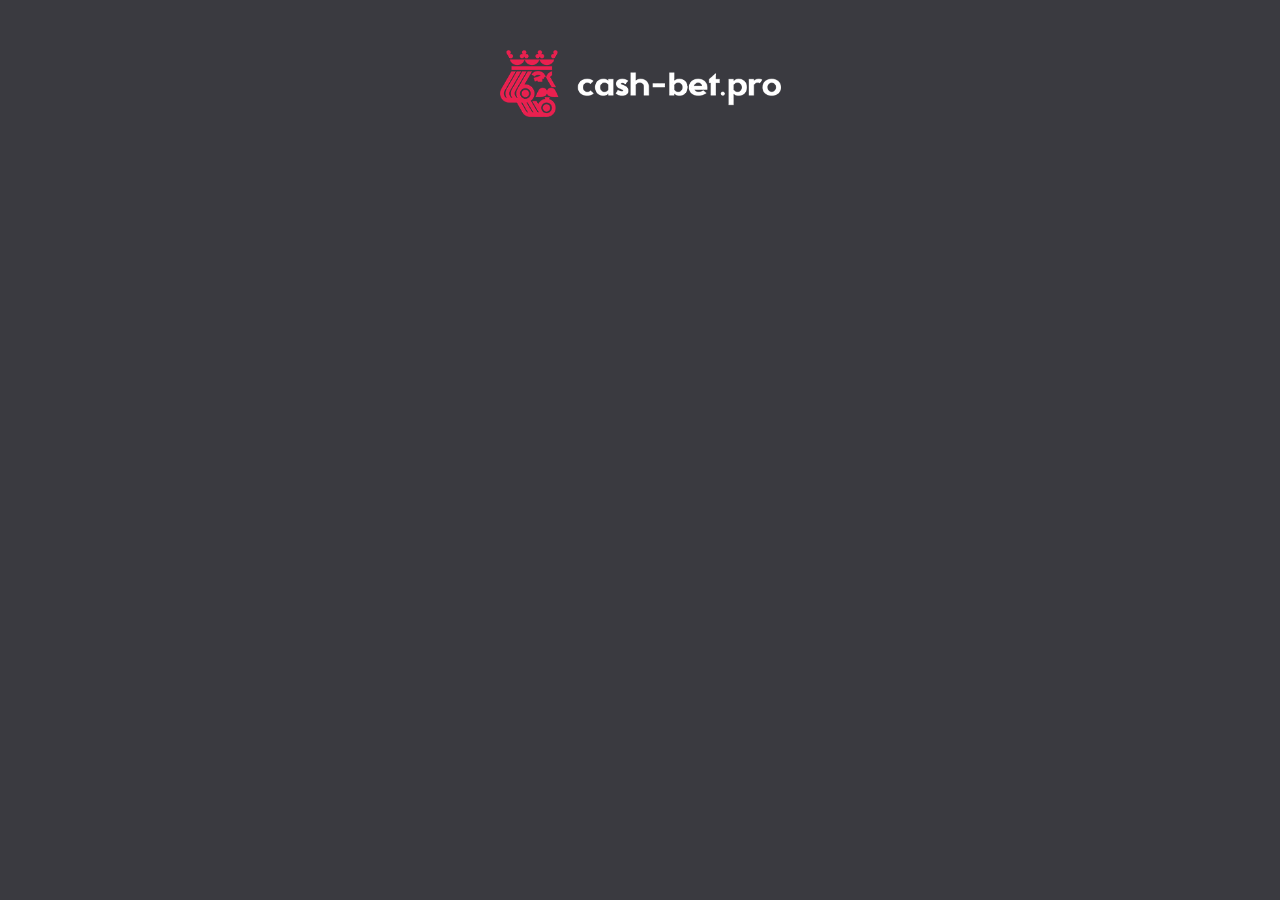
<file: cookie.html>
<!DOCTYPE html>
<html lang="ru">

<head>
    <title>Cash-bet-pro.com</title>
    <meta charset="utf-8">
    <meta name="viewport" content="width=device-width, initial-scale=1.0">
    <meta http-equiv="X-UA-Compatible" content="ie=edge">
    <meta name="apple-mobile-web-app-capable" content="yes">
    <meta name="apple-mobile-web-app-status-bar-style" content="black-translucent">
    <link rel="preconnect" href="https://fonts.googleapis.com">
    <link rel="preconnect" href="https://fonts.gstatic.com" crossorigin>
    <link href="https://fonts.googleapis.com/css2?family=Montserrat:wght@400;500;600;700;800&amp;display=swap" rel="stylesheet">
    <link rel="icon" type="image/png" href="assets/images/favicon.png">
    <link rel="stylesheet" href="assets/styles/index.css"><!-- Yandex.Metrika counter-->
    <script type="text/javascript">
        (function(m, e, t, r, i, k, a) {
            m[i] = m[i] || function() {
                (m[i].a = m[i].a || []).push(arguments)
            };
            m[i].l = 1 * new Date();
            k = e.createElement(t), a = e.getElementsByTagName(t)[0], k.async = 1, k.src = r, a.parentNode.insertBefore(k, a)
        })
        (window, document, "script", "https://mc.yandex.ru/metrika/tag.js", "ym");
        ym(85040194, "init", {
            clickmap: true,
            trackLinks: true,
            accurateTrackBounce: true,
            webvisor: true
        });
    </script><noscript>
        <div><img src="https://mc.yandex.ru/watch/85040194" style="position:absolute; left:-9999px;" alt="" /></div>
    </noscript><!-- /Yandex.Metrika counter-->
</head>

<body>
    <div class="preloader">
        <div class="preloader__row">
            <div class="preloader__item"></div>
            <div class="preloader__item"></div>
        </div>
    </div>
    <div class="_content"><a class="logo" href="index.html"><img class="logo__img" src="assets/images/logo.png" alt="" /></a></div>
    <script src="assets/scripts/libs/jquery-3.5.1.min.js"></script>
    <script src="assets/scripts/index.js"></script>
</body>

</html>
</file>
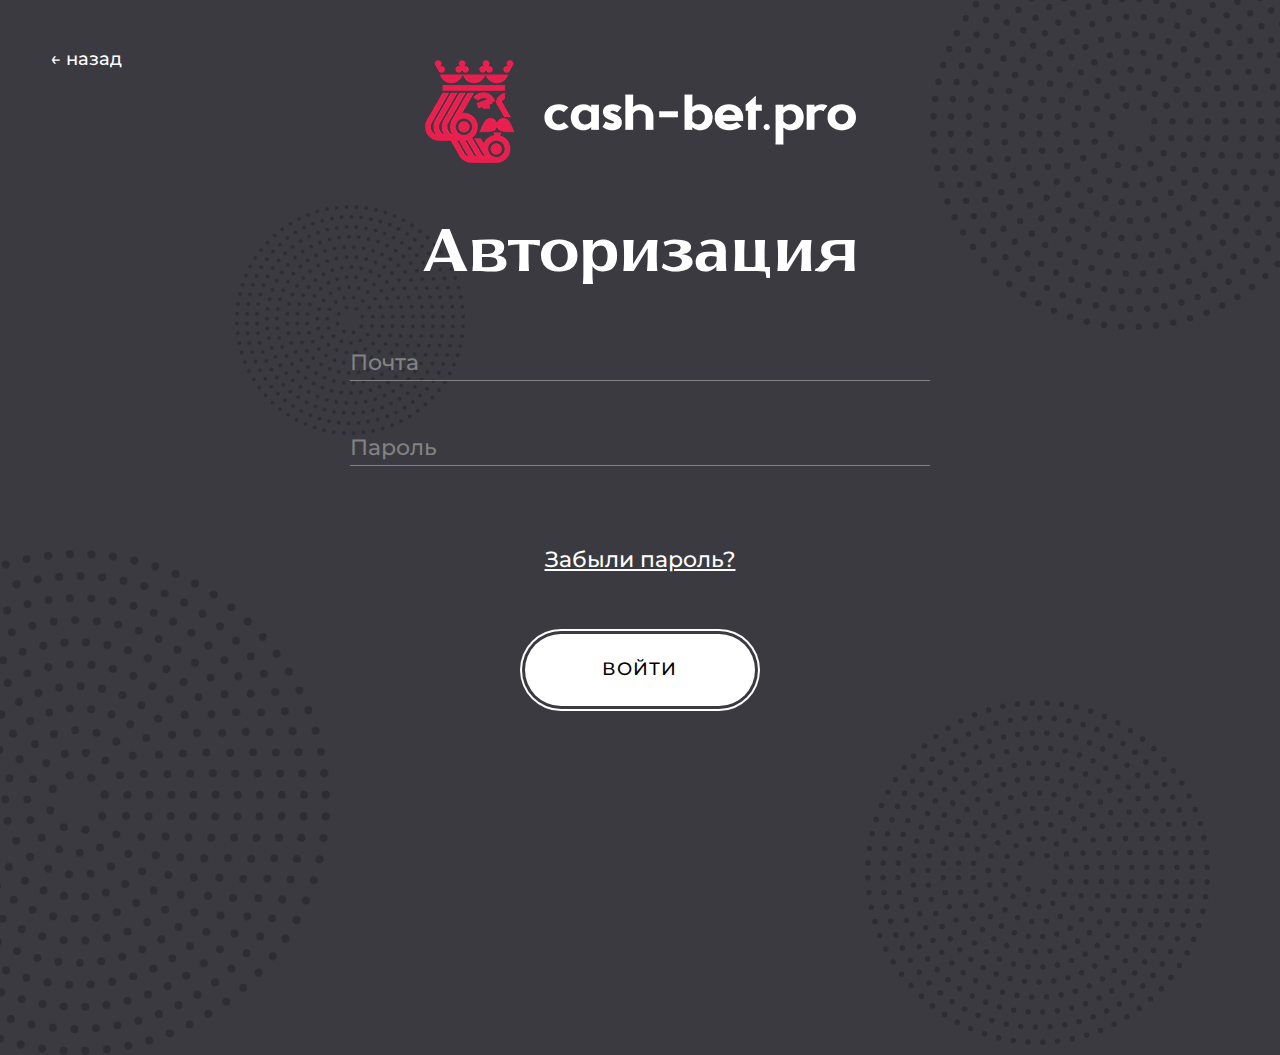
<file: login.html>
<!DOCTYPE html>
<html lang="ru">

<head>
    <title>Cash-bet-pro.com</title>
    <meta charset="utf-8">
    <meta name="viewport" content="width=device-width, initial-scale=1.0">
    <meta http-equiv="X-UA-Compatible" content="ie=edge">
    <meta name="apple-mobile-web-app-capable" content="yes">
    <meta name="apple-mobile-web-app-status-bar-style" content="black-translucent">
    <link rel="preconnect" href="https://fonts.googleapis.com">
    <link rel="preconnect" href="https://fonts.gstatic.com" crossorigin>
    <link href="https://fonts.googleapis.com/css2?family=Montserrat:wght@400;500;600;700;800&amp;display=swap" rel="stylesheet">
    <link rel="icon" type="image/png" href="assets/images/favicon.png">
    <link rel="stylesheet" href="assets/styles/index.css"><!-- Yandex.Metrika counter-->
    <script type="text/javascript">
        (function(m, e, t, r, i, k, a) {
            m[i] = m[i] || function() {
                (m[i].a = m[i].a || []).push(arguments)
            };
            m[i].l = 1 * new Date();
            k = e.createElement(t), a = e.getElementsByTagName(t)[0], k.async = 1, k.src = r, a.parentNode.insertBefore(k, a)
        })
        (window, document, "script", "https://mc.yandex.ru/metrika/tag.js", "ym");
        ym(85040194, "init", {
            clickmap: true,
            trackLinks: true,
            accurateTrackBounce: true,
            webvisor: true
        });
    </script><noscript>
        <div><img src="https://mc.yandex.ru/watch/85040194" style="position:absolute; left:-9999px;" alt="" /></div>
    </noscript><!-- /Yandex.Metrika counter-->
</head>

<body>
    <div class="preloader">
        <div class="preloader__row">
            <div class="preloader__item"></div>
            <div class="preloader__item"></div>
        </div>
    </div>
    <div class="wrap">
        <div class="login"><a class="logo login__logo" href="index.html"><img class="logo__img" src="assets/images/logo.png" alt="" /></a>
            <h2 class="login__title">Авторизация</h2>
            <form class="login__form" action="" method="post">
                <div class="login__field"><input class="login__input" type="text" name="email" placeholder=" " /><label class="login__label">Почта</label></div>
                <div class="login__field"><input class="login__input" type="password" name="password" placeholder=" " /><label class="login__label">Пароль</label></div><a class="login__recovery" href="">Забыли пароль?</a><button class="login__btn" type="button">войти</button>
            </form>
            <div class="recovery">
                <div class="recovery__container">
                    <h2 class="recovery__title">Введите логин или email</h2>
                    <form class="recovery__form" action="" method="post"><input class="recovery__input" type="text" name="login" placeholder="Логин или Email" /><button class="recovery__btn" type="submit">Восстановить</button></form>
                </div>
            </div>
        </div><a class="to-home" href="index.html">&#8592; назад</a><img class="circle-10" src="assets/images/circles/5.png" alt=""><img class="circle-11" src="assets/images/circles/5.png" alt=""><img class="circle-12" src="assets/images/circles/5.png" alt=""><img class="circle-13" src="assets/images/circles/5.png" alt="">
    </div>
    <script src="assets/scripts/libs/jquery-3.5.1.min.js"></script>
    <script src="assets/scripts/index.js"></script>
</body>

</html>
</file>
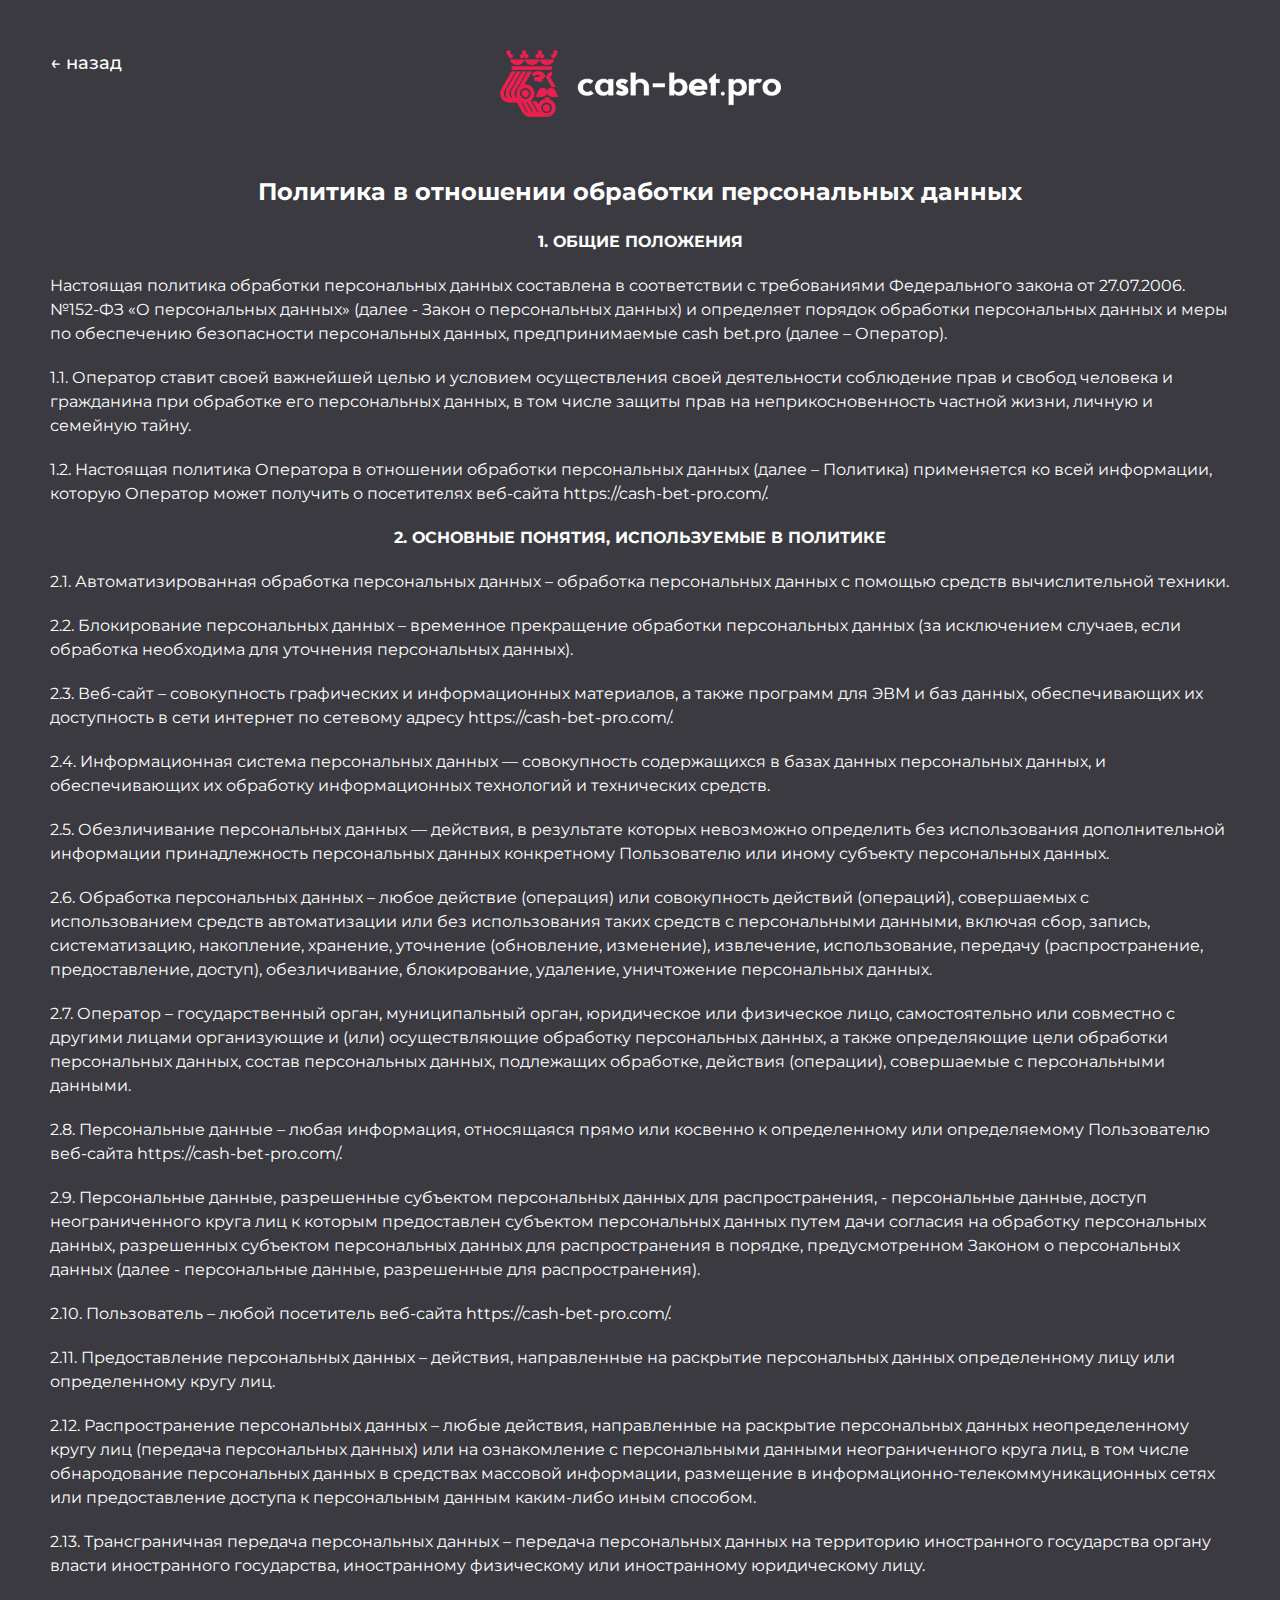
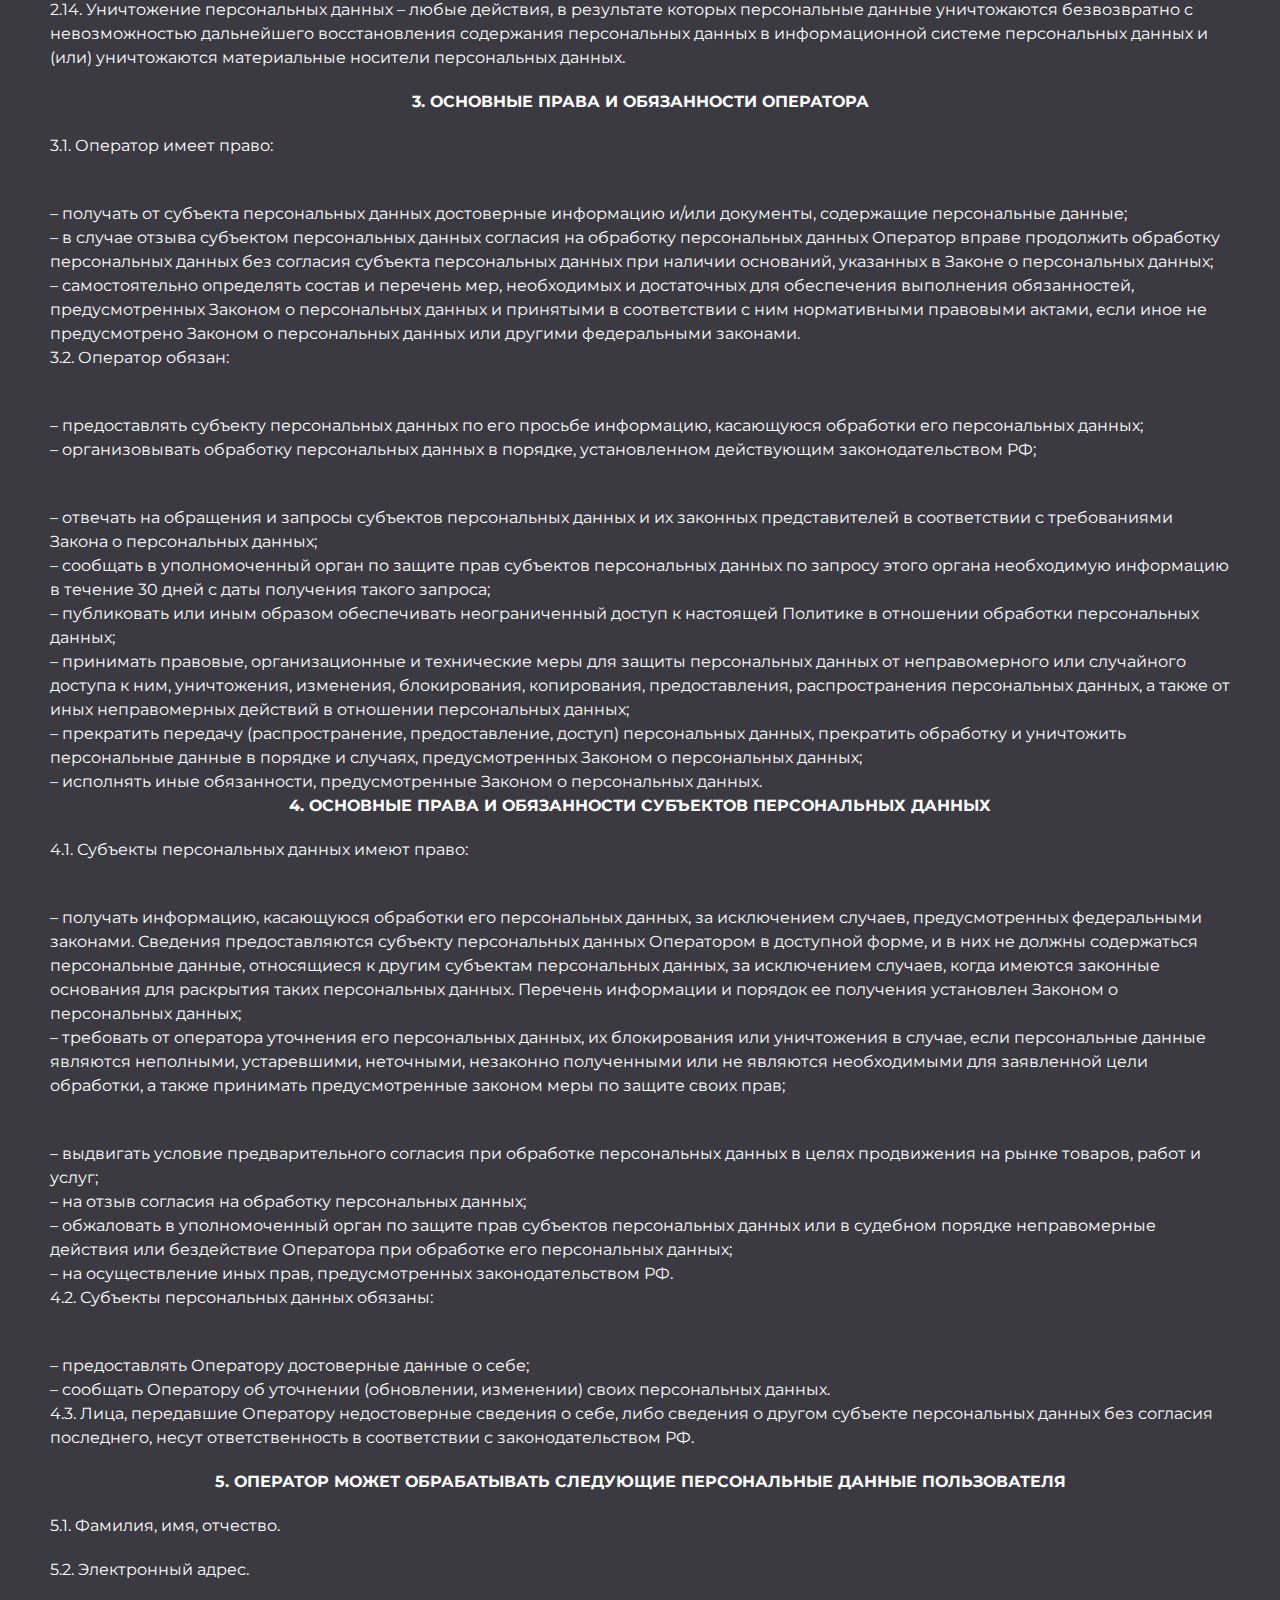
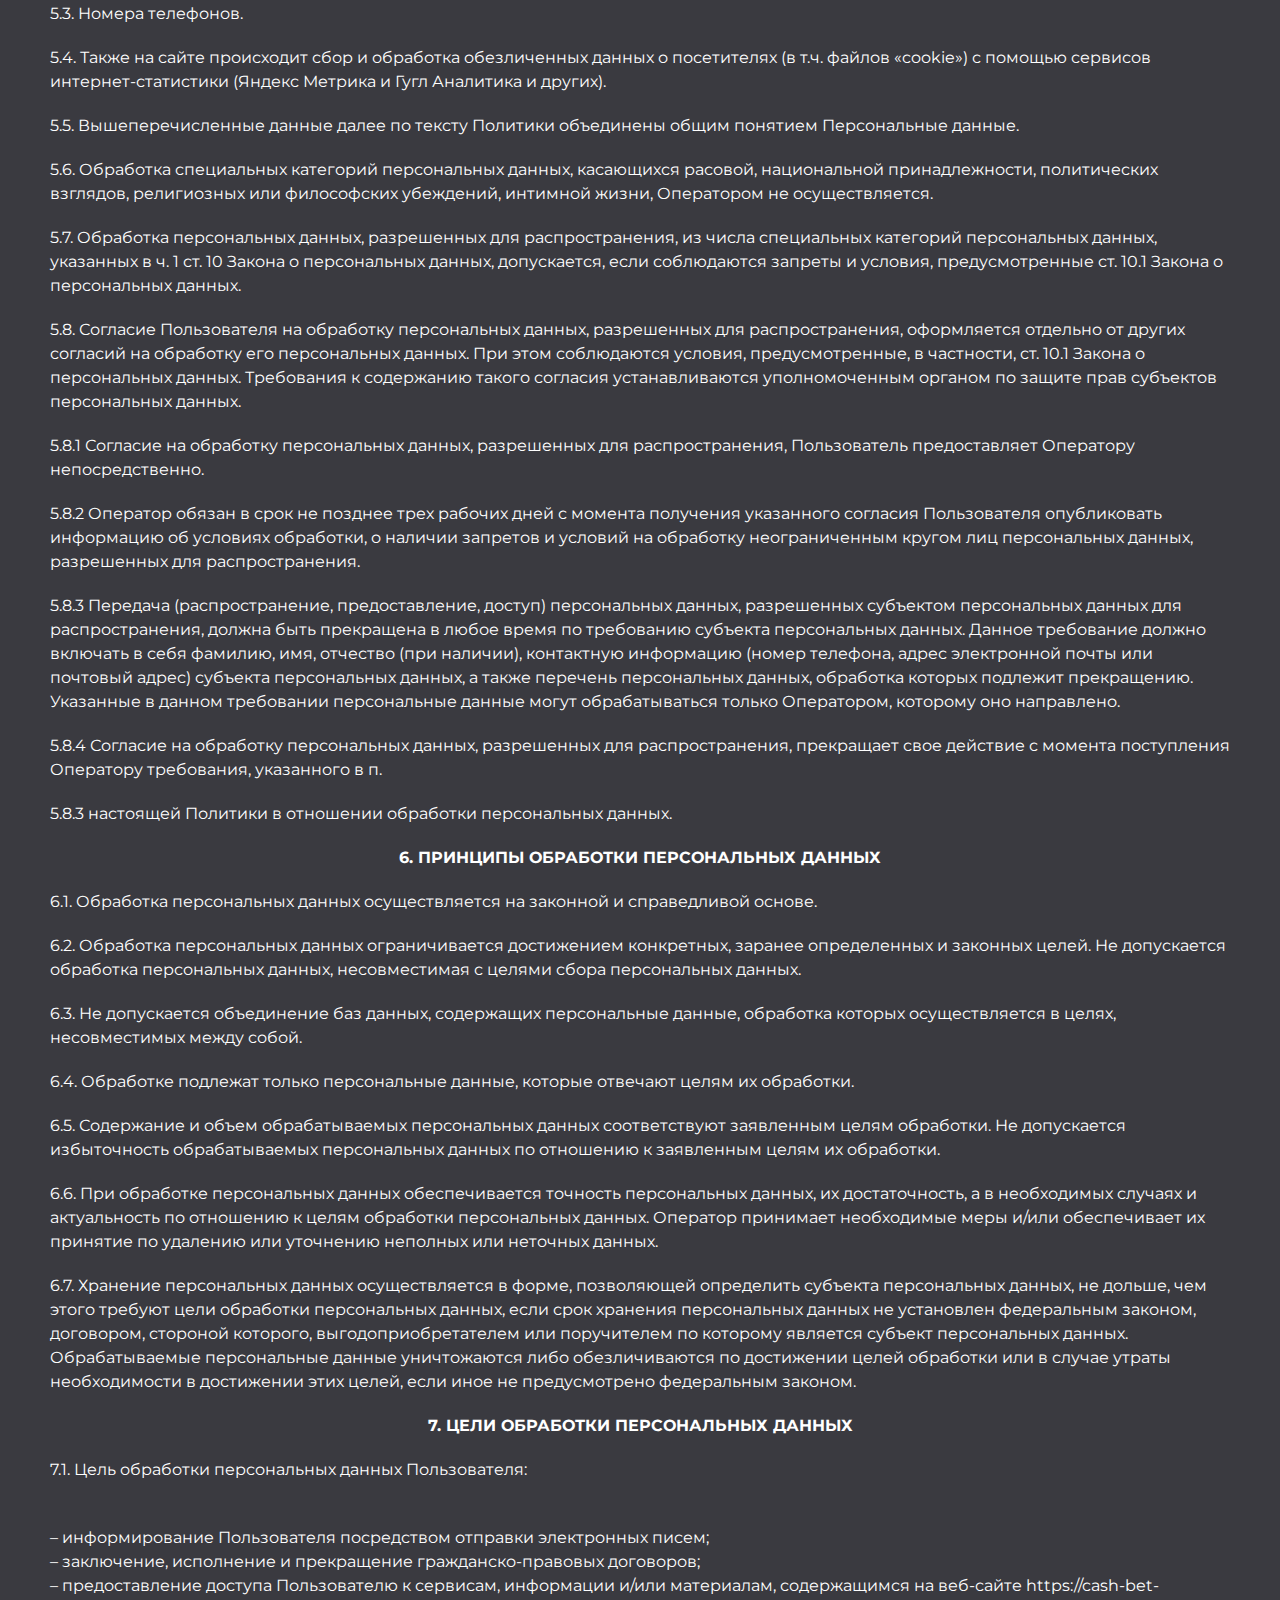
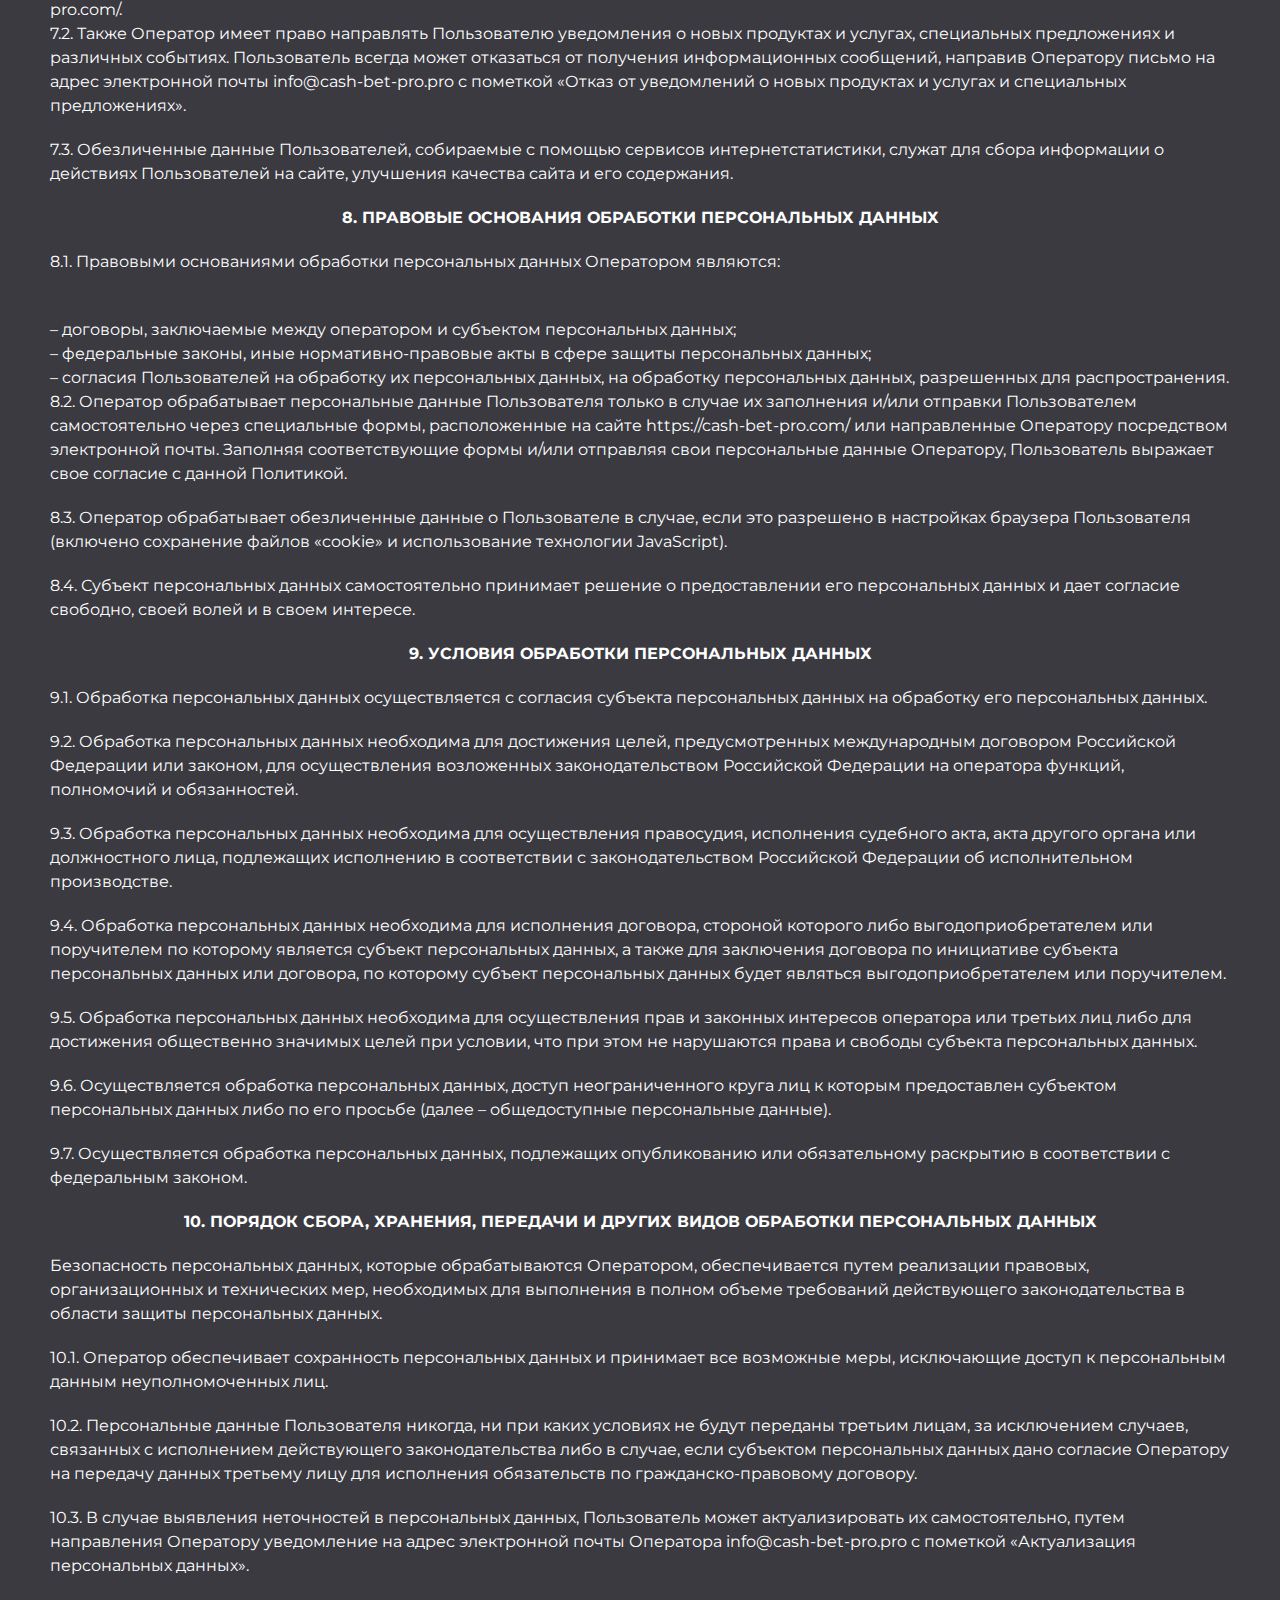
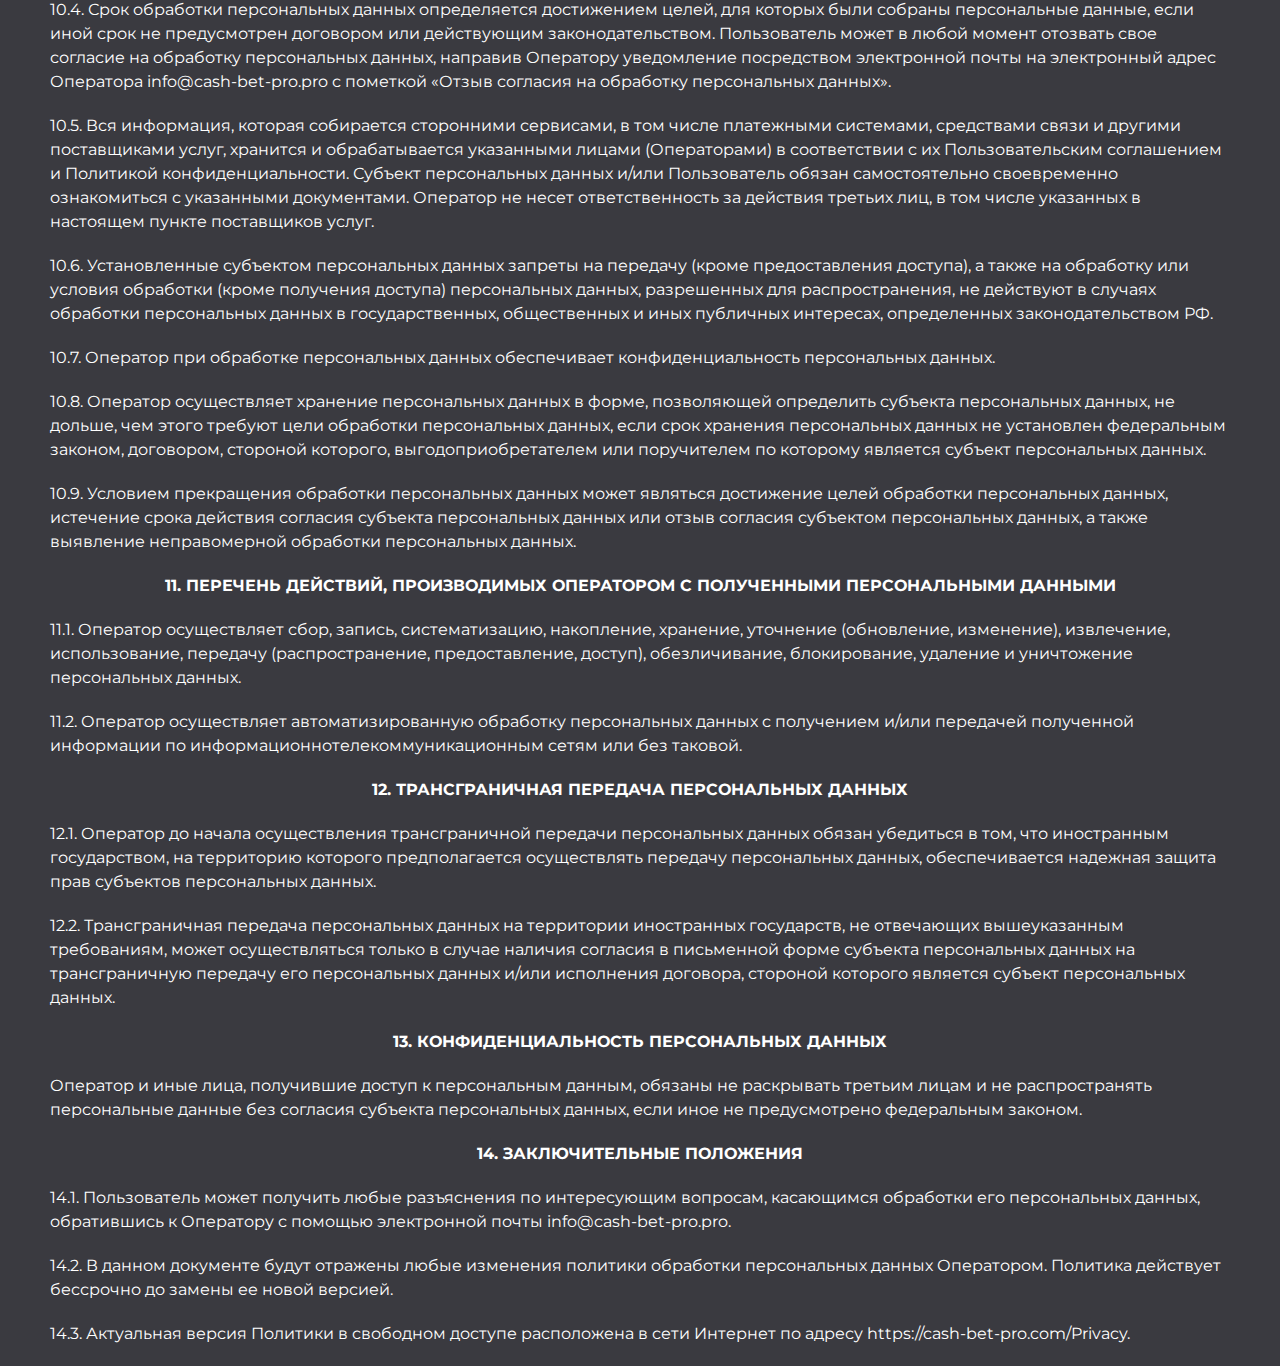
<file: policy.html>
<!DOCTYPE html>
<html lang="ru">

<head>
    <title>Cash-bet-pro.com</title>
    <meta charset="utf-8">
    <meta name="viewport" content="width=device-width, initial-scale=1.0">
    <meta http-equiv="X-UA-Compatible" content="ie=edge">
    <meta name="apple-mobile-web-app-capable" content="yes">
    <meta name="apple-mobile-web-app-status-bar-style" content="black-translucent">
    <link rel="preconnect" href="https://fonts.googleapis.com">
    <link rel="preconnect" href="https://fonts.gstatic.com" crossorigin>
    <link href="https://fonts.googleapis.com/css2?family=Montserrat:wght@400;500;600;700;800&amp;display=swap" rel="stylesheet">
    <link rel="icon" type="image/png" href="assets/images/favicon.png">
    <link rel="stylesheet" href="assets/styles/index.css"><!-- Yandex.Metrika counter-->
    <script type="text/javascript">
        (function(m, e, t, r, i, k, a) {
            m[i] = m[i] || function() {
                (m[i].a = m[i].a || []).push(arguments)
            };
            m[i].l = 1 * new Date();
            k = e.createElement(t), a = e.getElementsByTagName(t)[0], k.async = 1, k.src = r, a.parentNode.insertBefore(k, a)
        })
        (window, document, "script", "https://mc.yandex.ru/metrika/tag.js", "ym");
        ym(85040194, "init", {
            clickmap: true,
            trackLinks: true,
            accurateTrackBounce: true,
            webvisor: true
        });
    </script><noscript>
        <div><img src="https://mc.yandex.ru/watch/85040194" style="position:absolute; left:-9999px;" alt="" /></div>
    </noscript><!-- /Yandex.Metrika counter-->
</head>

<body>
    <div class="preloader">
        <div class="preloader__row">
            <div class="preloader__item"></div>
            <div class="preloader__item"></div>
        </div>
    </div>
    <div class="_content"><a class="logo" href="index.html"><img class="logo__img" src="assets/images/logo.png" alt="" /></a><a class="to-home" href="index.html">&#8592; назад</a>
        <h1>Политика в отношении обработки персональных данных</h1>
        <h2>1. ОБЩИЕ ПОЛОЖЕНИЯ</h2>
        <p>Настоящая политика обработки персональных данных составлена в соответствии с требованиями Федерального закона от 27.07.2006. №152-ФЗ «О персональных данных» (далее - Закон о персональных данных) и определяет порядок обработки персональных данных и меры по обеспечению безопасности персональных данных, предпринимаемые cash bet.pro (далее – Оператор).</p>
        <p>1.1. Оператор ставит своей важнейшей целью и условием осуществления своей деятельности соблюдение прав и свобод человека и гражданина при обработке его персональных данных, в том числе защиты прав на неприкосновенность частной жизни, личную и семейную тайну.</p>
        <p>1.2. Настоящая политика Оператора в отношении обработки персональных данных (далее – Политика) применяется ко всей информации, которую Оператор может получить о посетителях веб-сайта https://cash-bet-pro.com/.</p>
        <h2>2. ОСНОВНЫЕ ПОНЯТИЯ, ИСПОЛЬЗУЕМЫЕ В ПОЛИТИКЕ</h2>
        <p>2.1. Автоматизированная обработка персональных данных – обработка персональных данных с помощью средств вычислительной техники.</p>
        <p>2.2. Блокирование персональных данных – временное прекращение обработки персональных данных (за исключением случаев, если обработка необходима для уточнения персональных данных).</p>
        <p>2.3. Веб-сайт – совокупность графических и информационных материалов, а также программ для ЭВМ и баз данных, обеспечивающих их доступность в сети интернет по сетевому адресу https://cash-bet-pro.com/.</p>
        <p>2.4. Информационная система персональных данных — совокупность содержащихся в базах данных персональных данных, и обеспечивающих их обработку информационных технологий и технических средств.</p>
        <p>2.5. Обезличивание персональных данных — действия, в результате которых невозможно определить без использования дополнительной информации принадлежность персональных данных конкретному Пользователю или иному субъекту персональных данных.</p>
        <p>2.6. Обработка персональных данных – любое действие (операция) или совокупность действий (операций), совершаемых с использованием средств автоматизации или без использования таких средств с персональными данными, включая сбор, запись, систематизацию, накопление, хранение, уточнение (обновление, изменение), извлечение, использование, передачу (распространение, предоставление, доступ), обезличивание, блокирование, удаление, уничтожение персональных данных.</p>
        <p>2.7. Оператор – государственный орган, муниципальный орган, юридическое или физическое лицо, самостоятельно или совместно с другими лицами организующие и (или) осуществляющие обработку персональных данных, а также определяющие цели обработки персональных данных, состав персональных данных, подлежащих обработке, действия (операции), совершаемые с персональными данными.</p>
        <p>2.8. Персональные данные – любая информация, относящаяся прямо или косвенно к определенному или определяемому Пользователю веб-сайта https://cash-bet-pro.com/.</p>
        <p>2.9. Персональные данные, разрешенные субъектом персональных данных для распространения, - персональные данные, доступ неограниченного круга лиц к которым предоставлен субъектом персональных данных путем дачи согласия на обработку персональных данных, разрешенных субъектом персональных данных для распространения в порядке, предусмотренном Законом о персональных данных (далее - персональные данные, разрешенные для распространения).</p>
        <p>2.10. Пользователь – любой посетитель веб-сайта https://cash-bet-pro.com/.</p>
        <p>2.11. Предоставление персональных данных – действия, направленные на раскрытие персональных данных определенному лицу или определенному кругу лиц.</p>
        <p>2.12. Распространение персональных данных – любые действия, направленные на раскрытие персональных данных неопределенному кругу лиц (передача персональных данных) или на ознакомление с персональными данными неограниченного круга лиц, в том числе обнародование персональных данных в средствах массовой информации, размещение в информационно-телекоммуникационных сетях или предоставление доступа к персональным данным каким-либо иным способом.</p>
        <p>2.13. Трансграничная передача персональных данных – передача персональных данных на территорию иностранного государства органу власти иностранного государства, иностранному физическому или иностранному юридическому лицу.</p>
        <p>2.14. Уничтожение персональных данных – любые действия, в результате которых персональные данные уничтожаются безвозвратно с невозможностью дальнейшего восстановления содержания персональных данных в информационной системе персональных данных и (или) уничтожаются материальные носители персональных данных.</p>
        <h2>3. ОСНОВНЫЕ ПРАВА И ОБЯЗАННОСТИ ОПЕРАТОРА</h2>
        <p>3.1. Оператор имеет право:</p><br> – получать от субъекта персональных данных достоверные информацию и/или документы, содержащие персональные данные;
        <br> – в случае отзыва субъектом персональных данных согласия на обработку персональных данных Оператор вправе продолжить обработку персональных данных без согласия субъекта персональных данных при наличии оснований, указанных в Законе о персональных данных;
        <br> – самостоятельно определять состав и перечень мер, необходимых и достаточных для обеспечения выполнения обязанностей, предусмотренных Законом о персональных данных и принятыми в соответствии с ним нормативными правовыми актами, если иное не предусмотрено Законом о персональных данных или другими федеральными законами.<p>3.2. Оператор обязан:</p><br> – предоставлять субъекту персональных данных по его просьбе информацию, касающуюся обработки его персональных данных;<p>– организовывать обработку персональных данных в порядке, установленном действующим законодательством РФ;</p><br> – отвечать на обращения и запросы субъектов персональных данных и их законных представителей в соответствии с требованиями Закона о персональных данных;
        <br> – сообщать в уполномоченный орган по защите прав субъектов персональных данных по запросу этого органа необходимую информацию в течение 30 дней с даты получения такого запроса;
        <br> – публиковать или иным образом обеспечивать неограниченный доступ к настоящей Политике в отношении обработки персональных данных;
        <br> – принимать правовые, организационные и технические меры для защиты персональных данных от неправомерного или случайного доступа к ним, уничтожения, изменения, блокирования, копирования, предоставления, распространения персональных данных, а также от иных неправомерных действий в отношении персональных данных;
        <br> – прекратить передачу (распространение, предоставление, доступ) персональных данных, прекратить обработку и уничтожить персональные данные в порядке и случаях, предусмотренных Законом о персональных данных;
        <br> – исполнять иные обязанности, предусмотренные Законом о персональных данных.<h2>4. ОСНОВНЫЕ ПРАВА И ОБЯЗАННОСТИ СУБЪЕКТОВ ПЕРСОНАЛЬНЫХ ДАННЫХ</h2>
        <p>4.1. Субъекты персональных данных имеют право:</p><br> – получать информацию, касающуюся обработки его персональных данных, за исключением случаев, предусмотренных федеральными законами. Сведения предоставляются субъекту персональных данных Оператором в доступной форме, и в них не должны содержаться персональные данные, относящиеся к другим субъектам персональных данных, за исключением случаев, когда имеются законные основания для раскрытия таких персональных данных. Перечень информации и порядок ее получения установлен Законом о персональных данных;<p>– требовать от оператора уточнения его персональных данных, их блокирования или уничтожения в случае, если персональные данные являются неполными, устаревшими, неточными, незаконно полученными или не являются необходимыми для заявленной цели обработки, а также принимать предусмотренные законом меры по защите своих прав;</p><br> – выдвигать условие предварительного согласия при обработке персональных данных в целях продвижения на рынке товаров, работ и услуг;
        <br> – на отзыв согласия на обработку персональных данных;
        <br> – обжаловать в уполномоченный орган по защите прав субъектов персональных данных или в судебном порядке неправомерные действия или бездействие Оператора при обработке его персональных данных;
        <br> – на осуществление иных прав, предусмотренных законодательством РФ.<p>4.2. Субъекты персональных данных обязаны:</p><br> – предоставлять Оператору достоверные данные о себе;
        <br> – сообщать Оператору об уточнении (обновлении, изменении) своих персональных данных.<p>4.3. Лица, передавшие Оператору недостоверные сведения о себе, либо сведения о другом субъекте персональных данных без согласия последнего, несут ответственность в соответствии с законодательством РФ.</p>
        <h2>5. ОПЕРАТОР МОЖЕТ ОБРАБАТЫВАТЬ СЛЕДУЮЩИЕ ПЕРСОНАЛЬНЫЕ ДАННЫЕ ПОЛЬЗОВАТЕЛЯ</h2>
        <p>5.1. Фамилия, имя, отчество.</p>
        <p>5.2. Электронный адрес.</p>
        <p>5.3. Номера телефонов.</p>
        <p>5.4. Также на сайте происходит сбор и обработка обезличенных данных о посетителях (в т.ч. файлов «cookie») с помощью сервисов интернет-статистики (Яндекс Метрика и Гугл Аналитика и других).</p>
        <p>5.5. Вышеперечисленные данные далее по тексту Политики объединены общим понятием Персональные данные.</p>
        <p>5.6. Обработка специальных категорий персональных данных, касающихся расовой, национальной принадлежности, политических взглядов, религиозных или философских убеждений, интимной жизни, Оператором не осуществляется.</p>
        <p>5.7. Обработка персональных данных, разрешенных для распространения, из числа специальных категорий персональных данных, указанных в ч. 1 ст. 10 Закона о персональных данных, допускается, если соблюдаются запреты и условия, предусмотренные ст. 10.1 Закона о персональных данных.</p>
        <p>5.8. Согласие Пользователя на обработку персональных данных, разрешенных для распространения, оформляется отдельно от других согласий на обработку его персональных данных. При этом соблюдаются условия, предусмотренные, в частности, ст. 10.1 Закона о персональных данных. Требования к содержанию такого согласия устанавливаются уполномоченным органом по защите прав субъектов персональных данных.</p>
        <p>5.8.1 Согласие на обработку персональных данных, разрешенных для распространения, Пользователь предоставляет Оператору непосредственно.</p>
        <p>5.8.2 Оператор обязан в срок не позднее трех рабочих дней с момента получения указанного согласия Пользователя опубликовать информацию об условиях обработки, о наличии запретов и условий на обработку неограниченным кругом лиц персональных данных, разрешенных для распространения.</p>
        <p>5.8.3 Передача (распространение, предоставление, доступ) персональных данных, разрешенных субъектом персональных данных для распространения, должна быть прекращена в любое время по требованию субъекта персональных данных. Данное требование должно включать в себя фамилию, имя, отчество (при наличии), контактную информацию (номер телефона, адрес электронной почты или почтовый адрес) субъекта персональных данных, а также перечень персональных данных, обработка которых подлежит прекращению. Указанные в данном требовании персональные данные могут обрабатываться только Оператором, которому оно направлено.</p>
        <p>5.8.4 Согласие на обработку персональных данных, разрешенных для распространения, прекращает свое действие с момента поступления Оператору требования, указанного в п.</p>
        <p>5.8.3 настоящей Политики в отношении обработки персональных данных.</p>
        <h2>6. ПРИНЦИПЫ ОБРАБОТКИ ПЕРСОНАЛЬНЫХ ДАННЫХ</h2>
        <p>6.1. Обработка персональных данных осуществляется на законной и справедливой основе.</p>
        <p>6.2. Обработка персональных данных ограничивается достижением конкретных, заранее определенных и законных целей. Не допускается обработка персональных данных, несовместимая с целями сбора персональных данных.</p>
        <p>6.3. Не допускается объединение баз данных, содержащих персональные данные, обработка которых осуществляется в целях, несовместимых между собой.</p>
        <p>6.4. Обработке подлежат только персональные данные, которые отвечают целям их обработки.</p>
        <p>6.5. Содержание и объем обрабатываемых персональных данных соответствуют заявленным целям обработки. Не допускается избыточность обрабатываемых персональных данных по отношению к заявленным целям их обработки.</p>
        <p>6.6. При обработке персональных данных обеспечивается точность персональных данных, их достаточность, а в необходимых случаях и актуальность по отношению к целям обработки персональных данных. Оператор принимает необходимые меры и/или обеспечивает их принятие по удалению или уточнению неполных или неточных данных.</p>
        <p>6.7. Хранение персональных данных осуществляется в форме, позволяющей определить субъекта персональных данных, не дольше, чем этого требуют цели обработки персональных данных, если срок хранения персональных данных не установлен федеральным законом, договором, стороной которого, выгодоприобретателем или поручителем по которому является субъект персональных данных. Обрабатываемые персональные данные уничтожаются либо обезличиваются по достижении целей обработки или в случае утраты необходимости в достижении этих целей, если иное не предусмотрено федеральным законом.</p>
        <h2>7. ЦЕЛИ ОБРАБОТКИ ПЕРСОНАЛЬНЫХ ДАННЫХ</h2>
        <p>7.1. Цель обработки персональных данных Пользователя:</p><br> – информирование Пользователя посредством отправки электронных писем;
        <br> – заключение, исполнение и прекращение гражданско-правовых договоров;
        <br> – предоставление доступа Пользователю к сервисам, информации и/или материалам, содержащимся на веб-сайте https://cash-bet-pro.com/.<p>7.2. Также Оператор имеет право направлять Пользователю уведомления о новых продуктах и услугах, специальных предложениях и различных событиях. Пользователь всегда может отказаться от получения информационных сообщений, направив Оператору письмо на адрес электронной почты info@cash-bet-pro.pro с пометкой «Отказ от уведомлений о новых продуктах и услугах и специальных предложениях».</p>
        <p>7.3. Обезличенные данные Пользователей, собираемые с помощью сервисов интернетстатистики, служат для сбора информации о действиях Пользователей на сайте, улучшения качества сайта и его содержания.</p>
        <h2>8. ПРАВОВЫЕ ОСНОВАНИЯ ОБРАБОТКИ ПЕРСОНАЛЬНЫХ ДАННЫХ</h2>
        <p>8.1. Правовыми основаниями обработки персональных данных Оператором являются:</p><br> – договоры, заключаемые между оператором и субъектом персональных данных;
        <br> – федеральные законы, иные нормативно-правовые акты в сфере защиты персональных данных;
        <br> – согласия Пользователей на обработку их персональных данных, на обработку персональных данных, разрешенных для распространения.<p>8.2. Оператор обрабатывает персональные данные Пользователя только в случае их заполнения и/или отправки Пользователем самостоятельно через специальные формы, расположенные на сайте https://cash-bet-pro.com/ или направленные Оператору посредством электронной почты. Заполняя соответствующие формы и/или отправляя свои персональные данные Оператору, Пользователь выражает свое согласие с данной Политикой.</p>
        <p>8.3. Оператор обрабатывает обезличенные данные о Пользователе в случае, если это разрешено в настройках браузера Пользователя (включено сохранение файлов «cookie» и использование технологии JavaScript).</p>
        <p>8.4. Субъект персональных данных самостоятельно принимает решение о предоставлении его персональных данных и дает согласие свободно, своей волей и в своем интересе.</p>
        <h2>9. УСЛОВИЯ ОБРАБОТКИ ПЕРСОНАЛЬНЫХ ДАННЫХ</h2>
        <p>9.1. Обработка персональных данных осуществляется с согласия субъекта персональных данных на обработку его персональных данных.</p>
        <p>9.2. Обработка персональных данных необходима для достижения целей, предусмотренных международным договором Российской Федерации или законом, для осуществления возложенных законодательством Российской Федерации на оператора функций, полномочий и обязанностей.</p>
        <p>9.3. Обработка персональных данных необходима для осуществления правосудия, исполнения судебного акта, акта другого органа или должностного лица, подлежащих исполнению в соответствии с законодательством Российской Федерации об исполнительном производстве.</p>
        <p>9.4. Обработка персональных данных необходима для исполнения договора, стороной которого либо выгодоприобретателем или поручителем по которому является субъект персональных данных, а также для заключения договора по инициативе субъекта персональных данных или договора, по которому субъект персональных данных будет являться выгодоприобретателем или поручителем.</p>
        <p>9.5. Обработка персональных данных необходима для осуществления прав и законных интересов оператора или третьих лиц либо для достижения общественно значимых целей при условии, что при этом не нарушаются права и свободы субъекта персональных данных.</p>
        <p>9.6. Осуществляется обработка персональных данных, доступ неограниченного круга лиц к которым предоставлен субъектом персональных данных либо по его просьбе (далее – общедоступные персональные данные).</p>
        <p>9.7. Осуществляется обработка персональных данных, подлежащих опубликованию или обязательному раскрытию в соответствии с федеральным законом.</p>
        <h2>10. ПОРЯДОК СБОРА, ХРАНЕНИЯ, ПЕРЕДАЧИ И ДРУГИХ ВИДОВ ОБРАБОТКИ ПЕРСОНАЛЬНЫХ ДАННЫХ</h2>
        <p>Безопасность персональных данных, которые обрабатываются Оператором, обеспечивается путем реализации правовых, организационных и технических мер, необходимых для выполнения в полном объеме требований действующего законодательства в области защиты персональных данных.</p>
        <p>10.1. Оператор обеспечивает сохранность персональных данных и принимает все возможные меры, исключающие доступ к персональным данным неуполномоченных лиц.</p>
        <p>10.2. Персональные данные Пользователя никогда, ни при каких условиях не будут переданы третьим лицам, за исключением случаев, связанных с исполнением действующего законодательства либо в случае, если субъектом персональных данных дано согласие Оператору на передачу данных третьему лицу для исполнения обязательств по гражданско-правовому договору.</p>
        <p>10.3. В случае выявления неточностей в персональных данных, Пользователь может актуализировать их самостоятельно, путем направления Оператору уведомление на адрес электронной почты Оператора info@cash-bet-pro.pro с пометкой «Актуализация персональных данных».</p>
        <p>10.4. Срок обработки персональных данных определяется достижением целей, для которых были собраны персональные данные, если иной срок не предусмотрен договором или действующим законодательством. Пользователь может в любой момент отозвать свое согласие на обработку персональных данных, направив Оператору уведомление посредством электронной почты на электронный адрес Оператора info@cash-bet-pro.pro с пометкой «Отзыв согласия на обработку персональных данных».</p>
        <p>10.5. Вся информация, которая собирается сторонними сервисами, в том числе платежными системами, средствами связи и другими поставщиками услуг, хранится и обрабатывается указанными лицами (Операторами) в соответствии с их Пользовательским соглашением и Политикой конфиденциальности. Субъект персональных данных и/или Пользователь обязан самостоятельно своевременно ознакомиться с указанными документами. Оператор не несет ответственность за действия третьих лиц, в том числе указанных в настоящем пункте поставщиков услуг.</p>
        <p>10.6. Установленные субъектом персональных данных запреты на передачу (кроме предоставления доступа), а также на обработку или условия обработки (кроме получения доступа) персональных данных, разрешенных для распространения, не действуют в случаях обработки персональных данных в государственных, общественных и иных публичных интересах, определенных законодательством РФ.</p>
        <p>10.7. Оператор при обработке персональных данных обеспечивает конфиденциальность персональных данных.</p>
        <p>10.8. Оператор осуществляет хранение персональных данных в форме, позволяющей определить субъекта персональных данных, не дольше, чем этого требуют цели обработки персональных данных, если срок хранения персональных данных не установлен федеральным законом, договором, стороной которого, выгодоприобретателем или поручителем по которому является субъект персональных данных.</p>
        <p>10.9. Условием прекращения обработки персональных данных может являться достижение целей обработки персональных данных, истечение срока действия согласия субъекта персональных данных или отзыв согласия субъектом персональных данных, а также выявление неправомерной обработки персональных данных.</p>
        <h2>11. ПЕРЕЧЕНЬ ДЕЙСТВИЙ, ПРОИЗВОДИМЫХ ОПЕРАТОРОМ С ПОЛУЧЕННЫМИ ПЕРСОНАЛЬНЫМИ ДАННЫМИ</h2>
        <p>11.1. Оператор осуществляет сбор, запись, систематизацию, накопление, хранение, уточнение (обновление, изменение), извлечение, использование, передачу (распространение, предоставление, доступ), обезличивание, блокирование, удаление и уничтожение персональных данных.</p>
        <p>11.2. Оператор осуществляет автоматизированную обработку персональных данных с получением и/или передачей полученной информации по информационнотелекоммуникационным сетям или без таковой.</p>
        <h2>12. ТРАНСГРАНИЧНАЯ ПЕРЕДАЧА ПЕРСОНАЛЬНЫХ ДАННЫХ</h2>
        <p>12.1. Оператор до начала осуществления трансграничной передачи персональных данных обязан убедиться в том, что иностранным государством, на территорию которого предполагается осуществлять передачу персональных данных, обеспечивается надежная защита прав субъектов персональных данных.</p>
        <p>12.2. Трансграничная передача персональных данных на территории иностранных государств, не отвечающих вышеуказанным требованиям, может осуществляться только в случае наличия согласия в письменной форме субъекта персональных данных на трансграничную передачу его персональных данных и/или исполнения договора, стороной которого является субъект персональных данных.</p>
        <h2>13. КОНФИДЕНЦИАЛЬНОСТЬ ПЕРСОНАЛЬНЫХ ДАННЫХ</h2>
        <p>Оператор и иные лица, получившие доступ к персональным данным, обязаны не раскрывать третьим лицам и не распространять персональные данные без согласия субъекта персональных данных, если иное не предусмотрено федеральным законом.</p>
        <h2>14. ЗАКЛЮЧИТЕЛЬНЫЕ ПОЛОЖЕНИЯ</h2>
        <p>14.1. Пользователь может получить любые разъяснения по интересующим вопросам, касающимся обработки его персональных данных, обратившись к Оператору с помощью электронной почты info@cash-bet-pro.pro.</p>
        <p>14.2. В данном документе будут отражены любые изменения политики обработки персональных данных Оператором. Политика действует бессрочно до замены ее новой версией.</p>
        <p>14.3. Актуальная версия Политики в свободном доступе расположена в сети Интернет по адресу https://cash-bet-pro.com/Privacy.</p>
    </div>
    <script src="assets/scripts/libs/jquery-3.5.1.min.js"></script>
    <script src="assets/scripts/index.js"></script>
</body>

</html>
</file>
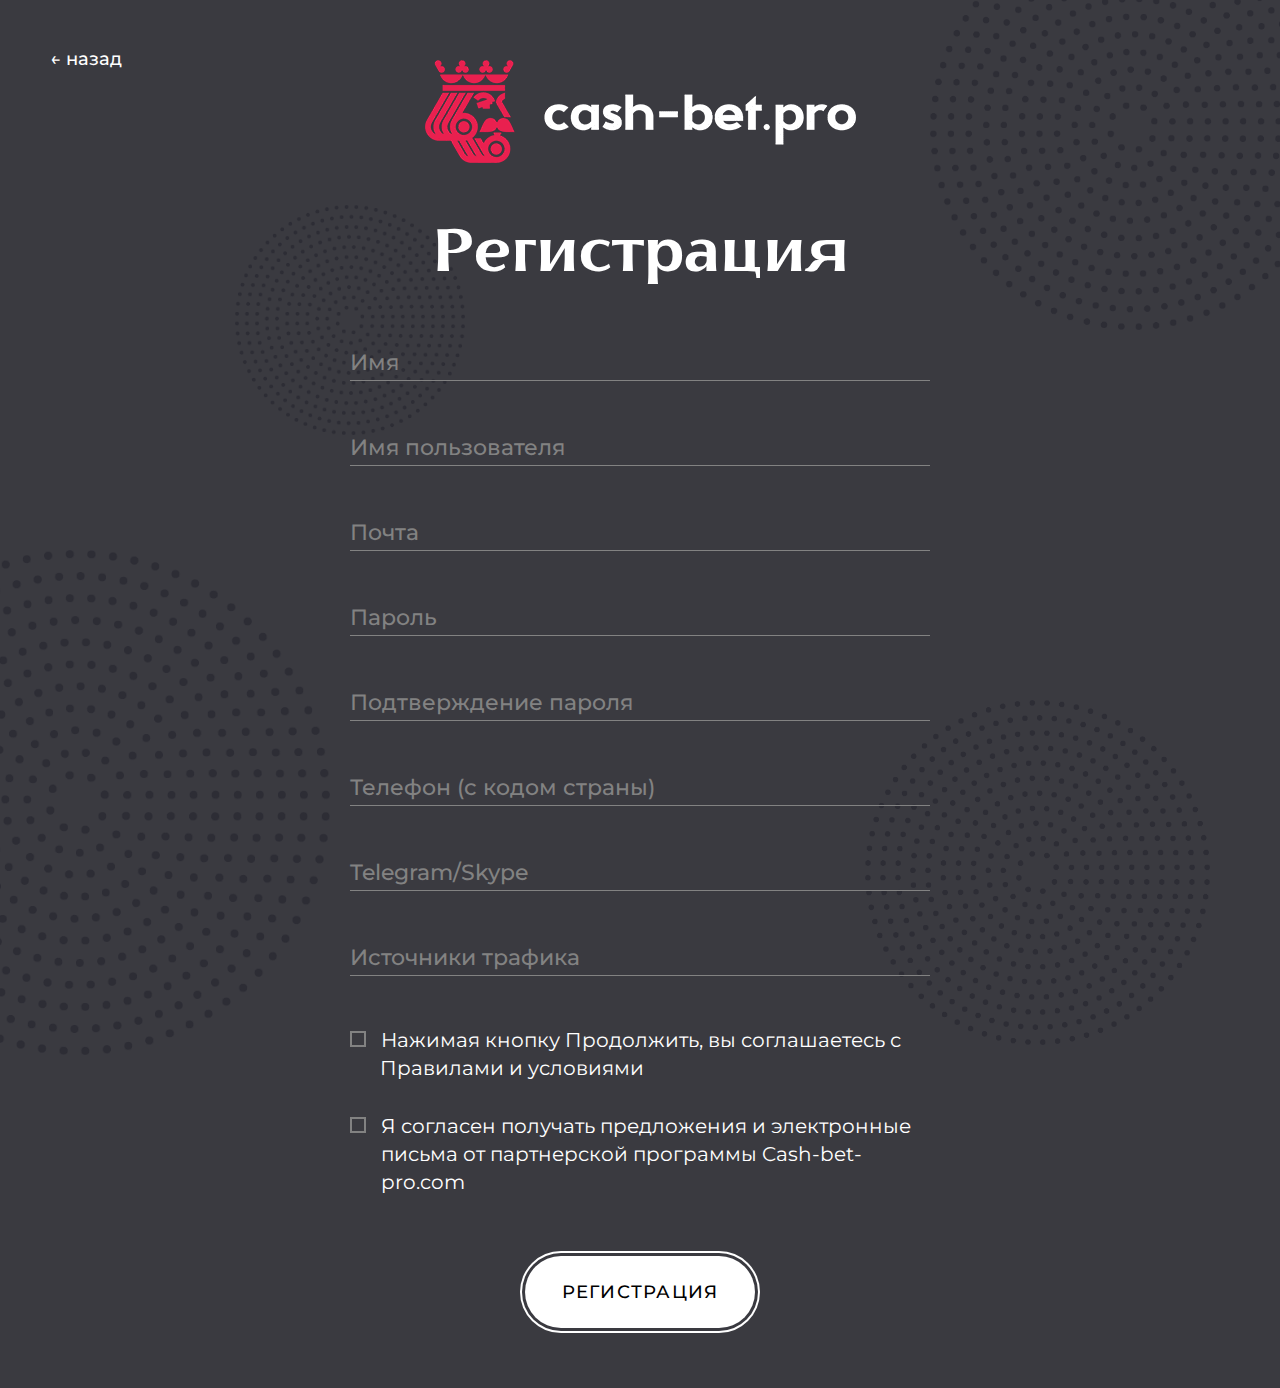
<file: reg.html>
<!DOCTYPE html>
<html lang="ru">

<head>
    <title>Cash-bet-pro.com</title>
    <meta charset="utf-8">
    <meta name="viewport" content="width=device-width, initial-scale=1.0">
    <meta http-equiv="X-UA-Compatible" content="ie=edge">
    <meta name="apple-mobile-web-app-capable" content="yes">
    <meta name="apple-mobile-web-app-status-bar-style" content="black-translucent">
    <link rel="preconnect" href="https://fonts.googleapis.com">
    <link rel="preconnect" href="https://fonts.gstatic.com" crossorigin>
    <link href="https://fonts.googleapis.com/css2?family=Montserrat:wght@400;500;600;700;800&amp;display=swap" rel="stylesheet">
    <link rel="icon" type="image/png" href="assets/images/favicon.png">
    <link rel="stylesheet" href="assets/styles/index.css"><!-- Yandex.Metrika counter-->
    <script type="text/javascript">
        (function(m, e, t, r, i, k, a) {
            m[i] = m[i] || function() {
                (m[i].a = m[i].a || []).push(arguments)
            };
            m[i].l = 1 * new Date();
            k = e.createElement(t), a = e.getElementsByTagName(t)[0], k.async = 1, k.src = r, a.parentNode.insertBefore(k, a)
        })
        (window, document, "script", "https://mc.yandex.ru/metrika/tag.js", "ym");
        ym(85040194, "init", {
            clickmap: true,
            trackLinks: true,
            accurateTrackBounce: true,
            webvisor: true
        });
    </script><noscript>
        <div><img src="https://mc.yandex.ru/watch/85040194" style="position:absolute; left:-9999px;" alt="" /></div>
    </noscript><!-- /Yandex.Metrika counter-->
</head>

<body>
    <div class="preloader">
        <div class="preloader__row">
            <div class="preloader__item"></div>
            <div class="preloader__item"></div>
        </div>
    </div>
    <div class="wrap">
        <div class="registration"><a class="logo registration__logo" href="index.html"><img class="logo__img" src="assets/images/logo.png" alt="" /></a>
            <h2 class="registration__title">Регистрация</h2>
            <form class="registration__form" action="" method="post">
                <div class="registration__field"><input class="registration__input" type="text" name="login" placeholder=" " /><label class="registration__label">Имя</label></div>
                <div class="registration__field"><input class="registration__input" type="text" name="username" placeholder=" " /><label class="registration__label">Имя пользователя</label></div>
                <div class="registration__field"><input class="registration__input" type="text" name="email" placeholder=" " /><label class="registration__label">Почта</label></div>
                <div class="registration__field"><input class="registration__input" type="password" name="password" placeholder=" " /><label class="registration__label">Пароль</label></div>
                <div class="registration__field"><input class="registration__input" type="password" name="password2" placeholder=" " /><label class="registration__label">Подтверждение пароля</label></div>
                <div class="registration__field"><input class="registration__input" type="text" name="phone" placeholder=" " /><label class="registration__label">Телефон (с кодом страны)</label></div>
                <div class="registration__field"><input class="registration__input" type="text" name="contacts" placeholder=" " /><label class="registration__label">Telegram/Skype</label></div>
                <div class="registration__field"><input class="registration__input" type="text" name="url" placeholder="URL с https:// или http://" /><label class="registration__label">Источники трафика</label></div>
                <div class="checkbox"><input class="checkbox__input" type="checkbox" id="agree" /><label class="checkbox__label" for="agree">Нажимая кнопку Продолжить, вы соглашаетесь с </label><a class="checkbox__link" href="terms.html">Правилами и условиями</a></div>
                <div class="checkbox"><input class="checkbox__input" type="checkbox" id="subscribe" /><label class="checkbox__label" for="subscribe">Я согласен получать предложения и электронные письма от партнерской программы Cash-bet-pro.com</label></div><button class="registration__btn" type="button">регистрация</button>
            </form>
        </div><a class="to-home" href="index.html">&#8592; назад</a><img class="circle-10" src="assets/images/circles/5.png" alt=""><img class="circle-11" src="assets/images/circles/5.png" alt=""><img class="circle-12" src="assets/images/circles/5.png" alt=""><img class="circle-13" src="assets/images/circles/5.png" alt="">
    </div>
    <div class="success">
        <div class="success__container">
            <h3 class="success__title">Готово!</h3>
            <div class="success__text">Ваша заявка отправлена, с вами свяжется менеджер для активации учетной записи</div><button class="success__btn" type="button">понятно</button>
        </div>
    </div>
    <script src="assets/scripts/libs/jquery-3.5.1.min.js"></script>
    <script src="assets/scripts/index.js"></script>
</body>

</html>
</file>
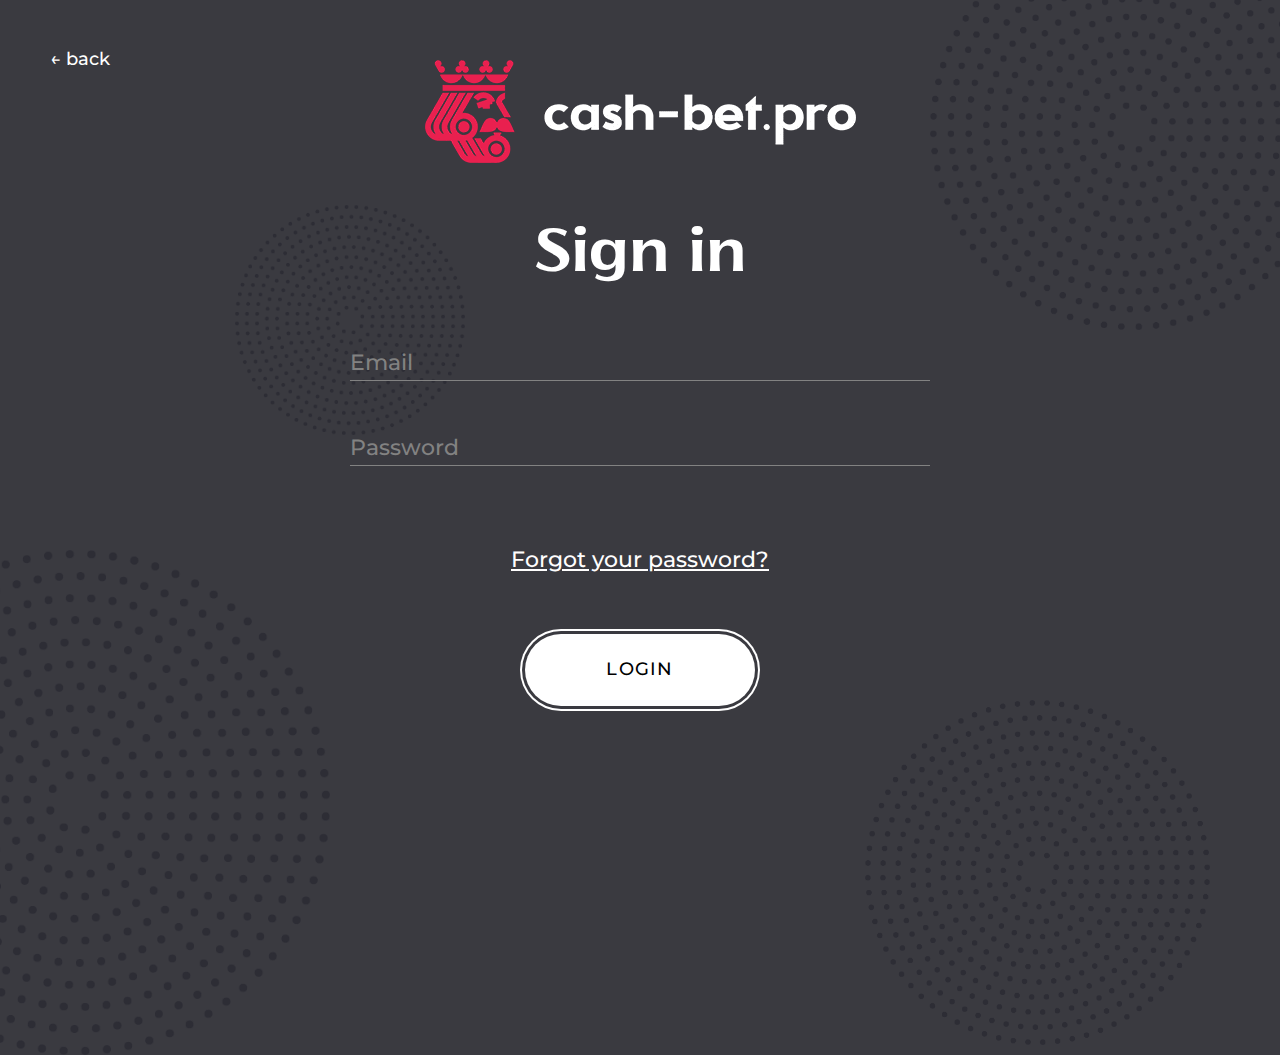
<file: en/login.html>
<!DOCTYPE html>
<html lang="ru">

<head>
    <title>Cash-bet-pro.com</title>
    <meta charset="utf-8">
    <meta name="viewport" content="width=device-width, initial-scale=1.0">
    <meta http-equiv="X-UA-Compatible" content="ie=edge">
    <meta name="apple-mobile-web-app-capable" content="yes">
    <meta name="apple-mobile-web-app-status-bar-style" content="black-translucent">
    <link rel="icon" type="image/png" href="../assets/images/favicon.png">
    <link rel="preconnect" href="https://fonts.googleapis.com">
    <link rel="preconnect" href="https://fonts.gstatic.com" crossorigin>
    <link href="https://fonts.googleapis.com/css2?family=Montserrat:wght@400;500;600;700;800&amp;display=swap" rel="stylesheet">
    <link rel="stylesheet" href="../assets/styles/index.css">
    <!-- Yandex.Metrika counter-->
    <script type="text/javascript">
        (function(m, e, t, r, i, k, a) {
            m[i] = m[i] || function() {
                (m[i].a = m[i].a || []).push(arguments)
            };
            m[i].l = 1 * new Date();
            k = e.createElement(t), a = e.getElementsByTagName(t)[0], k.async = 1, k.src = r, a.parentNode.insertBefore(k, a)
        })
        (window, document, "script", "https://mc.yandex.ru/metrika/tag.js", "ym");
        ym(85040194, "init", {
            clickmap: true,
            trackLinks: true,
            accurateTrackBounce: true,
            webvisor: true
        });
    </script><noscript>
        <div><img src="https://mc.yandex.ru/watch/85040194" style="position:absolute; left:-9999px;" alt="" /></div>
    </noscript><!-- /Yandex.Metrika counter-->
</head>

<body>
    <div class="preloader">
        <div class="preloader__row">
            <div class="preloader__item"></div>
            <div class="preloader__item"></div>
        </div>
    </div>
    <div class="bg-login">
        <div class="login">
            <a class="logo login__logo" href="index.html"><img class="logo__img" src="../assets/images/logo.png" alt="" /></a>
            <h2 class="login__title">Sign in</h2>
            <form class="login__form" action="" method="post">
                <div class="login__field"><input class="login__input" type="text" name="email" placeholder=" " /><label class="login__label">Email</label></div>
                <div class="login__field"><input class="login__input" type="password" name="password" placeholder=" " /><label class="login__label">Password</label></div><a class="login__recovery" href="">Forgot your password?</a><button class="login__btn" type="button">login</button>
            </form>
            <div class="recovery">
                <div class="recovery__container">
                    <h2 class="recovery__title">Enter your login or email</h2>
                    <form class="recovery__form" action="" method="post"><input class="recovery__input" type="text" name="login" placeholder="Login or Email" /><button class="recovery__btn" type="submit">Send</button></form>
                </div>
            </div>
        </div>
        <a class="to-home" href="index.html">&#8592; back</a>
        <img class="circle-10" src="../assets/images/circles/5.png" alt="">
        <img class="circle-11" src="../assets/images/circles/5.png" alt="">
        <img class="circle-12" src="../assets/images/circles/5.png" alt="">
        <img class="circle-13" src="../assets/images/circles/5.png" alt="">
    </div>
    <script src="../assets/scripts/libs/jquery-3.5.1.min.js"></script>
    <script src="../assets/scripts/index.js"></script>
</body>

</html>
</file>
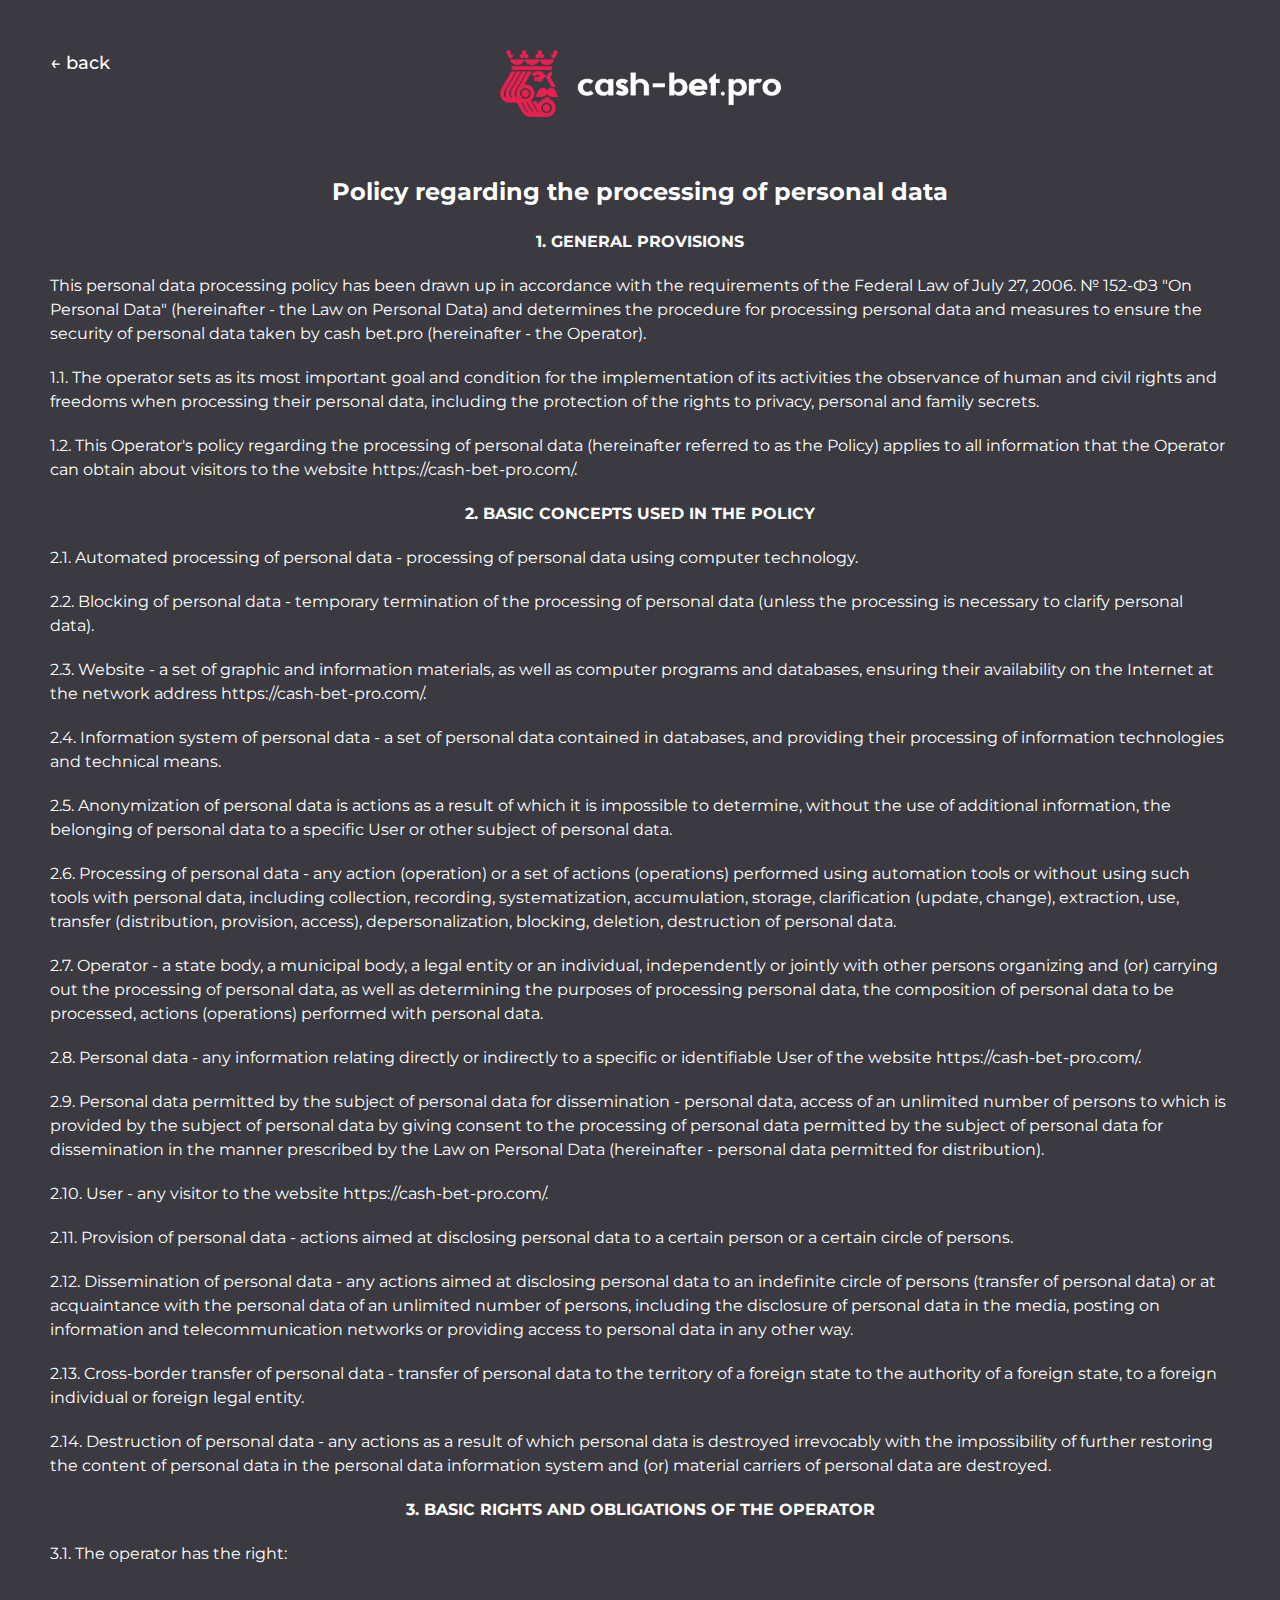
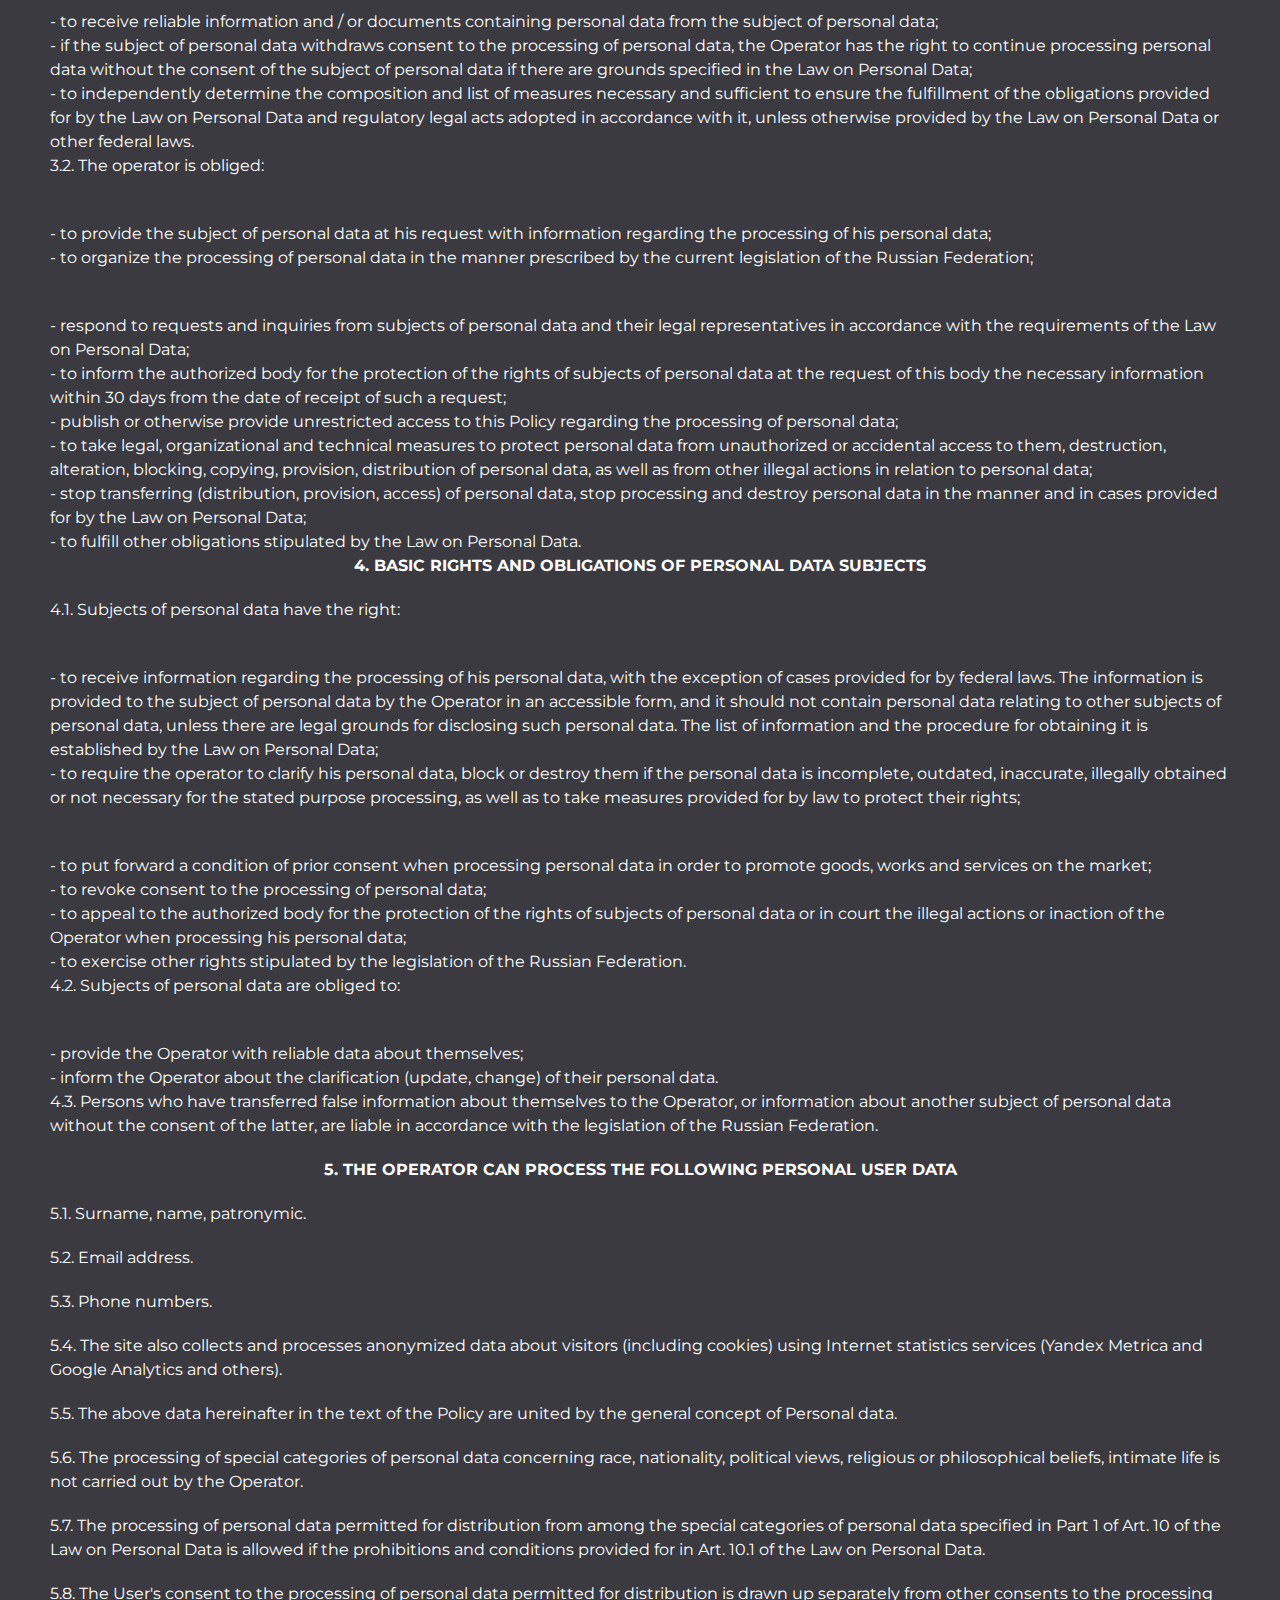
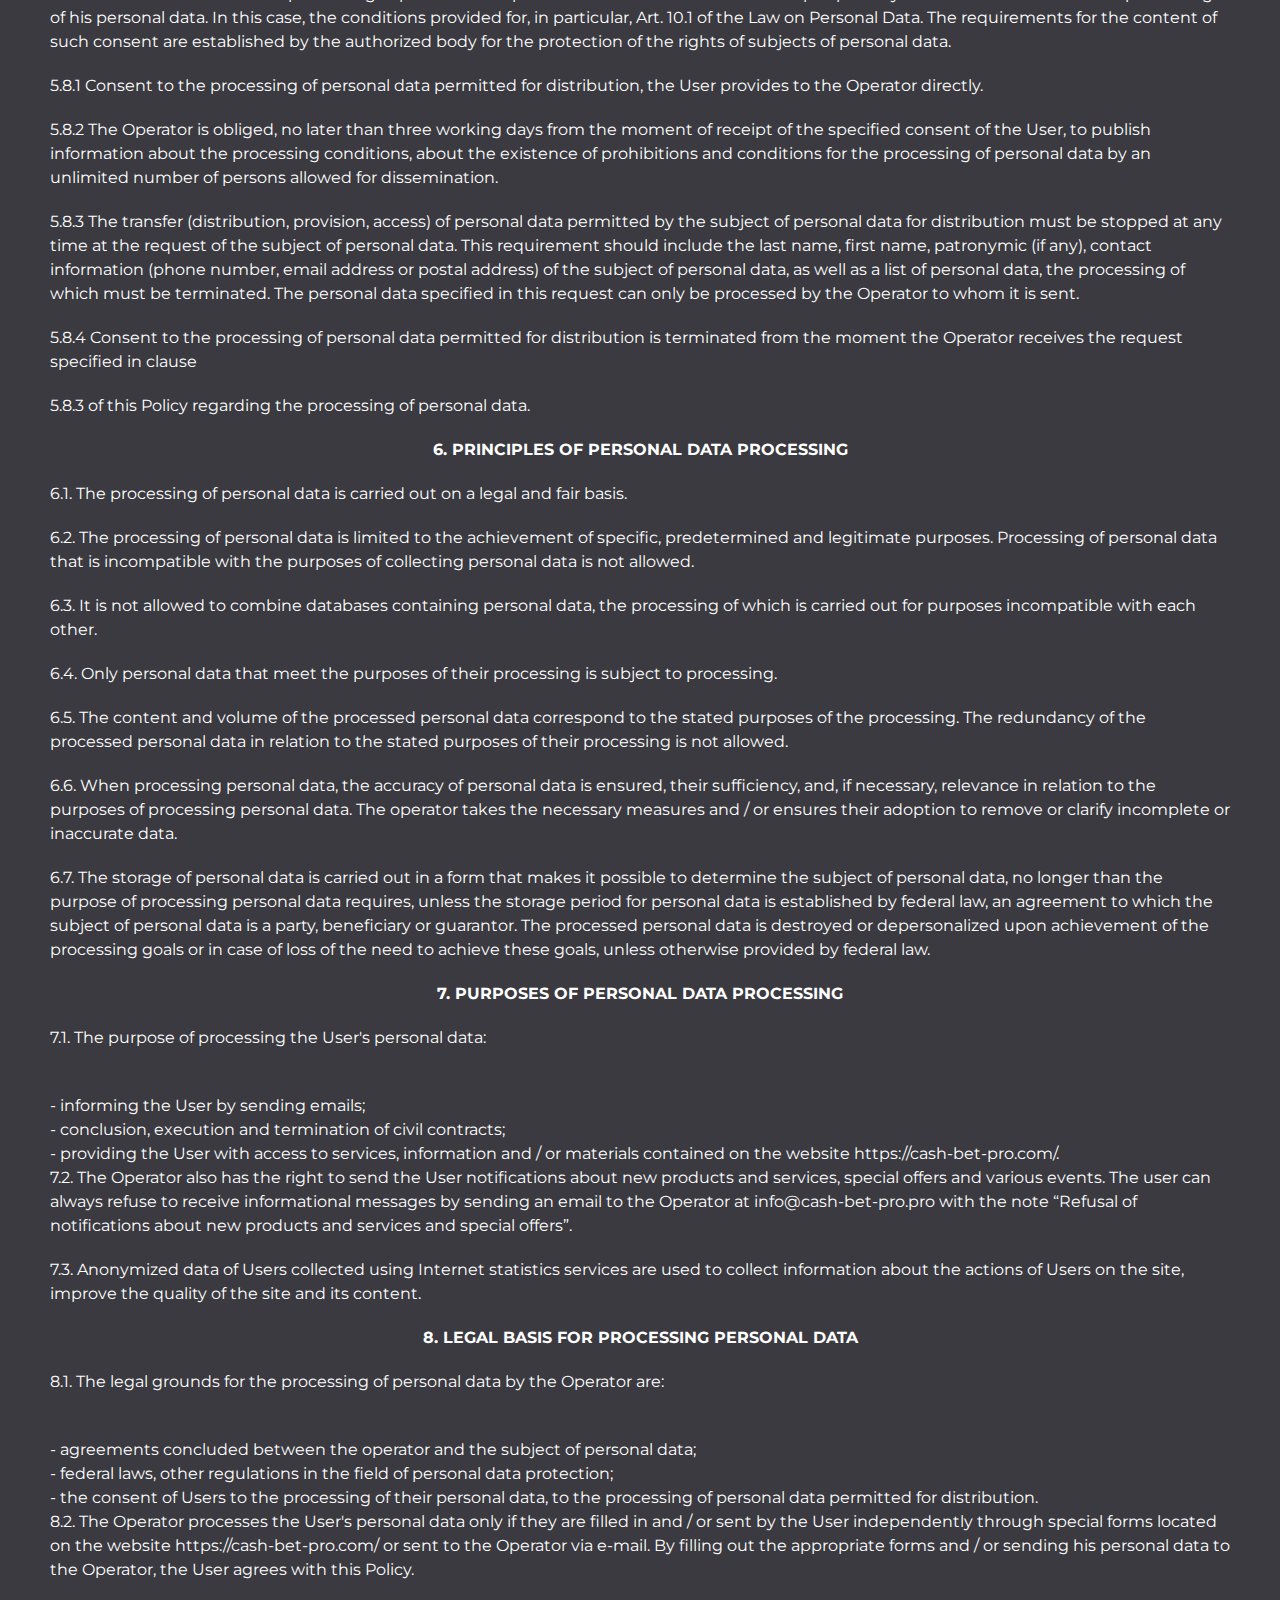
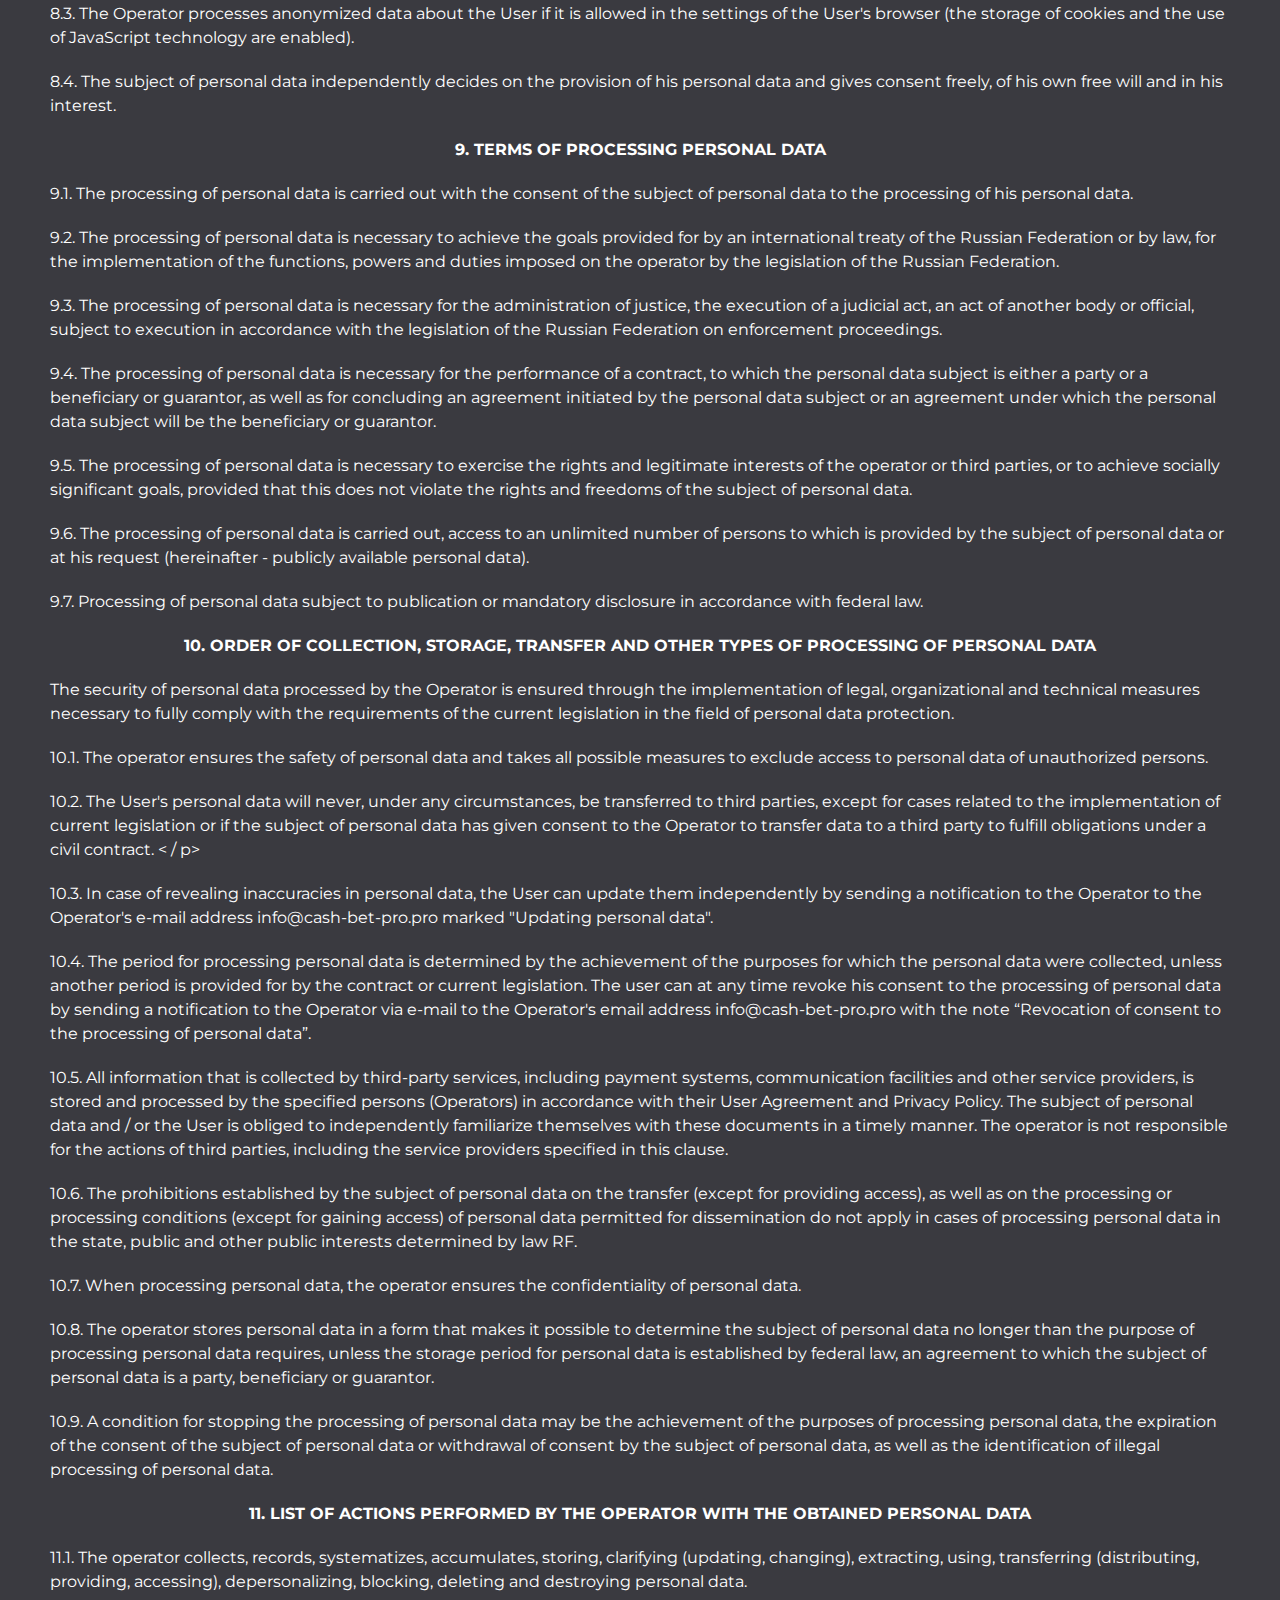
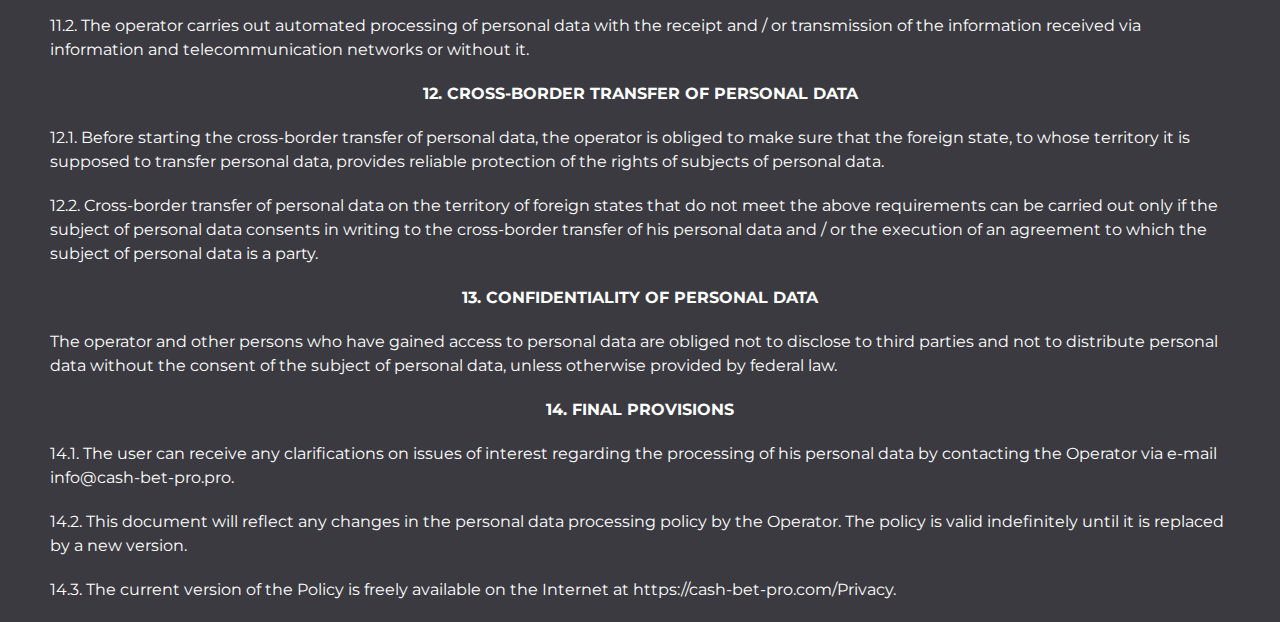
<file: en/policy.html>
<!DOCTYPE html>
<html lang="ru">

<head>
    <title>Cash-bet-pro.com</title>
    <meta charset="utf-8">
    <meta name="viewport" content="width=device-width, initial-scale=1.0">
    <meta http-equiv="X-UA-Compatible" content="ie=edge">
    <meta name="apple-mobile-web-app-capable" content="yes">
    <meta name="apple-mobile-web-app-status-bar-style" content="black-translucent">
    <link rel="preconnect" href="https://fonts.googleapis.com">
    <link rel="preconnect" href="https://fonts.gstatic.com" crossorigin>
    <link href="https://fonts.googleapis.com/css2?family=Montserrat:wght@400;500;600;700;800&amp;display=swap" rel="stylesheet">
    <link rel="icon" type="image/png" href="../assets/images/favicon.png">
    <link rel="stylesheet" href="../assets/styles/index.css"><!-- Yandex.Metrika counter-->
    <script type="text/javascript">
        (function(m, e, t, r, i, k, a) {
            m[i] = m[i] || function() {
                (m[i].a = m[i].a || []).push(arguments)
            };
            m[i].l = 1 * new Date();
            k = e.createElement(t), a = e.getElementsByTagName(t)[0], k.async = 1, k.src = r, a.parentNode.insertBefore(k, a)
        })
        (window, document, "script", "https://mc.yandex.ru/metrika/tag.js", "ym");
        ym(85040194, "init", {
            clickmap: true,
            trackLinks: true,
            accurateTrackBounce: true,
            webvisor: true
        });
    </script><noscript>
        <div><img src="https://mc.yandex.ru/watch/85040194" style="position:absolute; left:-9999px;" alt="" /></div>
    </noscript><!-- /Yandex.Metrika counter-->
</head>

<body>
    <div class="preloader">
        <div class="preloader__row">
            <div class="preloader__item"></div>
            <div class="preloader__item"></div>
        </div>
    </div>
    <div class="_content">
        <a class="logo" href="index.html"><img class="logo__img" src="../assets/images/logo.png" alt="" /></a>
        <a class="to-home" href="index.html">&#8592; back</a>
        <h1> Policy regarding the processing of personal data </h1>
        <h2> 1. GENERAL PROVISIONS </h2>
        <p> This personal data processing policy has been drawn up in accordance with the requirements of the Federal Law of July 27, 2006. № 152-ФЗ "On Personal Data" (hereinafter - the Law on Personal Data) and determines the procedure for processing personal data and measures to ensure the security of personal data taken by cash bet.pro (hereinafter - the Operator). </p>
        <p> 1.1. The operator sets as its most important goal and condition for the implementation of its activities the observance of human and civil rights and freedoms when processing their personal data, including the protection of the rights to privacy, personal and family secrets. </p>
        <p> 1.2. This Operator's policy regarding the processing of personal data (hereinafter referred to as the Policy) applies to all information that the Operator can obtain about visitors to the website https://cash-bet-pro.com/. </p>
        <h2> 2. BASIC CONCEPTS USED IN THE POLICY </h2>
        <p> 2.1. Automated processing of personal data - processing of personal data using computer technology. </p>
        <p> 2.2. Blocking of personal data - temporary termination of the processing of personal data (unless the processing is necessary to clarify personal data). </p>
        <p> 2.3. Website - a set of graphic and information materials, as well as computer programs and databases, ensuring their availability on the Internet at the network address https://cash-bet-pro.com/. </p>
        <p> 2.4. Information system of personal data - a set of personal data contained in databases, and providing their processing of information technologies and technical means. </p>
        <p> 2.5. Anonymization of personal data is actions as a result of which it is impossible to determine, without the use of additional information, the belonging of personal data to a specific User or other subject of personal data. </p>
        <p> 2.6. Processing of personal data - any action (operation) or a set of actions (operations) performed using automation tools or without using such tools with personal data, including collection, recording, systematization, accumulation, storage, clarification (update, change), extraction, use, transfer (distribution, provision, access), depersonalization, blocking, deletion, destruction of personal data. </p>
        <p> 2.7. Operator - a state body, a municipal body, a legal entity or an individual, independently or jointly with other persons organizing and (or) carrying out the processing of personal data, as well as determining the purposes of processing personal data, the composition of personal data to be processed, actions (operations) performed with personal data. </p>
        <p> 2.8. Personal data - any information relating directly or indirectly to a specific or identifiable User of the website https://cash-bet-pro.com/. </p>
        <p> 2.9. Personal data permitted by the subject of personal data for dissemination - personal data, access of an unlimited number of persons to which is provided by the subject of personal data by giving consent to the processing of personal data permitted by the subject of personal data for dissemination in the manner prescribed by the Law on Personal Data (hereinafter - personal data permitted for distribution). </p>
        <p> 2.10. User - any visitor to the website https://cash-bet-pro.com/. </p>
        <p> 2.11. Provision of personal data - actions aimed at disclosing personal data to a certain person or a certain circle of persons. </p>
        <p> 2.12. Dissemination of personal data - any actions aimed at disclosing personal data to an indefinite circle of persons (transfer of personal data) or at acquaintance with the personal data of an unlimited number of persons, including the disclosure of personal data in the media, posting on information and telecommunication networks or providing access to personal data in any other way. </p>
        <p> 2.13. Cross-border transfer of personal data - transfer of personal data to the territory of a foreign state to the authority of a foreign state, to a foreign individual or foreign legal entity. </p>
        <p> 2.14. Destruction of personal data - any actions as a result of which personal data is destroyed irrevocably with the impossibility of further restoring the content of personal data in the personal data information system and (or) material carriers of personal data are destroyed. </p>
        <h2> 3. BASIC RIGHTS AND OBLIGATIONS OF THE OPERATOR </h2>
        <p> 3.1. The operator has the right: </p> <br> - to receive reliable information and / or documents containing personal data from the subject of personal data;
        <br> - if the subject of personal data withdraws consent to the processing of personal data, the Operator has the right to continue processing personal data without the consent of the subject of personal data if there are grounds specified in the Law on Personal Data;
        <br> - to independently determine the composition and list of measures necessary and sufficient to ensure the fulfillment of the obligations provided for by the Law on Personal Data and regulatory legal acts adopted in accordance with it, unless otherwise provided by the Law on Personal Data or other federal laws. <p> 3.2. The operator is obliged: </p> <br> - to provide the subject of personal data at his request with information regarding the processing of his personal data; <p> - to organize the processing of personal data in the manner prescribed by the current legislation of the Russian Federation; </p> <br> - respond to requests and inquiries from subjects of personal data and their legal representatives in accordance with the requirements of the Law on Personal Data;
        <br> - to inform the authorized body for the protection of the rights of subjects of personal data at the request of this body the necessary information within 30 days from the date of receipt of such a request;
        <br> - publish or otherwise provide unrestricted access to this Policy regarding the processing of personal data;
        <br> - to take legal, organizational and technical measures to protect personal data from unauthorized or accidental access to them, destruction, alteration, blocking, copying, provision, distribution of personal data, as well as from other illegal actions in relation to personal data;
        <br> - stop transferring (distribution, provision, access) of personal data, stop processing and destroy personal data in the manner and in cases provided for by the Law on Personal Data;
        <br> - to fulfill other obligations stipulated by the Law on Personal Data. <h2> 4. BASIC RIGHTS AND OBLIGATIONS OF PERSONAL DATA SUBJECTS </h2>
        <p> 4.1. Subjects of personal data have the right: </p> <br> - to receive information regarding the processing of his personal data, with the exception of cases provided for by federal laws. The information is provided to the subject of personal data by the Operator in an accessible form, and it should not contain personal data relating to other subjects of personal data, unless there are legal grounds for disclosing such personal data. The list of information and the procedure for obtaining it is established by the Law on Personal Data; <p> - to require the operator to clarify his personal data, block or destroy them if the personal data is incomplete, outdated, inaccurate, illegally obtained or not necessary for the stated purpose processing, as well as to take measures provided for by law to protect their rights; </p> <br> - to put forward a condition of prior consent when processing personal data in order to promote goods, works and services on the market;
        <br> - to revoke consent to the processing of personal data;
        <br> - to appeal to the authorized body for the protection of the rights of subjects of personal data or in court the illegal actions or inaction of the Operator when processing his personal data;
        <br> - to exercise other rights stipulated by the legislation of the Russian Federation. <p> 4.2. Subjects of personal data are obliged to: </p> <br> - provide the Operator with reliable data about themselves;
        <br> - inform the Operator about the clarification (update, change) of their personal data. <p> 4.3. Persons who have transferred false information about themselves to the Operator, or information about another subject of personal data without the consent of the latter, are liable in accordance with the legislation of the Russian Federation. </p>
        <h2> 5. THE OPERATOR CAN PROCESS THE FOLLOWING PERSONAL USER DATA </h2>
        <p> 5.1. Surname, name, patronymic. </p>
        <p> 5.2. Email address. </p>
        <p> 5.3. Phone numbers. </p>
        <p> 5.4. The site also collects and processes anonymized data about visitors (including cookies) using Internet statistics services (Yandex Metrica and Google Analytics and others). </p>
        <p> 5.5. The above data hereinafter in the text of the Policy are united by the general concept of Personal data. </p>
        <p> 5.6. The processing of special categories of personal data concerning race, nationality, political views, religious or philosophical beliefs, intimate life is not carried out by the Operator. </p>
        <p> 5.7. The processing of personal data permitted for distribution from among the special categories of personal data specified in Part 1 of Art. 10 of the Law on Personal Data is allowed if the prohibitions and conditions provided for in Art. 10.1 of the Law on Personal Data. </p>
        <p> 5.8. The User's consent to the processing of personal data permitted for distribution is drawn up separately from other consents to the processing of his personal data. In this case, the conditions provided for, in particular, Art. 10.1 of the Law on Personal Data. The requirements for the content of such consent are established by the authorized body for the protection of the rights of subjects of personal data. </p>
        <p> 5.8.1 Consent to the processing of personal data permitted for distribution, the User provides to the Operator directly. </p>
        <p> 5.8.2 The Operator is obliged, no later than three working days from the moment of receipt of the specified consent of the User, to publish information about the processing conditions, about the existence of prohibitions and conditions for the processing of personal data by an unlimited number of persons allowed for dissemination. </p>
        <p> 5.8.3 The transfer (distribution, provision, access) of personal data permitted by the subject of personal data for distribution must be stopped at any time at the request of the subject of personal data. This requirement should include the last name, first name, patronymic (if any), contact information (phone number, email address or postal address) of the subject of personal data, as well as a list of personal data, the processing of which must be terminated. The personal data specified in this request can only be processed by the Operator to whom it is sent. </p>
        <p> 5.8.4 Consent to the processing of personal data permitted for distribution is terminated from the moment the Operator receives the request specified in clause </p>
        <p> 5.8.3 of this Policy regarding the processing of personal data. </p>
        <h2> 6. PRINCIPLES OF PERSONAL DATA PROCESSING </h2>
        <p> 6.1. The processing of personal data is carried out on a legal and fair basis. </p>
        <p> 6.2. The processing of personal data is limited to the achievement of specific, predetermined and legitimate purposes. Processing of personal data that is incompatible with the purposes of collecting personal data is not allowed. </p>
        <p> 6.3. It is not allowed to combine databases containing personal data, the processing of which is carried out for purposes incompatible with each other. </p>
        <p> 6.4. Only personal data that meet the purposes of their processing is subject to processing. </p>
        <p> 6.5. The content and volume of the processed personal data correspond to the stated purposes of the processing. The redundancy of the processed personal data in relation to the stated purposes of their processing is not allowed. </p>
        <p> 6.6. When processing personal data, the accuracy of personal data is ensured, their sufficiency, and, if necessary, relevance in relation to the purposes of processing personal data. The operator takes the necessary measures and / or ensures their adoption to remove or clarify incomplete or inaccurate data. </p>
        <p> 6.7. The storage of personal data is carried out in a form that makes it possible to determine the subject of personal data, no longer than the purpose of processing personal data requires, unless the storage period for personal data is established by federal law, an agreement to which the subject of personal data is a party, beneficiary or guarantor. The processed personal data is destroyed or depersonalized upon achievement of the processing goals or in case of loss of the need to achieve these goals, unless otherwise provided by federal law. </p>
        <h2> 7. PURPOSES OF PERSONAL DATA PROCESSING </h2>
        <p> 7.1. The purpose of processing the User's personal data: </p> <br> - informing the User by sending emails;
        <br> - conclusion, execution and termination of civil contracts;
        <br> - providing the User with access to services, information and / or materials contained on the website https://cash-bet-pro.com/. <p> 7.2. The Operator also has the right to send the User notifications about new products and services, special offers and various events. The user can always refuse to receive informational messages by sending an email to the Operator at info@cash-bet-pro.pro with the note “Refusal of notifications about new products and services and special offers”. </p>
        <p> 7.3. Anonymized data of Users collected using Internet statistics services are used to collect information about the actions of Users on the site, improve the quality of the site and its content. </p>
        <h2> 8. LEGAL BASIS FOR PROCESSING PERSONAL DATA </h2>
        <p> 8.1. The legal grounds for the processing of personal data by the Operator are: </p> <br> - agreements concluded between the operator and the subject of personal data;
        <br> - federal laws, other regulations in the field of personal data protection;
        <br> - the consent of Users to the processing of their personal data, to the processing of personal data permitted for distribution. <p> 8.2. The Operator processes the User's personal data only if they are filled in and / or sent by the User independently through special forms located on the website https://cash-bet-pro.com/ or sent to the Operator via e-mail. By filling out the appropriate forms and / or sending his personal data to the Operator, the User agrees with this Policy. </p>
        <p> 8.3. The Operator processes anonymized data about the User if it is allowed in the settings of the User's browser (the storage of cookies and the use of JavaScript technology are enabled). </p>
        <p> 8.4. The subject of personal data independently decides on the provision of his personal data and gives consent freely, of his own free will and in his interest. </p>
        <h2> 9. TERMS OF PROCESSING PERSONAL DATA </h2>
        <p> 9.1. The processing of personal data is carried out with the consent of the subject of personal data to the processing of his personal data. </p>
        <p> 9.2. The processing of personal data is necessary to achieve the goals provided for by an international treaty of the Russian Federation or by law, for the implementation of the functions, powers and duties imposed on the operator by the legislation of the Russian Federation. </p>
        <p> 9.3. The processing of personal data is necessary for the administration of justice, the execution of a judicial act, an act of another body or official, subject to execution in accordance with the legislation of the Russian Federation on enforcement proceedings. </p>
        <p> 9.4. The processing of personal data is necessary for the performance of a contract, to which the personal data subject is either a party or a beneficiary or guarantor, as well as for concluding an agreement initiated by the personal data subject or an agreement under which the personal data subject will be the beneficiary or guarantor. </p>
        <p> 9.5. The processing of personal data is necessary to exercise the rights and legitimate interests of the operator or third parties, or to achieve socially significant goals, provided that this does not violate the rights and freedoms of the subject of personal data. </p>
        <p> 9.6. The processing of personal data is carried out, access to an unlimited number of persons to which is provided by the subject of personal data or at his request (hereinafter - publicly available personal data). </p>
        <p> 9.7. Processing of personal data subject to publication or mandatory disclosure in accordance with federal law. </p>
        <h2> 10. ORDER OF COLLECTION, STORAGE, TRANSFER AND OTHER TYPES OF PROCESSING OF PERSONAL DATA </h2>
        <p> The security of personal data processed by the Operator is ensured through the implementation of legal, organizational and technical measures necessary to fully comply with the requirements of the current legislation in the field of personal data protection. </p>
        <p> 10.1. The operator ensures the safety of personal data and takes all possible measures to exclude access to personal data of unauthorized persons. </p>
        <p> 10.2. The User's personal data will never, under any circumstances, be transferred to third parties, except for cases related to the implementation of current legislation or if the subject of personal data has given consent to the Operator to transfer data to a third party to fulfill obligations under a civil contract. < / p>
        <p> 10.3. In case of revealing inaccuracies in personal data, the User can update them independently by sending a notification to the Operator to the Operator's e-mail address info@cash-bet-pro.pro marked "Updating personal data". </p>
        <p> 10.4. The period for processing personal data is determined by the achievement of the purposes for which the personal data were collected, unless another period is provided for by the contract or current legislation. The user can at any time revoke his consent to the processing of personal data by sending a notification to the Operator via e-mail to the Operator's email address info@cash-bet-pro.pro with the note “Revocation of consent to the processing of personal data”. </p>
        <p> 10.5. All information that is collected by third-party services, including payment systems, communication facilities and other service providers, is stored and processed by the specified persons (Operators) in accordance with their User Agreement and Privacy Policy. The subject of personal data and / or the User is obliged to independently familiarize themselves with these documents in a timely manner. The operator is not responsible for the actions of third parties, including the service providers specified in this clause. </p>
        <p> 10.6. The prohibitions established by the subject of personal data on the transfer (except for providing access), as well as on the processing or processing conditions (except for gaining access) of personal data permitted for dissemination do not apply in cases of processing personal data in the state, public and other public interests determined by law RF. </p>
        <p> 10.7. When processing personal data, the operator ensures the confidentiality of personal data. </p>
        <p> 10.8. The operator stores personal data in a form that makes it possible to determine the subject of personal data no longer than the purpose of processing personal data requires, unless the storage period for personal data is established by federal law, an agreement to which the subject of personal data is a party, beneficiary or guarantor. </p>
        <p> 10.9. A condition for stopping the processing of personal data may be the achievement of the purposes of processing personal data, the expiration of the consent of the subject of personal data or withdrawal of consent by the subject of personal data, as well as the identification of illegal processing of personal data. </p>
        <h2> 11. LIST OF ACTIONS PERFORMED BY THE OPERATOR WITH THE OBTAINED PERSONAL DATA </h2>
        <p> 11.1. The operator collects, records, systematizes, accumulates, storing, clarifying (updating, changing), extracting, using, transferring (distributing, providing, accessing), depersonalizing, blocking, deleting and destroying personal data. </p>
        <p> 11.2. The operator carries out automated processing of personal data with the receipt and / or transmission of the information received via information and telecommunication networks or without it. </p>
        <h2> 12. CROSS-BORDER TRANSFER OF PERSONAL DATA </h2>
        <p> 12.1. Before starting the cross-border transfer of personal data, the operator is obliged to make sure that the foreign state, to whose territory it is supposed to transfer personal data, provides reliable protection of the rights of subjects of personal data. </p>
        <p> 12.2. Cross-border transfer of personal data on the territory of foreign states that do not meet the above requirements can be carried out only if the subject of personal data consents in writing to the cross-border transfer of his personal data and / or the execution of an agreement to which the subject of personal data is a party. </p>
        <h2> 13. CONFIDENTIALITY OF PERSONAL DATA </h2>
        <p> The operator and other persons who have gained access to personal data are obliged not to disclose to third parties and not to distribute personal data without the consent of the subject of personal data, unless otherwise provided by federal law. </p>
        <h2> 14. FINAL PROVISIONS </h2>
        <p> 14.1. The user can receive any clarifications on issues of interest regarding the processing of his personal data by contacting the Operator via e-mail info@cash-bet-pro.pro. </p>
        <p> 14.2. This document will reflect any changes in the personal data processing policy by the Operator. The policy is valid indefinitely until it is replaced by a new version. </p>
        <p> 14.3. The current version of the Policy is freely available on the Internet at https://cash-bet-pro.com/Privacy. </p>
    </div>
    <script src="../assets/scripts/libs/jquery-3.5.1.min.js"></script>
    <script src="../assets/scripts/index.js"></script>
</body>

</html>
</file>
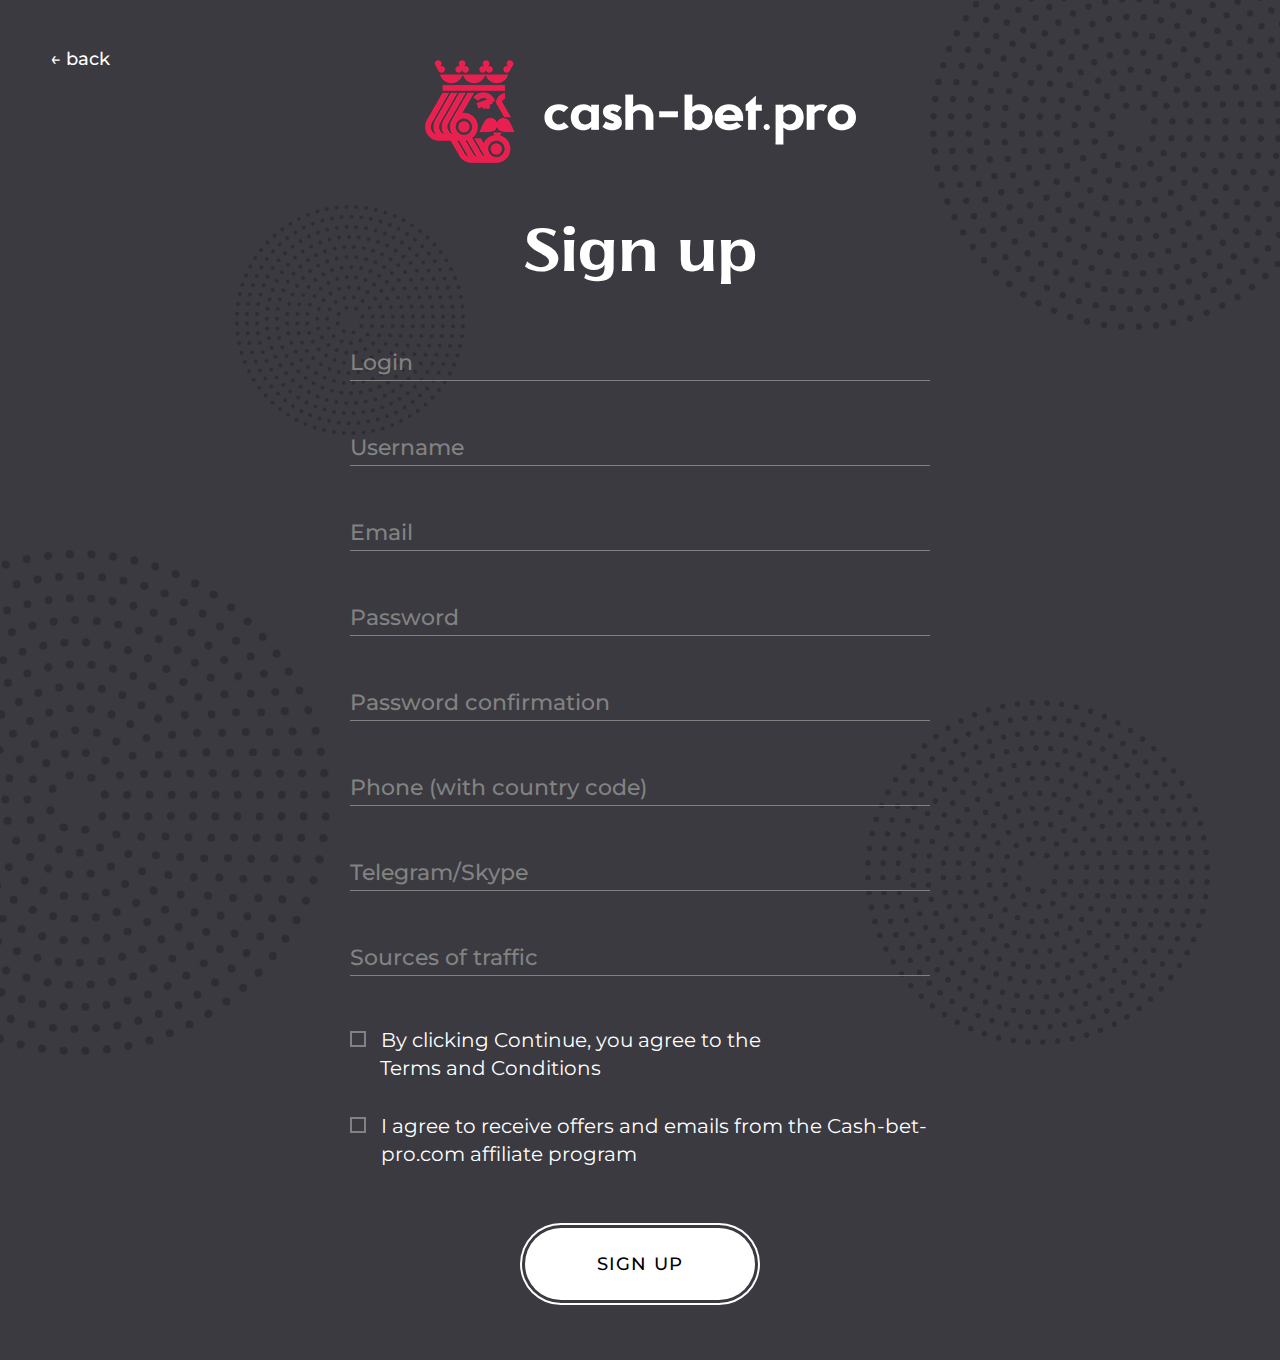
<file: en/reg.html>
<!DOCTYPE html>
<html lang="ru">

<head>
    <title>Cash-bet-pro.com</title>
    <meta charset="utf-8">
    <meta name="viewport" content="width=device-width, initial-scale=1.0">
    <meta http-equiv="X-UA-Compatible" content="ie=edge">
    <meta name="apple-mobile-web-app-capable" content="yes">
    <meta name="apple-mobile-web-app-status-bar-style" content="black-translucent">
    <link rel="icon" type="image/png" href="../assets/images/favicon.png">
    <link rel="preconnect" href="https://fonts.googleapis.com">
    <link rel="preconnect" href="https://fonts.gstatic.com" crossorigin>
    <link href="https://fonts.googleapis.com/css2?family=Montserrat:wght@400;500;600;700;800&amp;display=swap" rel="stylesheet">
    <link rel="stylesheet" href="../assets/styles/index.css">
    <!-- Yandex.Metrika counter-->
    <script type="text/javascript">
        (function(m, e, t, r, i, k, a) {
            m[i] = m[i] || function() {
                (m[i].a = m[i].a || []).push(arguments)
            };
            m[i].l = 1 * new Date();
            k = e.createElement(t), a = e.getElementsByTagName(t)[0], k.async = 1, k.src = r, a.parentNode.insertBefore(k, a)
        })
        (window, document, "script", "https://mc.yandex.ru/metrika/tag.js", "ym");
        ym(85040194, "init", {
            clickmap: true,
            trackLinks: true,
            accurateTrackBounce: true,
            webvisor: true
        });
    </script><noscript>
        <div><img src="https://mc.yandex.ru/watch/85040194" style="position:absolute; left:-9999px;" alt="" /></div>
    </noscript><!-- /Yandex.Metrika counter-->
</head>

<body>
    <div class="preloader">
        <div class="preloader__row">
            <div class="preloader__item"></div>
            <div class="preloader__item"></div>
        </div>
    </div>
    <div class="bg-login">
        <div class="registration">
            <a class="logo registration__logo" href="index.html"><img class="logo__img" src="../assets/images/logo.png" alt="" /></a>
            <h2 class="registration__title">Sign up</h2>
            <form class="registration__form" action="" method="post">
                <div class="registration__field"><input class="registration__input" type="text" name="login" placeholder=" " /><label class="registration__label">Login</label></div>
                <div class="registration__field"><input class="registration__input" type="text" name="username" placeholder=" " /><label class="registration__label">Username</label></div>
                <div class="registration__field"><input class="registration__input" type="text" name="email" placeholder=" " /><label class="registration__label">Email</label></div>
                <div class="registration__field"><input class="registration__input" type="password" name="password" placeholder=" " /><label class="registration__label">Password</label></div>
                <div class="registration__field"><input class="registration__input" type="password" name="password2" placeholder=" " /><label class="registration__label">Password confirmation</label></div>
                <div class="registration__field"><input class="registration__input" type="text" name="phone" placeholder=" " /><label class="registration__label">Phone (with country code)</label></div>
                <div class="registration__field"><input class="registration__input" type="text" name="contacts" placeholder=" " /><label class="registration__label">Telegram/Skype</label></div>
                <div class="registration__field"><input class="registration__input" type="text" name="url" placeholder="URL with https:// или http://" /><label class="registration__label">Sources of traffic</label></div>
                <div class="checkbox"><input class="checkbox__input" type="checkbox" id="agree" /><label class="checkbox__label" for="agree">By clicking Continue, you agree to the </label><a class="checkbox__link" href="terms.html">Terms and Conditions</a></div>
                <div class="checkbox"><input class="checkbox__input" type="checkbox" id="subscribe" /><label class="checkbox__label" for="subscribe">I agree to receive offers and emails from the Cash-bet-pro.com affiliate program</label></div><button class="registration__btn" type="button">sign up</button>
            </form>
        </div>
        <a class="to-home" href="index.html">&#8592; back</a>
        <img class="circle-10" src="../assets/images/circles/5.png" alt="">
        <img class="circle-11" src="../assets/images/circles/5.png" alt="">
        <img class="circle-12" src="../assets/images/circles/5.png" alt="">
        <img class="circle-13" src="../assets/images/circles/5.png" alt="">
    </div>
    <div class="success">
        <div class="success__container">
            <h3 class="success__title">Success!</h3>
            <div class="success__text">Your application has been sent, the manager will contact you to activate your account</div><button class="success__btn" type="button">Ok</button>
        </div>
    </div>
    <script src="../assets/scripts/libs/jquery-3.5.1.min.js"></script>
    <script src="../assets/scripts/index.js"></script>
</body>

</html>
</file>
<file: assets/styles/index.css>
@font-face {
    font-family: 'Florentia';
    src: url("../fonts/Florentia-Bold.woff2") format("woff2"), url("../fonts/Florentia-Bold.woff") format("woff");
    font-weight: bold;
    font-style: normal;
    font-display: swap;
}

html,
body,
div,
span,
applet,
object,
iframe,
h1,
h2,
h3,
h4,
h5,
h6,
p,
blockquote,
pre,
a,
abbr,
acronym,
address,
big,
cite,
code,
del,
dfn,
em,
img,
ins,
kbd,
q,
s,
samp,
small,
strike,
strong,
sub,
sup,
tt,
var,
b,
u,
i,
center,
dl,
dt,
dd,
ol,
ul,
li,
fieldset,
form,
label,
legend,
table,
caption,
tbody,
tfoot,
thead,
tr,
th,
td,
article,
aside,
canvas,
details,
embed,
figure,
figcaption,
footer,
header,
hgroup,
menu,
nav,
output,
ruby,
section,
summary,
time,
mark,
audio,
video {
    margin: 0;
    padding: 0;
    border: 0;
    font-size: 100%;
    font: inherit;
    vertical-align: baseline;
}

/* HTML5 display-role reset for older browsers */
article,
aside,
details,
figcaption,
figure,
footer,
header,
hgroup,
menu,
nav,
section {
    display: block;
}

body {
    line-height: 1;
}

ol,
ul {
    list-style: none;
}

blockquote,
q {
    quotes: none;
}

blockquote:before,
blockquote:after,
q:before,
q:after {
    content: '';
    content: none;
}

table {
    border-collapse: collapse;
    border-spacing: 0;
}

body {
    background-color: #3a3a40;
    font-family: "Montserrat", sans-serif;
    overflow-x: hidden;
}

._content {
    font-family: "Montserrat", sans-serif;
    font-weight: normal;
    font-size: 16px;
    line-height: 1.5;
    color: #fff;
    width: 100%;
    max-width: 1180px;
    margin: 0 auto;
    display: -webkit-box;
    display: -ms-flexbox;
    display: flex;
    -webkit-box-orient: vertical;
    -webkit-box-direction: normal;
    -ms-flex-direction: column;
    flex-direction: column;
}

._content h1 {
    font-weight: bold;
    font-size: 24px;
    text-align: center;
    margin-bottom: 20px;
}

._content h2 {
    font-weight: bold;
    font-size: 16px;
    text-align: center;
    margin-bottom: 20px;
}

._content p {
    margin-bottom: 20px;
}

._content .logo {
    margin: 50px auto;
}

.bold {
    font-family: "Montserrat", sans-serif;
    font-weight: bold;
    margin-right: 5px;
}

.white {
    font-weight: bold;
    color: #b2b2bd;
}

.hidden {
    display: none;
}

.wrap {
    width: 100%;
    max-width: 1920px;
    margin: 0 auto;
    display: -webkit-box;
    display: -ms-flexbox;
    display: flex;
    -webkit-box-orient: vertical;
    -webkit-box-direction: normal;
    -ms-flex-direction: column;
    flex-direction: column;
    position: relative;
}

.bg-top {
    width: 100%;
    max-width: 1920px;
    margin: 0 auto;
    background-image: -webkit-gradient(linear, left top, left bottom, color-stop(10%, transparent), to(#c8254f));
    background-image: -o-linear-gradient(top, transparent 10%, #c8254f);
    background-image: linear-gradient(to bottom, transparent 10%, #c8254f);
}

.header {
    width: 100%;
    max-width: 1920px;
    margin: 0 auto;
    display: -webkit-box;
    display: -ms-flexbox;
    display: flex;
    min-height: 1170px;
    background-image: url(../images/man.png);
    background-repeat: no-repeat;
    background-position: center;
}

.header__container {
    width: 100%;
    max-width: 1180px;
    margin: 0 auto;
    display: -webkit-box;
    display: -ms-flexbox;
    display: flex;
    -webkit-box-orient: vertical;
    -webkit-box-direction: normal;
    -ms-flex-direction: column;
    flex-direction: column;
}

.auth {
    display: -webkit-box;
    display: -ms-flexbox;
    display: flex;
    -webkit-box-align: center;
    -ms-flex-align: center;
    align-items: center;
}

.auth__reg {
    display: -webkit-box;
    display: -ms-flexbox;
    display: flex;
    -webkit-box-align: center;
    -ms-flex-align: center;
    align-items: center;
    -webkit-box-pack: center;
    -ms-flex-pack: center;
    justify-content: center;
    width: 155px;
    height: 41px;
    -webkit-box-sizing: border-box;
    box-sizing: border-box;
    background-color: #c8254f;
    border-radius: 20px;
    text-decoration: none;
    font-family: "Montserrat", sans-serif;
    font-size: 12.5px;
    font-weight: 500;
    font-stretch: normal;
    font-style: normal;
    line-height: 3.2;
    letter-spacing: 0.88px;
    text-align: left;
    color: #fff;
    text-transform: uppercase;
}

.auth__reg:hover {
    color: #000;
    background-color: #fff;
}

.auth__login {
    display: -webkit-box;
    display: -ms-flexbox;
    display: flex;
    -webkit-box-align: center;
    -ms-flex-align: center;
    align-items: center;
    -webkit-box-pack: center;
    -ms-flex-pack: center;
    justify-content: center;
    width: 87px;
    height: 41px;
    -webkit-box-sizing: border-box;
    box-sizing: border-box;
    margin-left: 13px;
    border-radius: 20px;
    border: solid 2px #fff;
    background-color: #3a3a40;
    text-decoration: none;
    font-family: "Montserrat", sans-serif;
    font-size: 12.5px;
    font-weight: 500;
    font-stretch: normal;
    font-style: normal;
    line-height: 3.2;
    letter-spacing: 0.88px;
    text-align: left;
    color: #fff;
    text-transform: uppercase;
}

.auth__login:hover {
    color: #000;
    background-color: #fff;
}

.logo {
    display: block;
    text-decoration: none;
}

.logo__img {
    width: 281px;
}

.lang {
    display: -webkit-box;
    display: -ms-flexbox;
    display: flex;
    -webkit-box-align: center;
    -ms-flex-align: center;
    align-items: center;
}

.lang__link {
    font-family: "Montserrat", sans-serif;
    font-size: 15px;
    font-weight: 400;
    font-stretch: normal;
    font-style: normal;
    line-height: 3.83;
    letter-spacing: normal;
    text-align: left;
    color: #6c6c71;
    text-transform: uppercase;
}

.lang__link:first-child {
    margin-right: 13px;
}

.lang__link--current {
    font-weight: 600;
    color: #fff;
    text-decoration: none;
}

.nav {
    display: -webkit-box;
    display: -ms-flexbox;
    display: flex;
    -webkit-box-align: center;
    -ms-flex-align: center;
    align-items: center;
}

.nav__link {
    font-family: "Montserrat", sans-serif;
    font-size: 16.5px;
    font-weight: 500;
    font-stretch: normal;
    font-style: normal;
    line-height: 3.48;
    letter-spacing: normal;
    text-align: left;
    color: #fff;
    text-decoration: none;
    margin: 0 12px;
}

.banner {
    display: block;
}

.banner__title {
    max-width: 520px;
    font-family: Florentia;
    font-size: 65.5px;
    font-weight: bold;
    font-stretch: normal;
    font-style: normal;
    line-height: 1.14;
    letter-spacing: normal;
    text-align: left;
    color: #fff;
    margin-left: 3px;
}

.banner .bx-wrapper {
    margin-bottom: 0;
    background: transparent;
    border: none;
    -webkit-box-shadow: none;
    box-shadow: none;
}

.banner .bx-controls {
    display: inline-block;
    height: 35px !important;
    padding: 0 60px !important;
    margin-top: 35px;
    position: relative;
}

.banner .bx-pager {
    position: relative !important;
    padding: 0 !important;
    height: 35px;
    bottom: 0 !important;
    top: 0 !important;
    margin: auto !important;
    display: -webkit-box;
    display: -ms-flexbox;
    display: flex;
    -webkit-box-align: center;
    -ms-flex-align: center;
    align-items: center;
}

.banner .bx-pager-link {
    background: #9d9da0 !important;
}

.banner .bx-pager-link.active {
    background: #fff !important;
}

.banner .bx-prev {
    width: 47px !important;
    height: 35px !important;
    margin-top: 0 !important;
    top: 0 !important;
    left: 0 !important;
    background-image: url(../images/prev.png);
    background-repeat: no-repeat;
    background-position: center;
    background-size: cover;
}

.banner .bx-prev:hover,
.banner .bx-prev:active,
.banner .bx-prev:focus {
    background-image: url(../images/prev-white.png);
    background-position: center;
}

.banner .bx-next {
    width: 47px !important;
    height: 35px !important;
    margin-top: 0 !important;
    top: 0 !important;
    right: 0 !important;
    background-image: url(../images/next.png);
    background-repeat: no-repeat;
    background-position: center;
    background-size: cover;
}

.banner .bx-next:hover,
.banner .bx-next:active,
.banner .bx-next:focus {
    background-image: url(../images/next-white.png);
    background-position: center;
}

.navbar {
    display: -webkit-box;
    display: -ms-flexbox;
    display: flex;
    -webkit-box-align: center;
    -ms-flex-align: center;
    align-items: center;
    -webkit-box-pack: justify;
    -ms-flex-pack: justify;
    justify-content: space-between;
    padding: 60px 0;
}

.navbar__burger {
    display: none;
}

.reg {
    display: -webkit-box;
    display: -ms-flexbox;
    display: flex;
    -webkit-box-align: center;
    -ms-flex-align: center;
    align-items: center;
    -webkit-box-pack: center;
    -ms-flex-pack: center;
    justify-content: center;
    width: 243px;
    height: 82px;
    border-radius: 41px;
    -webkit-box-shadow: 0 0 0 3px #3a3a40, 0 0 0 5px #c8254f, 0 0 20px 0 #c8254f;
    box-shadow: 0 0 0 3px #3a3a40, 0 0 0 5px #c8254f, 0 0 20px 0 #c8254f;
    background-color: #c8254f;
    font-family: "Montserrat", sans-serif;
    font-size: 18px;
    font-weight: 500;
    font-stretch: normal;
    font-style: normal;
    line-height: 2.61;
    letter-spacing: 1.26px;
    text-align: center;
    color: #fff;
    text-transform: uppercase;
    text-decoration: none;
    margin-top: 55px;
}

.reg:hover {
    -webkit-box-shadow: 0 0 0 3px #3a3a40, 0 0 0 5px #c8254f;
    box-shadow: 0 0 0 3px #3a3a40, 0 0 0 5px #c8254f;
}

.features {
    width: 100%;
    max-width: 1920px;
    margin: 0 auto;
    display: -webkit-box;
    display: -ms-flexbox;
    display: flex;
    min-height: 1044px;
    margin-top: -250px;
    position: relative;
    z-index: 1;
}

.features__container {
    width: 100%;
    max-width: 1180px;
    margin: 0 auto;
    display: -webkit-box;
    display: -ms-flexbox;
    display: flex;
    -webkit-box-orient: vertical;
    -webkit-box-direction: normal;
    -ms-flex-direction: column;
    flex-direction: column;
}

.features__list {
    display: -webkit-box;
    display: -ms-flexbox;
    display: flex;
    -ms-flex-wrap: wrap;
    flex-wrap: wrap;
    grid-gap: 20px;
}

.features__item {
    width: 380px;
    height: 380px;
    padding: 35px 50px;
    -webkit-box-sizing: border-box;
    box-sizing: border-box;
    border-radius: 50px;
    background-color: #313138;
}

.features__item:hover {
    -webkit-box-shadow: 0 0 20px 0 #c8254f;
    box-shadow: 0 0 20px 0 #c8254f;
}

.features__icon {
    fill: #c8254f;
    width: 71px;
    height: 71px;
}

.features__name {
    margin-top: 35px;
    font-family: Florentia;
    font-size: 35px;
    font-weight: bold;
    font-stretch: normal;
    font-style: normal;
    letter-spacing: normal;
    text-align: left;
    color: #fff;
}

.features__text {
    margin-top: 20px;
    font-family: "Montserrat", sans-serif;
    font-size: 13px;
    font-weight: 500;
    font-stretch: normal;
    font-style: normal;
    line-height: 1.54;
    letter-spacing: normal;
    text-align: left;
    color: #fff;
}

.features .bx-wrapper {
    margin-bottom: 0;
    background: #313138;
    border: none;
    -webkit-box-shadow: none;
    box-shadow: none;
}

.features .bx-pager {
    bottom: 10px !important;
}

.features .bx-wrapper .bx-pager.bx-default-pager a.active {
    background: #fff !important;
}

.features .bx-controls {
    display: inline-block;
    height: 35px !important;
    position: absolute;
    top: 40px;
    right: 50px;
}

.features .bx-pager {
    position: relative !important;
    padding: 0 !important;
    height: 35px;
    bottom: 0 !important;
    top: 0 !important;
    margin: auto !important;
    display: -webkit-box;
    display: -ms-flexbox;
    display: flex;
    -webkit-box-align: center;
    -ms-flex-align: center;
    align-items: center;
}

.features .bx-pager-link {
    background: #9d9da0 !important;
}

.features .bx-pager-link.active {
    background: #fff !important;
}

.features .bx-prev {
    width: 47px !important;
    height: 35px !important;
    margin-top: 0 !important;
    top: 0 !important;
    left: 0 !important;
    background-image: url(../images/prev.png);
    background-repeat: no-repeat;
    background-position: center;
    background-size: cover;
}

.features .bx-prev:hover,
.features .bx-prev:active,
.features .bx-prev:focus {
    background-image: url(../images/prev-white.png);
    background-position: center;
}

.features .bx-next {
    width: 47px !important;
    height: 35px !important;
    margin-top: 0 !important;
    top: 0 !important;
    right: 0 !important;
    background-image: url(../images/next.png);
    background-repeat: no-repeat;
    background-position: center;
    background-size: cover;
}

.features .bx-next:hover,
.features .bx-next:active,
.features .bx-next:focus {
    background-image: url(../images/next-white.png);
    background-position: center;
}

.about {
    width: 100%;
    max-width: 1920px;
    margin: 0 auto;
    display: -webkit-box;
    display: -ms-flexbox;
    display: flex;
    min-height: 719px;
    margin-top: -150px;
    position: relative;
    z-index: 1;
}

.about__container {
    width: 100%;
    max-width: 1180px;
    margin: 0 auto;
    display: -webkit-box;
    display: -ms-flexbox;
    display: flex;
    -webkit-box-orient: vertical;
    -webkit-box-direction: normal;
    -ms-flex-direction: column;
    flex-direction: column;
}

.about__title {
    margin: 0 0 50px 62px;
    font-family: Florentia;
    font-size: 80px;
    font-weight: bold;
    font-stretch: normal;
    font-style: normal;
    letter-spacing: normal;
    text-align: left;
    color: #fff;
}

.about__row {
    display: -webkit-box;
    display: -ms-flexbox;
    display: flex;
    -webkit-box-align: center;
    -ms-flex-align: center;
    align-items: center;
}

.about__col {
    max-width: 415px;
    display: -webkit-box;
    display: -ms-flexbox;
    display: flex;
    -webkit-box-orient: vertical;
    -webkit-box-direction: normal;
    -ms-flex-direction: column;
    flex-direction: column;
    margin-left: 98px;
}

.about__name {
    font-family: Florentia;
    font-size: 50px;
    font-weight: bold;
    font-stretch: normal;
    font-style: normal;
    letter-spacing: normal;
    text-align: left;
    color: #fff;
}

.about__desc {
    font-family: "Montserrat", sans-serif;
    font-size: 15px;
    font-weight: 500;
    font-stretch: normal;
    font-style: normal;
    line-height: 1.6;
    letter-spacing: normal;
    text-align: left;
    color: #fff;
    margin-top: 14px;
}

.video {
    display: block;
    position: relative;
}

.video__poster {
    display: block;
    border-radius: 50px;
    width: 100%;
    max-width: 600px;
}

.video__poster-color {
    display: none;
    border-radius: 50px;
    width: 100%;
    max-width: 600px;
}

.video__play {
    position: absolute;
    top: 0;
    bottom: 0;
    left: 0;
    right: 0;
    margin: auto;
}

.video__name {
    position: absolute;
    top: 0;
    left: 0;
    max-width: 302px;
    font-family: "Montserrat", sans-serif;
    font-size: 25px;
    font-weight: bold;
    font-stretch: normal;
    font-style: normal;
    line-height: 1.2;
    letter-spacing: 2px;
    text-align: left;
    color: #fff;
    text-transform: uppercase;
    margin: 38px 0 0 40px;
}

.workflow {
    display: block;
    margin-top: -130px;
    position: relative;
    z-index: 1;
}

.workflow__container {
    width: 100%;
    max-width: 1180px;
    margin: 0 auto;
    display: -webkit-box;
    display: -ms-flexbox;
    display: flex;
    -webkit-box-orient: vertical;
    -webkit-box-direction: normal;
    -ms-flex-direction: column;
    flex-direction: column;
    flex-direction: row;
    -webkit-box-align: center;
    -ms-flex-align: center;
    align-items: center;
    min-height: 461px;
    padding: 58px 63px;
    -webkit-box-sizing: border-box;
    box-sizing: border-box;
    border-radius: 50px;
    background-color: #313138;
}

.workflow__col {
    display: -webkit-box;
    display: -ms-flexbox;
    display: flex;
    -webkit-box-orient: vertical;
    -webkit-box-direction: normal;
    -ms-flex-direction: column;
    flex-direction: column;
}

.workflow__title {
    font-family: Florentia;
    font-size: 60px;
    font-weight: bold;
    font-stretch: normal;
    font-style: normal;
    line-height: 1.17;
    letter-spacing: normal;
    text-align: left;
    color: #fff;
}

.workflow__list {
    display: -webkit-box;
    display: -ms-flexbox;
    display: flex;
    -webkit-box-align: center;
    -ms-flex-align: center;
    align-items: center;
    margin-top: 50px;
}

.workflow__item-1,
.workflow__item-2 {
    display: -webkit-box;
    display: -ms-flexbox;
    display: flex;
    -webkit-box-orient: vertical;
    -webkit-box-direction: normal;
    -ms-flex-direction: column;
    flex-direction: column;
    -webkit-box-align: center;
    -ms-flex-align: center;
    align-items: center;
    -webkit-box-pack: center;
    -ms-flex-pack: center;
    justify-content: center;
    text-align: center;
    width: 287px;
    height: 136px;
    border-radius: 20px;
    border: solid 3px #fff;
    background-color: transparent;
}

.workflow__item-1:first-child,
.workflow__item-2:first-child {
    margin-right: 28px;
}

.workflow__item-1:hover,
.workflow__item-2:hover {
    border: solid 3px #c8254f;
    -webkit-box-shadow: 0 0 30px 0 #c8254f;
    box-shadow: 0 0 30px 0 #c8254f;
}

.workflow__name {
    font-family: "Montserrat", sans-serif;
    font-size: 35px;
    font-weight: bold;
    font-stretch: normal;
    font-style: normal;
    letter-spacing: normal;
    text-align: center;
    color: #fff;
}

.workflow__text {
    font-family: Montserrat;
    font-size: 20px;
    font-weight: 500;
    font-stretch: normal;
    font-style: normal;
    letter-spacing: normal;
    text-align: center;
    color: #fff;
    margin-top: 18px;
}

.workflow__img-1,
.workflow__img-2 {
    width: 348px;
    height: 325px;
    margin: 0 10px 0 auto;
    -ms-flex-negative: 0;
    flex-shrink: 0;
}

.workflow__img-1--hidden,
.workflow__img-2--hidden {
    display: none;
}

.geo {
    width: 100%;
    max-width: 1920px;
    margin: 0 auto;
    display: -webkit-box;
    display: -ms-flexbox;
    display: flex;
    min-height: 952px;
    margin-top: 80px;
    position: relative;
    z-index: 1;
}

.geo__container {
    width: 100%;
    max-width: 1180px;
    margin: 0 auto;
    display: -webkit-box;
    display: -ms-flexbox;
    display: flex;
    -webkit-box-orient: vertical;
    -webkit-box-direction: normal;
    -ms-flex-direction: column;
    flex-direction: column;
}

.geo__icon {
    width: 46px;
    height: 46px;
}

.geo__title {
    font-family: Florentia;
    font-size: 80px;
    font-weight: bold;
    font-stretch: normal;
    font-style: normal;
    letter-spacing: normal;
    text-align: left;
    color: #fff;
    margin-left: 62px;
}

.geo__map {
    margin-top: 30px;
}

.geo__row {
    display: -webkit-box;
    display: -ms-flexbox;
    display: flex;
    -webkit-box-align: center;
    -ms-flex-align: center;
    align-items: center;
    -webkit-box-pack: start;
    -ms-flex-pack: start;
    justify-content: flex-start;
    grid-gap: 19px 193px;
    margin-top: -70px;
}

.geo__col {
    display: -webkit-box;
    display: -ms-flexbox;
    display: flex;
    -webkit-box-orient: vertical;
    -webkit-box-direction: normal;
    -ms-flex-direction: column;
    flex-direction: column;
}

.geo__item {
    display: -webkit-box;
    display: -ms-flexbox;
    display: flex;
    -webkit-box-align: center;
    -ms-flex-align: center;
    align-items: center;
    height: 46px;
    margin-bottom: 19px;
}

.geo__text {
    font-family: "Montserrat", sans-serif;
    font-size: 20px;
    font-weight: normal;
    font-stretch: normal;
    font-style: normal;
    line-height: 3.25;
    letter-spacing: normal;
    text-align: left;
    color: #fff;
    margin-left: 24px;
}

.geo__link {
    font-family: "Montserrat", sans-serif;
    font-size: 20px;
    font-weight: normal;
    font-stretch: normal;
    font-style: normal;
    line-height: 3.25;
    letter-spacing: normal;
    text-align: left;
    color: #fff;
}

.faq {
    width: 100%;
    max-width: 1920px;
    margin: 0 auto;
    display: -webkit-box;
    display: -ms-flexbox;
    display: flex;
    min-height: 278px;
    padding-bottom: 80px;
    position: relative;
    z-index: 1;
}

.faq__container {
    width: 100%;
    max-width: 1180px;
    margin: 0 auto;
    display: -webkit-box;
    display: -ms-flexbox;
    display: flex;
    -webkit-box-orient: vertical;
    -webkit-box-direction: normal;
    -ms-flex-direction: column;
    flex-direction: column;
}

.faq__title {
    font-family: Florentia;
    font-size: 80px;
    font-weight: bold;
    font-stretch: normal;
    font-style: normal;
    letter-spacing: normal;
    text-align: left;
    color: #fff;
    margin-left: 62px;
}

.faq__list {
    display: -webkit-box;
    display: -ms-flexbox;
    display: flex;
    -webkit-box-orient: vertical;
    -webkit-box-direction: normal;
    -ms-flex-direction: column;
    flex-direction: column;
    margin-top: 63px;
    grid-gap: 22px;
}

.faq__item {
    display: -webkit-box;
    display: -ms-flexbox;
    display: flex;
    -webkit-box-orient: vertical;
    -webkit-box-direction: normal;
    -ms-flex-direction: column;
    flex-direction: column;
}

.faq__question {
    width: 100%;
    min-height: 80px;
    padding: 28px 50px;
    -webkit-box-sizing: border-box;
    box-sizing: border-box;
    background-color: #313138;
    display: -webkit-box;
    display: -ms-flexbox;
    display: flex;
    -webkit-box-align: center;
    -ms-flex-align: center;
    align-items: center;
    font-family: "Montserrat", sans-serif;
    font-size: 24px;
    font-weight: 500;
    font-stretch: normal;
    font-style: normal;
    line-height: 1.17;
    letter-spacing: normal;
    text-align: left;
    color: #fff;
    cursor: pointer;
}

.faq__arrow {
    fill: #fff;
    width: 35px;
    height: 25px;
    margin-left: auto;
}

.faq__item--open .faq__arrow {
    -webkit-transform: scale(1, -1);
    -ms-transform: scale(1, -1);
    transform: scale(1, -1);
}

.faq__answer {
    display: none;
    max-width: 870px;
    margin: 40px 0 18px 100px;
    font-family: "Montserrat", sans-serif;
    font-size: 18px;
    font-weight: normal;
    font-stretch: normal;
    font-style: normal;
    line-height: 1.67;
    letter-spacing: normal;
    text-align: left;
    color: #fff;
}

.faq__item--open .faq__answer {
    display: block;
}

.faq__more {
    display: -webkit-box;
    display: -ms-flexbox;
    display: flex;
    -webkit-box-align: center;
    -ms-flex-align: center;
    align-items: center;
    -webkit-box-pack: center;
    -ms-flex-pack: center;
    justify-content: center;
    -webkit-box-sizing: border-box;
    box-sizing: border-box;
    width: 100%;
    height: 80px;
    border: solid 2px #fff;
    background-color: transparent;
    font-family: "Montserrat", sans-serif;
    font-size: 18px;
    font-weight: 500;
    font-stretch: normal;
    font-style: normal;
    line-height: 2.61;
    letter-spacing: 1.26px;
    text-align: center;
    color: #fff;
    text-decoration: none;
    text-transform: uppercase;
    margin-top: 56px;
}

.feedback {
    width: 100%;
    max-width: 1920px;
    margin: 0 auto;
    display: -webkit-box;
    display: -ms-flexbox;
    display: flex;
    position: relative;
    z-index: 1;
}

.feedback__container {
    width: 100%;
    max-width: 1180px;
    margin: 0 auto;
    display: -webkit-box;
    display: -ms-flexbox;
    display: flex;
    -webkit-box-orient: vertical;
    -webkit-box-direction: normal;
    -ms-flex-direction: column;
    flex-direction: column;
}

.feedback__top {
    min-height: 168px;
    background-color: #c8254f;
    border-top-left-radius: 50px;
    border-top-right-radius: 50px;
    display: -webkit-box;
    display: -ms-flexbox;
    display: flex;
    -webkit-box-align: center;
    -ms-flex-align: center;
    align-items: center;
}

.feedback__bottom {
    min-height: 264px;
    background-color: #b22146;
    display: -webkit-box;
    display: -ms-flexbox;
    display: flex;
    -webkit-box-align: center;
    -ms-flex-align: center;
    align-items: center;
    -webkit-box-pack: space-evenly;
    -ms-flex-pack: space-evenly;
    justify-content: space-evenly;
}

.feedback__item {
    display: -webkit-box;
    display: -ms-flexbox;
    display: flex;
    -webkit-box-orient: vertical;
    -webkit-box-direction: normal;
    -ms-flex-direction: column;
    flex-direction: column;
    -webkit-box-align: center;
    -ms-flex-align: center;
    align-items: center;
    text-align: center;
}

.feedback__text {
    font-family: "Montserrat", sans-serif;
    font-size: 24px;
    font-weight: bold;
    font-stretch: normal;
    font-style: normal;
    letter-spacing: normal;
    color: #fff;
    margin-top: 12px;
}

.feedback__address {
    font-family: "Montserrat", sans-serif;
    font-size: 20px;
    font-weight: normal;
    font-stretch: normal;
    font-style: normal;
    letter-spacing: normal;
    text-decoration: none;
    color: #fff;
    margin-top: 15px;
}

.feedback__social {
    margin-left: 54px;
}

.feedback__icon {
    fill: #fff;
    width: 57px;
    height: 53px;
}

.feedback__title {
    font-family: Florentia;
    font-size: 40px;
    font-weight: bold;
    font-stretch: normal;
    font-style: normal;
    line-height: 1.25;
    letter-spacing: normal;
    text-align: left;
    color: #fff;
    margin-left: 72px;
}

.feedback__btn {
    display: -webkit-box;
    display: -ms-flexbox;
    display: flex;
    -webkit-box-align: center;
    -ms-flex-align: center;
    align-items: center;
    -webkit-box-pack: center;
    -ms-flex-pack: center;
    justify-content: center;
    width: 337px;
    height: 72px;
    border-radius: 36px;
    background-color: #3a3a40;
    font-family: "Montserrat", sans-serif;
    font-size: 18px;
    font-weight: 500;
    font-stretch: normal;
    font-style: normal;
    line-height: 2.61;
    letter-spacing: 1.26px;
    text-align: center;
    color: #fff;
    text-transform: uppercase;
    text-decoration: none;
    -webkit-box-shadow: 0 0 0 3px #c8254f, 0 0 0 5px #3a3a40;
    box-shadow: 0 0 0 3px #c8254f, 0 0 0 5px #3a3a40;
    margin-left: 73px;
}

.feedback__btn:hover {
    background-color: #fff;
    color: #000;
    -webkit-box-shadow: 0 0 0 3px #c8254f, 0 0 0 5px #fff;
    box-shadow: 0 0 0 3px #c8254f, 0 0 0 5px #fff;
}

.social {
    display: -webkit-box;
    display: -ms-flexbox;
    display: flex;
    -webkit-box-align: center;
    -ms-flex-align: center;
    align-items: center;
}

.social__link {
    text-decoration: none;
}

.social__link:first-child {
    margin-right: 23px;
}

.social__icon {
    fill: #3a3a40;
    width: 55px;
    height: 55px;
}

.social__link:hover .social__icon {
    fill: #fff;
}

.footer {
    width: 100%;
    max-width: 1920px;
    margin: 0 auto;
    display: -webkit-box;
    display: -ms-flexbox;
    display: flex;
    min-height: 150px;
    background-color: #313138;
}

.footer__container {
    width: 100%;
    max-width: 1180px;
    margin: 0 auto;
    display: -webkit-box;
    display: -ms-flexbox;
    display: flex;
    -webkit-box-orient: vertical;
    -webkit-box-direction: normal;
    -ms-flex-direction: column;
    flex-direction: column;
    display: flex;
    -ms-flex-direction: row;
    flex-direction: row;
    -webkit-box-align: end;
    -ms-flex-align: end;
    align-items: flex-end;
    -webkit-box-pack: justify;
    -ms-flex-pack: justify;
    justify-content: space-between;
}

.footer__copyright {
    font-family: "Montserrat", sans-serif;
    font-size: 15px;
    font-weight: normal;
    font-stretch: normal;
    font-style: normal;
    line-height: 2;
    letter-spacing: normal;
    text-align: left;
    color: #5c5c67;
    margin-bottom: 40px;
}

.footer__nav {
    display: -webkit-box;
    display: -ms-flexbox;
    display: flex;
    -webkit-box-align: baseline;
    -ms-flex-align: baseline;
    align-items: baseline;
    margin-bottom: 40px;
}

.footer__link {
    font-family: "Montserrat", sans-serif;
    font-size: 15px;
    font-weight: normal;
    font-stretch: normal;
    font-style: normal;
    line-height: 2;
    letter-spacing: normal;
    text-align: left;
    color: #b2b2bd;
    text-decoration: none;
    margin-right: 35px;
}

.footer__link:last-child {
    margin-right: 0;
}

.play {
    display: -webkit-box;
    display: -ms-flexbox;
    display: flex;
    -webkit-box-align: center;
    -ms-flex-align: center;
    align-items: center;
    -webkit-box-pack: center;
    -ms-flex-pack: center;
    justify-content: center;
    width: 113px;
    height: 113px;
    -webkit-box-sizing: border-box;
    box-sizing: border-box;
    border-radius: 57px;
    border: 2px solid #c8254f;
    cursor: pointer;
}

.play__bg {
    display: -webkit-box;
    display: -ms-flexbox;
    display: flex;
    -webkit-box-align: center;
    -ms-flex-align: center;
    align-items: center;
    -webkit-box-pack: center;
    -ms-flex-pack: center;
    justify-content: center;
    width: 101px;
    height: 101px;
    border-radius: 51px;
    background-color: rgba(255, 255, 255, 0.4);
}

.play:hover .play__bg {
    background-color: rgba(255, 255, 255, 0.2);
}

.nav-mobile {
    width: 100%;
    height: 100%;
    position: fixed;
    top: 0;
    left: 0;
    display: none;
    -webkit-box-align: start;
    -ms-flex-align: start;
    align-items: flex-start;
    -webkit-box-pack: center;
    -ms-flex-pack: center;
    justify-content: center;
    background-color: rgba(0, 0, 0, 0.7);
    z-index: 10;
}

.nav-mobile__container {
    width: 90%;
    max-width: 500px;
    background-color: #fff;
    border-radius: 20px;
    padding: 20px;
    -webkit-box-sizing: border-box;
    box-sizing: border-box;
    display: -webkit-box;
    display: -ms-flexbox;
    display: flex;
    -webkit-box-orient: vertical;
    -webkit-box-direction: normal;
    -ms-flex-direction: column;
    flex-direction: column;
    position: relative;
    z-index: 11;
    margin-top: 80px;
}

.nav-mobile__link {
    font-family: "Montserrat", sans-serif;
    font-size: 16.5px;
    font-weight: 500;
    font-stretch: normal;
    font-style: normal;
    line-height: 1.6;
    letter-spacing: normal;
    text-align: left;
    color: #000;
    text-decoration: none;
    margin: 0 12px;
}

.login {
    display: -webkit-box;
    display: -ms-flexbox;
    display: flex;
    -webkit-box-orient: vertical;
    -webkit-box-direction: normal;
    -ms-flex-direction: column;
    flex-direction: column;
    -webkit-box-align: center;
    -ms-flex-align: center;
    align-items: center;
    max-width: 580px;
    width: 100%;
    margin: 60px auto;
    position: relative;
    z-index: 1;
}

.login__logo .logo__img {
    width: 431px;
    height: 103px;
}

.login__title {
    font-family: Florentia;
    font-size: 60px;
    font-weight: bold;
    font-stretch: normal;
    font-style: normal;
    letter-spacing: normal;
    text-align: center;
    color: #fff;
    margin-top: 60px;
}

.login__form {
    width: 100%;
    display: -webkit-box;
    display: -ms-flexbox;
    display: flex;
    -webkit-box-orient: vertical;
    -webkit-box-direction: normal;
    -ms-flex-direction: column;
    flex-direction: column;
    margin-top: 60px;
}

.login__field {
    display: -webkit-box;
    display: -ms-flexbox;
    display: flex;
    -webkit-box-orient: vertical;
    -webkit-box-direction: normal;
    -ms-flex-direction: column;
    flex-direction: column;
    position: relative;
    height: 35px;
    margin-bottom: 50px;
}

.login__label {
    font-family: "Montserrat", sans-serif;
    font-size: 22px;
    font-weight: 500;
    font-stretch: normal;
    font-style: normal;
    line-height: 1.27;
    letter-spacing: normal;
    text-align: left;
    color: #828282;
    -webkit-transition: 0.3s;
    -o-transition: 0.3s;
    transition: 0.3s;
    position: absolute;
    top: 3px;
    z-index: -1;
}

.login__input {
    width: 100%;
    height: 35px;
    border: none;
    outline: none;
    border-bottom: 1px solid #828282;
    background-color: transparent !important;
    font-family: "Montserrat", sans-serif;
    font-size: 22px;
    font-weight: 500;
    font-stretch: normal;
    font-style: normal;
    line-height: 1.27;
    letter-spacing: normal;
    text-align: left;
    color: #fff;
    -webkit-box-sizing: border-box;
    box-sizing: border-box;
}

.login__input::-webkit-input-placeholder {
    color: transparent;
}

.login__input::-moz-placeholder {
    color: transparent;
}

.login__input:-ms-input-placeholder {
    color: transparent;
}

.login__input::-ms-input-placeholder {
    color: transparent;
}

.login__input::placeholder {
    color: transparent;
}

.login__input:focus {
    border-bottom: 1px solid #fff;
    color: #fff;
}

.login__input:focus::-webkit-input-placeholder {
    color: #828282;
}

.login__input:focus::-moz-placeholder {
    color: #828282;
}

.login__input:focus:-ms-input-placeholder {
    color: #828282;
}

.login__input:focus::-ms-input-placeholder {
    color: #828282;
}

.login__input:focus::placeholder {
    color: #828282;
}

.login__input:not(:-moz-placeholder-shown)~.login__label {
    top: -18px;
    color: #fff;
    font-size: 16px;
}

.login__input:not(:-ms-input-placeholder)~.login__label {
    top: -18px;
    color: #fff;
    font-size: 16px;
}

.login__input:focus~.login__label,
.login__input:not(:placeholder-shown)~.login__label {
    top: -18px;
    color: #fff;
    font-size: 16px;
}

.login__field--fail .login__input {
    border-bottom: 1px solid #c8254f;
}

.login__field--fail .login__label {
    color: #c8254f;
}

.login__recovery {
    font-family: "Montserrat", sans-serif;
    font-size: 22px;
    font-weight: 500;
    font-stretch: normal;
    font-style: normal;
    line-height: 1.27;
    letter-spacing: normal;
    text-align: center;
    color: #fffefe;
    margin: 30px 0;
}

.login__btn {
    width: 230px;
    height: 72px;
    display: -webkit-box;
    display: -ms-flexbox;
    display: flex;
    -webkit-box-align: center;
    -ms-flex-align: center;
    align-items: center;
    -webkit-box-pack: center;
    -ms-flex-pack: center;
    justify-content: center;
    border-radius: 36px;
    -webkit-box-shadow: 0 0 0 3px #3a3a40, 0 0 0 5px #fff;
    box-shadow: 0 0 0 3px #3a3a40, 0 0 0 5px #fff;
    background-color: #fff;
    font-family: "Montserrat", sans-serif;
    font-size: 18px;
    font-weight: 500;
    font-stretch: normal;
    font-style: normal;
    line-height: 2.61;
    letter-spacing: 1.26px;
    text-align: center;
    color: #000;
    text-transform: uppercase;
    border: none;
    cursor: pointer;
    outline: none;
    margin: 30px auto 0;
}

.login__btn--disabled {
    -webkit-box-shadow: 0 0 0 3px #3a3a40, 0 0 0 5px #828282;
    box-shadow: 0 0 0 3px #3a3a40, 0 0 0 5px #828282;
    background-color: #828282;
    color: #3e3e3e;
}

.login__error {
    position: absolute;
    bottom: -30px;
    left: 0;
    font-family: "Montserrat", sans-serif;
    font-size: 16px;
    font-weight: 500;
    font-stretch: normal;
    font-style: normal;
    line-height: 1.75;
    letter-spacing: normal;
    text-align: left;
    color: #c8254f;
}

.registration {
    display: -webkit-box;
    display: -ms-flexbox;
    display: flex;
    -webkit-box-orient: vertical;
    -webkit-box-direction: normal;
    -ms-flex-direction: column;
    flex-direction: column;
    -webkit-box-align: center;
    -ms-flex-align: center;
    align-items: center;
    max-width: 580px;
    width: 100%;
    margin: 60px auto;
    position: relative;
    z-index: 1;
}

.registration__logo .logo__img {
    width: 431px;
    height: 103px;
}

.registration__title {
    font-family: Florentia;
    font-size: 60px;
    font-weight: bold;
    font-stretch: normal;
    font-style: normal;
    letter-spacing: normal;
    text-align: center;
    color: #fff;
    margin-top: 60px;
}

.registration__form {
    width: 100%;
    display: -webkit-box;
    display: -ms-flexbox;
    display: flex;
    -webkit-box-orient: vertical;
    -webkit-box-direction: normal;
    -ms-flex-direction: column;
    flex-direction: column;
    margin-top: 60px;
}

.registration__field {
    display: -webkit-box;
    display: -ms-flexbox;
    display: flex;
    -webkit-box-orient: vertical;
    -webkit-box-direction: normal;
    -ms-flex-direction: column;
    flex-direction: column;
    position: relative;
    height: 35px;
    margin-bottom: 50px;
}

.registration__label {
    font-family: "Montserrat", sans-serif;
    font-size: 22px;
    font-weight: 500;
    font-stretch: normal;
    font-style: normal;
    line-height: 1.27;
    letter-spacing: normal;
    text-align: left;
    color: #828282;
    -webkit-transition: 0.3s;
    -o-transition: 0.3s;
    transition: 0.3s;
    position: absolute;
    top: 3px;
    z-index: -1;
}

.registration__input {
    width: 100%;
    height: 35px;
    border: none;
    outline: none;
    border-bottom: 1px solid #828282;
    background-color: transparent !important;
    font-family: "Montserrat", sans-serif;
    font-size: 22px;
    font-weight: 500;
    font-stretch: normal;
    font-style: normal;
    line-height: 1.27;
    letter-spacing: normal;
    text-align: left;
    color: #fff;
    -webkit-box-sizing: border-box;
    box-sizing: border-box;
}

.registration__input::-webkit-input-placeholder {
    color: transparent;
}

.registration__input::-moz-placeholder {
    color: transparent;
}

.registration__input:-ms-input-placeholder {
    color: transparent;
}

.registration__input::-ms-input-placeholder {
    color: transparent;
}

.registration__input::placeholder {
    color: transparent;
}

.registration__input:focus {
    border-bottom: 1px solid #fff;
    color: #fff;
}

.registration__input:focus::-webkit-input-placeholder {
    color: #828282;
}

.registration__input:focus::-moz-placeholder {
    color: #828282;
}

.registration__input:focus:-ms-input-placeholder {
    color: #828282;
}

.registration__input:focus::-ms-input-placeholder {
    color: #828282;
}

.registration__input:focus::placeholder {
    color: #828282;
}

.registration__input:not(:-moz-placeholder-shown)~.registration__label {
    top: -18px;
    color: #fff;
    font-size: 16px;
}

.registration__input:not(:-ms-input-placeholder)~.registration__label {
    top: -18px;
    color: #fff;
    font-size: 16px;
}

.registration__input:focus~.registration__label,
.registration__input:not(:placeholder-shown)~.registration__label {
    top: -18px;
    color: #fff;
    font-size: 16px;
}

.registration__field--fail .registration__input {
    border-bottom: 1px solid #c8254f;
}

.registration__field--fail .registration__label {
    color: #c8254f;
}

.registration__btn {
    width: 230px;
    height: 72px;
    display: -webkit-box;
    display: -ms-flexbox;
    display: flex;
    -webkit-box-align: center;
    -ms-flex-align: center;
    align-items: center;
    -webkit-box-pack: center;
    -ms-flex-pack: center;
    justify-content: center;
    border-radius: 36px;
    -webkit-box-shadow: 0 0 0 3px #3a3a40, 0 0 0 5px #fff;
    box-shadow: 0 0 0 3px #3a3a40, 0 0 0 5px #fff;
    background-color: #fff;
    font-family: "Montserrat", sans-serif;
    font-size: 18px;
    font-weight: 500;
    font-stretch: normal;
    font-style: normal;
    line-height: 2.61;
    letter-spacing: 1.26px;
    text-align: center;
    color: #000;
    text-transform: uppercase;
    border: none;
    cursor: pointer;
    outline: none;
    margin: 30px auto 0;
}

.registration__btn--disabled {
    -webkit-box-shadow: 0 0 0 3px #3a3a40, 0 0 0 5px #828282;
    box-shadow: 0 0 0 3px #3a3a40, 0 0 0 5px #828282;
    background-color: #828282;
    color: #3e3e3e;
}

.registration__error {
    position: absolute;
    bottom: -30px;
    left: 0;
    font-family: "Montserrat", sans-serif;
    font-size: 16px;
    font-weight: 500;
    font-stretch: normal;
    font-style: normal;
    line-height: 1.75;
    letter-spacing: normal;
    text-align: left;
    color: #c8254f;
}

.checkbox {
    display: -webkit-box;
    display: -ms-flexbox;
    display: flex;
    -ms-flex-wrap: wrap;
    flex-wrap: wrap;
    -webkit-box-align: center;
    -ms-flex-align: center;
    align-items: center;
    margin-bottom: 30px;
}

.checkbox__input {
    display: none;
}

.checkbox__link {
    text-decoration: none;
    font-family: "Montserrat", sans-serif;
    font-size: 20px;
    font-weight: normal;
    font-stretch: normal;
    font-style: normal;
    line-height: 1.4;
    letter-spacing: normal;
    text-align: left;
    color: #fff;
    margin-left: 30px;
}

.checkbox__link:hover {
    text-decoration: underline;
}

.checkbox__label {
    font-family: "Montserrat", sans-serif;
    font-size: 20px;
    font-weight: normal;
    font-stretch: normal;
    font-style: normal;
    line-height: 1.4;
    letter-spacing: normal;
    text-align: left;
    color: #fff;
    display: -webkit-box;
    display: -ms-flexbox;
    display: flex;
    cursor: pointer;
}

.checkbox__label:before {
    display: -webkit-box;
    display: -ms-flexbox;
    display: flex;
    -webkit-box-align: center;
    -ms-flex-align: center;
    align-items: center;
    -webkit-box-pack: center;
    -ms-flex-pack: center;
    justify-content: center;
    content: '';
    width: 16px;
    height: 16px;
    margin-right: 15px;
    margin-top: 5px;
    background-color: transparent;
    border: 2px solid #828282;
    -webkit-box-sizing: border-box;
    box-sizing: border-box;
    -ms-flex-negative: 0;
    flex-shrink: 0;
}

.checkbox__input:checked+.checkbox__label:before {
    border: none;
    background-image: url(../images/check.png);
    background-repeat: no-repeat;
    background-position: center;
}

.success {
    display: none;
    -webkit-box-align: center;
    -ms-flex-align: center;
    align-items: center;
    -webkit-box-pack: center;
    -ms-flex-pack: center;
    justify-content: center;
    position: fixed;
    top: 0;
    left: 0;
    z-index: 10;
    width: 100%;
    height: 100%;
    background-color: rgba(0, 0, 0, 0.7);
}

.success__container {
    position: relative;
    z-index: 11;
    width: 100%;
    max-width: 580px;
    border-radius: 50px;
    background-color: #dddde1;
    padding: 50px 0;
    -webkit-box-sizing: border-box;
    box-sizing: border-box;
}

.success__title {
    font-family: Florentia;
    font-size: 40px;
    font-weight: bold;
    font-stretch: normal;
    font-style: normal;
    letter-spacing: normal;
    text-align: center;
    color: #000;
}

.success__text {
    max-width: 295px;
    margin: 30px auto 40px auto;
    font-family: Montserrat;
    font-size: 18px;
    font-weight: 500;
    font-stretch: normal;
    font-style: normal;
    line-height: 1.56;
    letter-spacing: normal;
    text-align: center;
    color: #010101;
}

.success__btn {
    width: 233px;
    height: 72px;
    border-radius: 36px;
    background-color: #c8254f;
    font-family: "Montserrat", sans-serif;
    font-size: 18px;
    font-weight: 500;
    font-stretch: normal;
    font-style: normal;
    line-height: 2.61;
    letter-spacing: 1.26px;
    text-align: center;
    text-transform: uppercase;
    color: #fff;
    border: none;
    outline: none;
    cursor: pointer;
    display: -webkit-box;
    display: -ms-flexbox;
    display: flex;
    -webkit-box-align: center;
    -ms-flex-align: center;
    align-items: center;
    -webkit-box-pack: center;
    -ms-flex-pack: center;
    justify-content: center;
    margin: 0 auto;
}

.preloader {
    position: fixed;
    left: 0;
    top: 0;
    right: 0;
    bottom: 0;
    background: #e0e0e0;
    z-index: 1001;
}

.preloader__row {
    position: relative;
    top: 50%;
    left: 50%;
    width: 70px;
    height: 70px;
    margin-top: -35px;
    margin-left: -35px;
    text-align: center;
    -webkit-animation: preloader-rotate 2s infinite linear;
    animation: preloader-rotate 2s infinite linear;
}

.preloader__item {
    position: absolute;
    display: inline-block;
    top: 0;
    background-color: #337ab7;
    border-radius: 100%;
    width: 35px;
    height: 35px;
    -webkit-animation: preloader-bounce 2s infinite ease-in-out;
    animation: preloader-bounce 2s infinite ease-in-out;
}

.preloader__item:last-child {
    top: auto;
    bottom: 0;
    -webkit-animation-delay: -1s;
    animation-delay: -1s;
}

@-webkit-keyframes preloader-rotate {
    100% {
        -webkit-transform: rotate(360deg);
        transform: rotate(360deg);
    }
}

@keyframes preloader-rotate {
    100% {
        -webkit-transform: rotate(360deg);
        transform: rotate(360deg);
    }
}

@-webkit-keyframes preloader-bounce {

    0%,
    100% {
        -webkit-transform: scale(0);
        transform: scale(0);
    }

    50% {
        -webkit-transform: scale(1);
        transform: scale(1);
    }
}

@keyframes preloader-bounce {

    0%,
    100% {
        -webkit-transform: scale(0);
        transform: scale(0);
    }

    50% {
        -webkit-transform: scale(1);
        transform: scale(1);
    }
}

.loaded_hiding .preloader {
    -webkit-transition: 0.3s opacity;
    -o-transition: 0.3s opacity;
    transition: 0.3s opacity;
    opacity: 0;
}

.loaded .preloader {
    display: none;
}

.video-popup {
    width: 100%;
    height: 100%;
    position: fixed;
    top: 0;
    left: 0;
    z-index: 5;
    display: none;
    -webkit-box-align: center;
    -ms-flex-align: center;
    align-items: center;
    -webkit-box-pack: center;
    -ms-flex-pack: center;
    justify-content: center;
    background-color: rgba(0, 0, 0, 0.7);
}

.recovery {
    width: 100%;
    height: 100%;
    position: fixed;
    top: 0;
    left: 0;
    display: none;
    -webkit-box-align: center;
    -ms-flex-align: center;
    align-items: center;
    -webkit-box-pack: center;
    -ms-flex-pack: center;
    justify-content: center;
    background-color: rgba(0, 0, 0, 0.7);
}

.recovery__container {
    display: -webkit-box;
    display: -ms-flexbox;
    display: flex;
    -webkit-box-orient: vertical;
    -webkit-box-direction: normal;
    -ms-flex-direction: column;
    flex-direction: column;
    background-color: #fff;
    padding: 20px;
    border-radius: 10px;
}

.recovery__title {
    font-family: Florentia;
    font-size: 20px;
    font-weight: bold;
    font-stretch: normal;
    font-style: normal;
    letter-spacing: normal;
    text-align: center;
    color: #000;
    margin-bottom: 20px;
}

.recovery__form {
    display: -webkit-box;
    display: -ms-flexbox;
    display: flex;
    -webkit-box-orient: vertical;
    -webkit-box-direction: normal;
    -ms-flex-direction: column;
    flex-direction: column;
}

.recovery__input {
    width: 100%;
    height: 35px;
    border: 1px solid #313138;
    border-radius: 20px;
    outline: none;
    padding-left: 10px;
    -webkit-box-sizing: border-box;
    box-sizing: border-box;
    margin-bottom: 20px;
    font-family: "Montserrat", sans-serif;
    font-size: 14px;
    font-weight: normal;
    color: #000;
}

.recovery__btn {
    width: 100%;
    height: 37px;
    border: none;
    outline: none;
    cursor: pointer;
    font-family: "Montserrat", sans-serif;
    font-size: 14px;
    font-weight: normal;
    color: #fff;
    background-color: #3a3a40;
    border-radius: 20px;
    -webkit-box-sizing: border-box;
    box-sizing: border-box;
}

.ym {
    display: block;
}

.to-home {
    position: absolute;
    top: 0;
    left: 50px;
    font-family: "Montserrat", sans-serif;
    font-size: 18px;
    font-weight: 500;
    font-stretch: normal;
    font-style: normal;
    text-align: left;
    color: #fff;
    text-decoration: none;
    margin-top: 50px;
    margin-bottom: 50px;
}

.circle-1 {
    position: absolute;
    top: 1660px;
    left: -225px;
}

.circle-2 {
    position: absolute;
    top: 2790px;
    left: -255px;
}

.circle-3 {
    position: absolute;
    top: 3820px;
    left: -110px;
}

.circle-4 {
    position: absolute;
    bottom: 360px;
    left: -60px;
}

.circle-5 {
    position: absolute;
    top: 1340px;
    right: -330px;
}

.circle-6 {
    position: absolute;
    z-index: -1;
    top: 1840px;
    right: 410px;
}

.circle-7 {
    position: absolute;
    z-index: -1;
    top: 2570px;
    right: 100px;
}

.circle-8 {
    position: absolute;
    bottom: 275px;
    right: -330px;
}

.circle-9 {
    position: absolute;
    z-index: -1;
    top: 570px;
    left: 770px;
}

.circle-10 {
    width: 230px;
    height: 230px;
    position: absolute;
    top: 205px;
    left: 235px;
}

.circle-11 {
    width: 505px;
    height: 505px;
    position: absolute;
    top: 550px;
    left: -175px;
}

.circle-12 {
    width: 405px;
    height: 405px;
    position: absolute;
    top: -75px;
    right: -55px;
}

.circle-13 {
    width: 345px;
    height: 345px;
    position: absolute;
    top: 700px;
    right: 70px;
}

.gem-1 {
    position: absolute;
    top: 1020px;
    left: 170px;
    -webkit-transition: top 0.1s linear;
    -o-transition: top 0.1s linear;
    transition: top 0.1s linear;
    -webkit-transition: left 0.1s linear;
    -o-transition: left 0.1s linear;
    transition: left 0.1s linear;
}

.gem-2 {
    position: absolute;
    top: 1100px;
    left: 65px;
    -webkit-transition: top 0.1s linear;
    -o-transition: top 0.1s linear;
    transition: top 0.1s linear;
    -webkit-transition: left 0.1s linear;
    -o-transition: left 0.1s linear;
    transition: left 0.1s linear;
}

.gem-3 {
    position: absolute;
    top: 1670px;
    left: 85px;
    -webkit-transition: top 0.1s linear;
    -o-transition: top 0.1s linear;
    transition: top 0.1s linear;
    -webkit-transition: left 0.1s linear;
    -o-transition: left 0.1s linear;
    transition: left 0.1s linear;
}

.gem-4 {
    position: absolute;
    top: 2145px;
    left: 185px;
    -webkit-transition: top 0.1s linear;
    -o-transition: top 0.1s linear;
    transition: top 0.1s linear;
    -webkit-transition: left 0.1s linear;
    -o-transition: left 0.1s linear;
    transition: left 0.1s linear;
}

.gem-5 {
    position: absolute;
    top: 2215px;
    left: 125px;
    -webkit-transition: top 0.1s linear;
    -o-transition: top 0.1s linear;
    transition: top 0.1s linear;
    -webkit-transition: left 0.1s linear;
    -o-transition: left 0.1s linear;
    transition: left 0.1s linear;
}

.gem-6 {
    position: absolute;
    top: 930px;
    right: 140px;
    -webkit-transition: top 0.1s linear;
    -o-transition: top 0.1s linear;
    transition: top 0.1s linear;
    -webkit-transition: right 0.1s linear;
    -o-transition: right 0.1s linear;
    transition: right 0.1s linear;
}

.gem-7 {
    position: absolute;
    top: 1385px;
    right: 165px;
    -webkit-transition: top 0.1s linear;
    -o-transition: top 0.1s linear;
    transition: top 0.1s linear;
    -webkit-transition: right 0.1s linear;
    -o-transition: right 0.1s linear;
    transition: right 0.1s linear;
}

.gem-8 {
    position: absolute;
    top: 1460px;
    right: 80px;
    -webkit-transition: top 0.1s linear;
    -o-transition: top 0.1s linear;
    transition: top 0.1s linear;
    -webkit-transition: right 0.1s linear;
    -o-transition: right 0.1s linear;
    transition: right 0.1s linear;
}

.gem-9 {
    position: absolute;
    top: 1555px;
    right: 110px;
    -webkit-transition: top 0.1s linear;
    -o-transition: top 0.1s linear;
    transition: top 0.1s linear;
    -webkit-transition: right 0.1s linear;
    -o-transition: right 0.1s linear;
    transition: right 0.1s linear;
}

.gem-10 {
    position: absolute;
    top: 2295px;
    right: 110px;
    -webkit-transition: top 0.1s linear;
    -o-transition: top 0.1s linear;
    transition: top 0.1s linear;
    -webkit-transition: right 0.1s linear;
    -o-transition: right 0.1s linear;
    transition: right 0.1s linear;
}

.gem-11 {
    position: absolute;
    top: 3355px;
    right: 285px;
    -webkit-transition: top 0.1s linear;
    -o-transition: top 0.1s linear;
    transition: top 0.1s linear;
    -webkit-transition: right 0.1s linear;
    -o-transition: right 0.1s linear;
    transition: right 0.1s linear;
}

@media screen and (max-width: 1199px) {
    ._content {
        padding: 0 30px;
        -webkit-box-sizing: border-box;
        box-sizing: border-box;
    }

    .bg-top {
        background-image: -webkit-gradient(linear, left top, left bottom, color-stop(40%, transparent), to(#c8254f));
        background-image: -o-linear-gradient(top, transparent 40%, #c8254f);
        background-image: linear-gradient(to bottom, transparent 40%, #c8254f);
    }

    .header {
        min-height: 650px;
        background-size: cover;
    }

    .header__container {
        padding: 0 30px;
        -webkit-box-sizing: border-box;
        box-sizing: border-box;
    }

    .auth__reg {
        width: 86px;
        height: 22px;
        font-size: 7.1px;
    }

    .auth__login {
        width: 48px;
        height: 22px;
        font-size: 7.1px;
        margin-left: 8px;
        border: solid 1px #fff;
    }

    .logo__img {
        width: 156px;
    }

    .lang__link {
        font-size: 10px;
    }

    .lang__link:first-child {
        margin-right: 7px;
    }

    .nav__link {
        font-size: 12px;
        margin-left: 8px;
        margin-right: 8px;
    }

    .banner {
        margin-top: 20px;
    }

    .banner__title {
        max-width: 285px;
        font-size: 36px;
    }

    .banner .bx-viewport {
        height: auto !important;
    }

    .banner .bx-controls {
        height: 19px !important;
        padding: 0 40px !important;
        margin-top: 20px;
    }

    .banner .bx-pager {
        height: 19px;
    }

    .banner .bx-pager-link {
        width: 5px !important;
        height: 5px !important;
        margin: 0 3px !important;
    }

    .banner .bx-prev {
        width: 26px !important;
        height: 19px !important;
    }

    .banner .bx-next {
        width: 26px !important;
        height: 19px !important;
    }

    .navbar {
        padding: 25px 0;
    }

    .reg {
        width: 158px;
        height: 46px;
        font-size: 13px;
        -webkit-box-shadow: 0 0 0 3px #3a3a40, 0 0 0 5px #c8254f, 0 0 15px 0 #c8254f;
        box-shadow: 0 0 0 3px #3a3a40, 0 0 0 5px #c8254f, 0 0 15px 0 #c8254f;
        margin-top: 35px;
    }

    .features {
        margin-top: -150px;
        min-height: auto;
    }

    .features__container {
        padding: 0 30px;
        -webkit-box-sizing: border-box;
        box-sizing: border-box;
    }

    .features__item {
        width: 320px;
        height: 320px;
        padding: 30px 35px;
    }

    .features__name {
        font-size: 30px;
        margin-top: 30px;
    }

    .features__text {
        font-size: 11px;
        margin-top: 15px;
    }

    .features .bx-controls {
        height: 19px !important;
        padding: 0 40px !important;
        margin-top: 20px;
    }

    .features .bx-pager {
        height: 19px;
    }

    .features .bx-pager-link {
        width: 5px !important;
        height: 5px !important;
        margin: 0 3px !important;
    }

    .features .bx-prev {
        width: 26px !important;
        height: 19px !important;
    }

    .features .bx-next {
        width: 26px !important;
        height: 19px !important;
    }

    .about {
        margin-top: 0;
        padding-top: 70px;
        padding-bottom: 200px;
        min-height: auto;
    }

    .about__container {
        padding: 0 30px;
        -webkit-box-sizing: border-box;
        box-sizing: border-box;
    }

    .about__row {
        -webkit-box-orient: vertical;
        -webkit-box-direction: normal;
        -ms-flex-direction: column;
        flex-direction: column;
        -webkit-box-align: start;
        -ms-flex-align: start;
        align-items: flex-start;
    }

    .about__col {
        margin-left: 62px;
        margin-top: 70px;
    }

    .workflow {
        padding: 0 30px;
    }

    .workflow__container {
        padding: 0 30px;
        -webkit-box-sizing: border-box;
        box-sizing: border-box;
    }

    .workflow__container {
        max-width: 660px;
        -webkit-box-orient: vertical;
        -webkit-box-direction: normal;
        -ms-flex-direction: column;
        flex-direction: column;
        margin-left: 0;
    }

    .workflow__col {
        margin-top: 60px;
    }

    .workflow__title {
        font-size: 50px;
    }

    .workflow__item-1,
    .workflow__item-2 {
        width: 250px;
        height: 115px;
    }

    .workflow__name {
        font-size: 31px;
    }

    .workflow__text {
        font-size: 17.8px;
    }

    .workflow__img-1,
    .workflow__img-2 {
        margin: 100px 0 80px 0;
    }

    .geo {
        min-height: auto;
        padding-bottom: 80px;
    }

    .geo__container {
        padding: 0 30px;
        -webkit-box-sizing: border-box;
        box-sizing: border-box;
    }

    .geo__icon {
        width: 32px;
        height: 32px;
    }

    .geo__map {
        width: 100%;
    }

    .geo__row {
        grid-gap: 19px 70px;
        margin-top: 0;
    }

    .geo__item {
        height: 32px;
        margin-bottom: 14px;
    }

    .geo__text {
        font-size: 14px;
        margin-left: 15px;
    }

    .geo__link {
        font-size: 14px;
    }

    .faq__container {
        padding: 0 30px;
        -webkit-box-sizing: border-box;
        box-sizing: border-box;
    }

    .faq__title {
        font-size: 62.1px;
    }

    .faq__list {
        margin-top: 45px;
        grid-gap: 15px;
    }

    .faq__question {
        font-size: 16px;
        min-height: 55px;
        padding: 20px 30px;
    }

    .faq__arrow {
        width: 30px;
        height: 20px;
    }

    .faq__answer {
        font-size: 12px;
        margin: 20px 20px 5px 70px;
    }

    .faq__more {
        font-size: 12px;
        height: 55px;
        margin-top: 38px;
    }

    .feedback__container {
        padding: 0 30px;
        -webkit-box-sizing: border-box;
        box-sizing: border-box;
    }

    .feedback__top {
        min-height: 95px;
        -webkit-box-pack: justify;
        -ms-flex-pack: justify;
        justify-content: space-between;
        padding: 0 40px;
        border-top-left-radius: 25px;
        border-top-right-radius: 25px;
    }

    .feedback__bottom {
        min-height: 145px;
    }

    .feedback__text {
        font-size: 14px;
        margin-top: 8px;
    }

    .feedback__address {
        font-size: 12px;
        margin-top: 10px;
    }

    .feedback__social {
        margin-left: 0;
    }

    .feedback__icon {
        width: 32px;
        height: 30px;
    }

    .feedback__title {
        font-size: 22px;
        margin-left: 0;
    }

    .feedback__btn {
        font-size: 10px;
        width: 190px;
        height: 40px;
        margin-left: 0;
    }

    .social__link:first-child {
        margin-right: 13px;
    }

    .social__icon {
        width: 31px;
        height: 31px;
    }

    .footer {
        min-height: 72px;
    }

    .footer__container {
        padding: 0 30px;
        -webkit-box-sizing: border-box;
        box-sizing: border-box;
    }

    .footer__copyright {
        font-size: 10px;
        margin-bottom: 20px;
    }

    .footer__nav {
        margin-bottom: 25px;
    }

    .footer__link {
        font-size: 10px;
        margin-right: 20px;
    }

    .circle-1 {
        display: none;
    }

    .circle-2 {
        display: none;
    }

    .circle-3 {
        display: none;
    }

    .circle-4 {
        display: none;
    }

    .circle-5 {
        display: none;
    }

    .circle-6 {
        display: none;
    }

    .circle-7 {
        display: none;
    }

    .circle-8 {
        display: none;
    }

    .circle-9 {
        display: none;
    }

    .circle-10 {
        display: none;
    }

    .circle-11 {
        display: none;
    }

    .circle-12 {
        display: none;
    }

    .circle-13 {
        display: none;
    }

    .gem-1 {
        display: none;
    }

    .gem-2 {
        display: none;
    }

    .gem-3 {
        display: none;
    }

    .gem-4 {
        display: none;
    }

    .gem-5 {
        display: none;
    }

    .gem-6 {
        display: none;
    }

    .gem-7 {
        display: none;
    }

    .gem-8 {
        display: none;
    }

    .gem-9 {
        display: none;
    }

    .gem-10 {
        display: none;
    }

    .gem-11 {
        display: none;
    }
}

@media screen and (max-width: 767px) {
    ._content {
        padding: 0 20px;
    }

    .bg-top {
        background-image: none;
    }

    .header {
        min-height: 480px;
    }

    .header__container {
        padding: 0 20px;
    }

    .auth {
        display: none;
    }

    .lang {
        display: none;
    }

    .nav {
        display: none;
    }

    .navbar__burger {
        display: block;
        cursor: pointer;
    }

    .features {
        margin-top: 0;
    }

    .features__container {
        padding: 0 20px;
    }

    .features__container {
        padding: 0;
    }

    .features__list {
        display: block;
        -ms-flex-wrap: nowrap;
        flex-wrap: nowrap;
        -webkit-box-orient: vertical;
        -webkit-box-direction: normal;
        -ms-flex-direction: column;
        flex-direction: column;
        grid-gap: 0;
        padding: 20px 0;
        background-color: #313138;
        height: 100%;
    }

    .features__item {
        border-radius: 0;
        width: 100%;
        height: auto;
        padding: 20px;
    }

    .features__item:hover {
        -webkit-box-shadow: none;
        box-shadow: none;
    }

    .features__name {
        font-size: 27px;
    }

    .features__text {
        font-size: 10px;
    }

    .features .bx-viewport {
        height: auto !important;
    }

    .about {
        padding-top: 40px;
        padding-bottom: 170px;
        background-color: #c8254f;
    }

    .about__container {
        padding: 0 20px;
    }

    .about__title {
        font-size: 40px;
        margin-bottom: 25px;
        margin-left: 0;
    }

    .about__col {
        margin-top: 40px;
        margin-left: 0;
    }

    .about__name {
        font-size: 30px;
    }

    .about__desc {
        font-size: 14px;
    }

    .video__poster {
        border-radius: 20px;
    }

    .video__poster-color {
        border-radius: 20px;
    }

    .video__name {
        max-width: 160px;
        font-size: 11.7px;
        margin: 15px 0 0 20px;
    }

    .workflow {
        padding: 0;
    }

    .workflow__container {
        padding: 0 20px;
    }

    .workflow__container {
        max-width: 100%;
    }

    .workflow__col {
        margin-top: 40px;
    }

    .workflow__title {
        font-size: 24px;
    }

    .workflow__list {
        margin-top: 30px;
    }

    .workflow__item-1,
    .workflow__item-2 {
        width: 120px;
        height: 55px;
        border: solid 1px #fff;
        border-radius: 10px;
    }

    .workflow__item-1:first-child,
    .workflow__item-2:first-child {
        margin-right: 13px;
    }

    .workflow__item-1:hover,
    .workflow__item-2:hover {
        border: solid 1px #c8254f;
    }

    .workflow__name {
        font-size: 15.1px;
    }

    .workflow__text {
        font-size: 8.64px;
        margin-top: 9px;
    }

    .workflow__img-1,
    .workflow__img-2 {
        margin: 40px 0 35px 0;
        width: 80%;
        height: auto;
        max-width: 240px;
    }

    .geo {
        margin-top: 40px;
        padding-bottom: 40px;
    }

    .geo__container {
        padding: 0 20px;
    }

    .geo__title {
        font-size: 40px;
        margin-left: 0;
    }

    .geo__map {
        margin-top: 15px;
    }

    .geo__row {
        grid-gap: 0;
        -webkit-box-orient: vertical;
        -webkit-box-direction: normal;
        -ms-flex-direction: column;
        flex-direction: column;
        -webkit-box-align: start;
        -ms-flex-align: start;
        align-items: flex-start;
    }

    .geo__item {
        height: auto;
    }

    .geo__text {
        line-height: 1.5;
    }

    .geo__link {
        line-height: 1.5;
    }

    .faq {
        padding-bottom: 40px;
    }

    .faq__container {
        padding: 0 20px;
    }

    .faq__title {
        font-size: 40px;
        margin-left: 0;
    }

    .faq__list {
        margin-top: 25px;
    }

    .faq__question {
        font-size: 13px;
        padding: 15px;
    }

    .faq__arrow {
        width: 25px;
        height: 15px;
    }

    .faq__answer {
        font-size: 11px;
        margin: 20px 20px 5px 30px;
    }

    .feedback__container {
        padding: 0 20px;
    }

    .feedback__container {
        padding: 0;
    }

    .feedback__top {
        padding: 35px 0 45px 0;
        -webkit-box-orient: vertical;
        -webkit-box-direction: normal;
        -ms-flex-direction: column;
        flex-direction: column;
    }

    .feedback__bottom {
        -webkit-box-orient: vertical;
        -webkit-box-direction: normal;
        -ms-flex-direction: column;
        flex-direction: column;
        padding: 30px 0 35px 0;
    }

    .feedback__item:first-child {
        margin-bottom: 40px;
    }

    .feedback__social {
        -webkit-box-ordinal-group: 2;
        -ms-flex-order: 1;
        order: 1;
        margin: 20px 0;
    }

    .feedback__title {
        -webkit-box-ordinal-group: 1;
        -ms-flex-order: 0;
        order: 0;
    }

    .feedback__btn {
        -webkit-box-ordinal-group: 3;
        -ms-flex-order: 2;
        order: 2;
    }

    .footer__container {
        padding: 0 20px;
    }

    .footer__container {
        -webkit-box-orient: vertical;
        -webkit-box-direction: reverse;
        -ms-flex-direction: column-reverse;
        flex-direction: column-reverse;
        -webkit-box-align: start;
        -ms-flex-align: start;
        align-items: flex-start;
    }

    .footer__nav {
        margin-bottom: 15px;
        margin-top: 20px;
    }

    .footer__link {
        margin-right: 40px;
    }

    .play {
        width: 69px;
        height: 69px;
    }

    .play__bg {
        width: 61px;
        height: 61px;
    }

    .play__btn {
        width: 20px;
    }

    .login {
        padding: 0 20px;
        -webkit-box-sizing: border-box;
        box-sizing: border-box;
    }

    .login__logo .logo__img {
        width: 100%;
        max-width: 431px;
        height: auto;
    }

    .login__title {
        font-size: 40px;
    }

    .registration {
        padding: 0 20px;
        -webkit-box-sizing: border-box;
        box-sizing: border-box;
    }

    .registration__logo .logo__img {
        width: 100%;
        max-width: 431px;
        height: auto;
    }

    .registration__title {
        font-size: 40px;
    }
}
</file>
